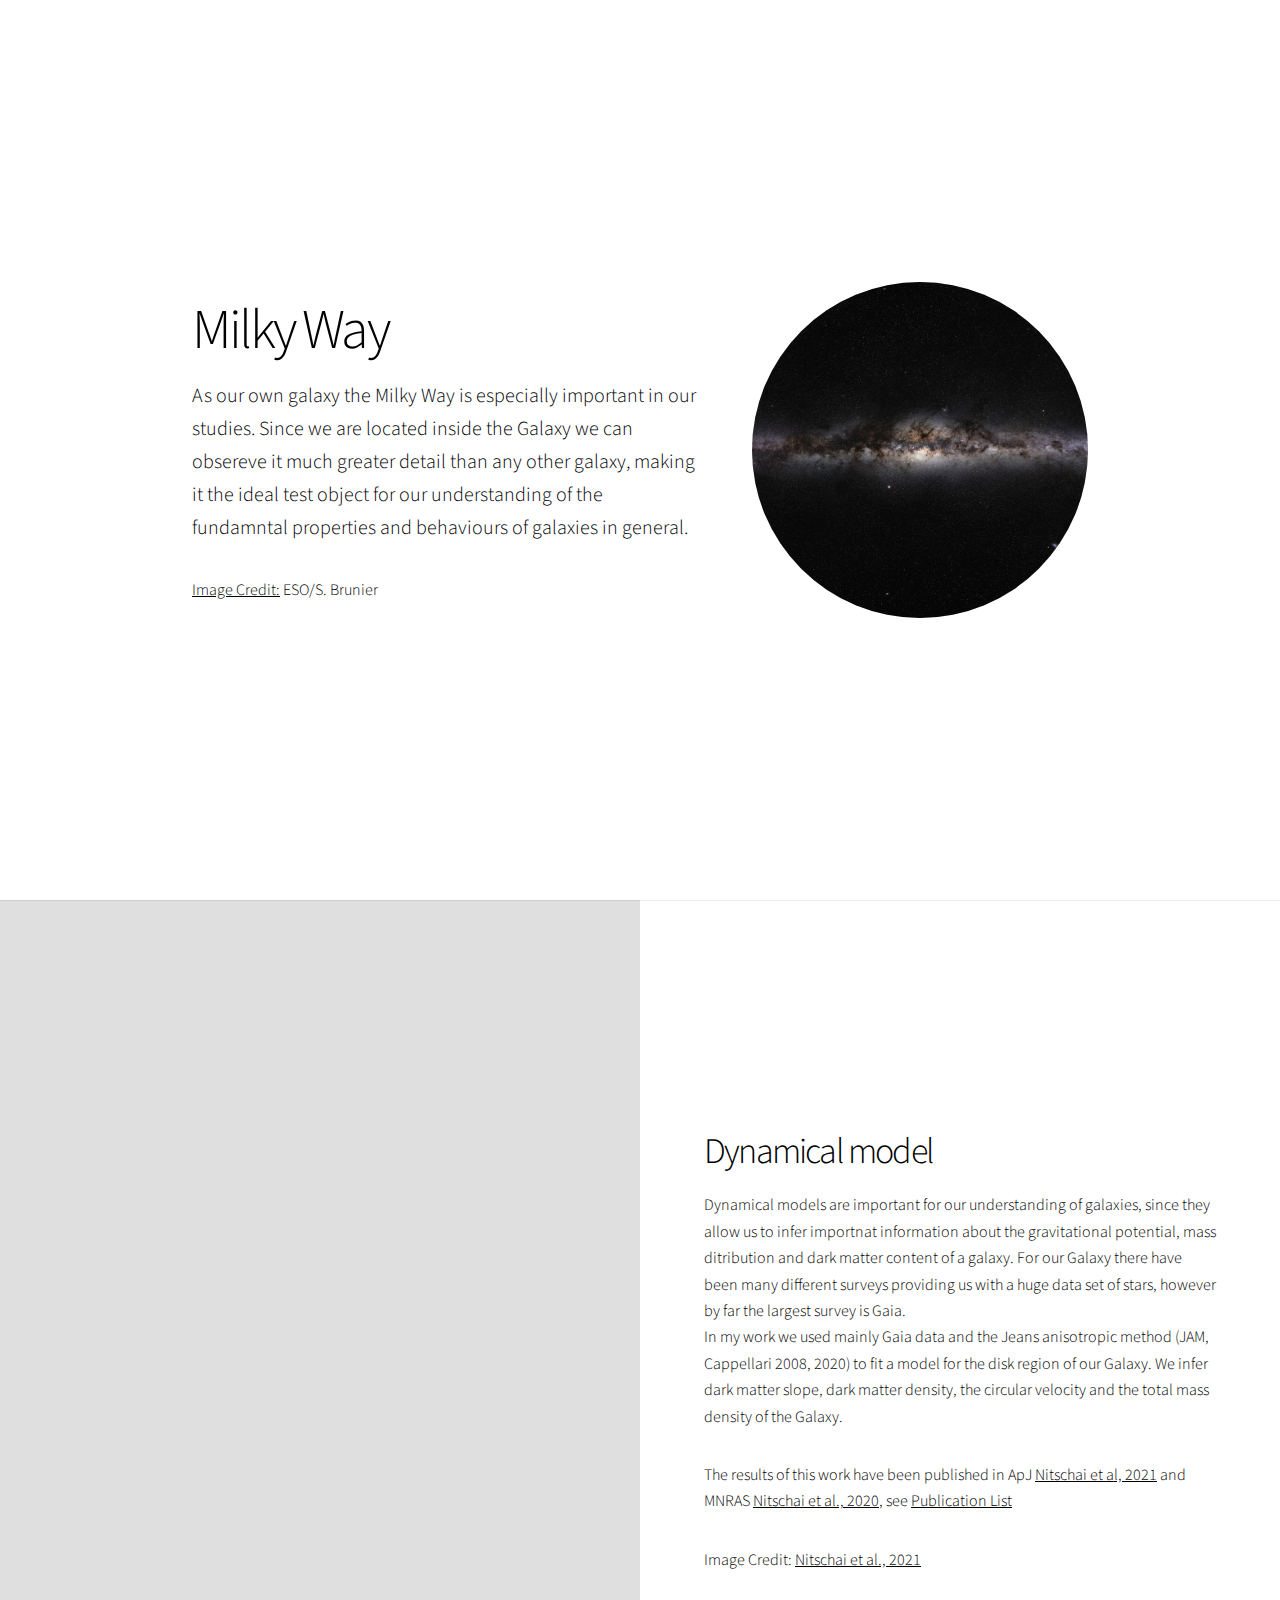
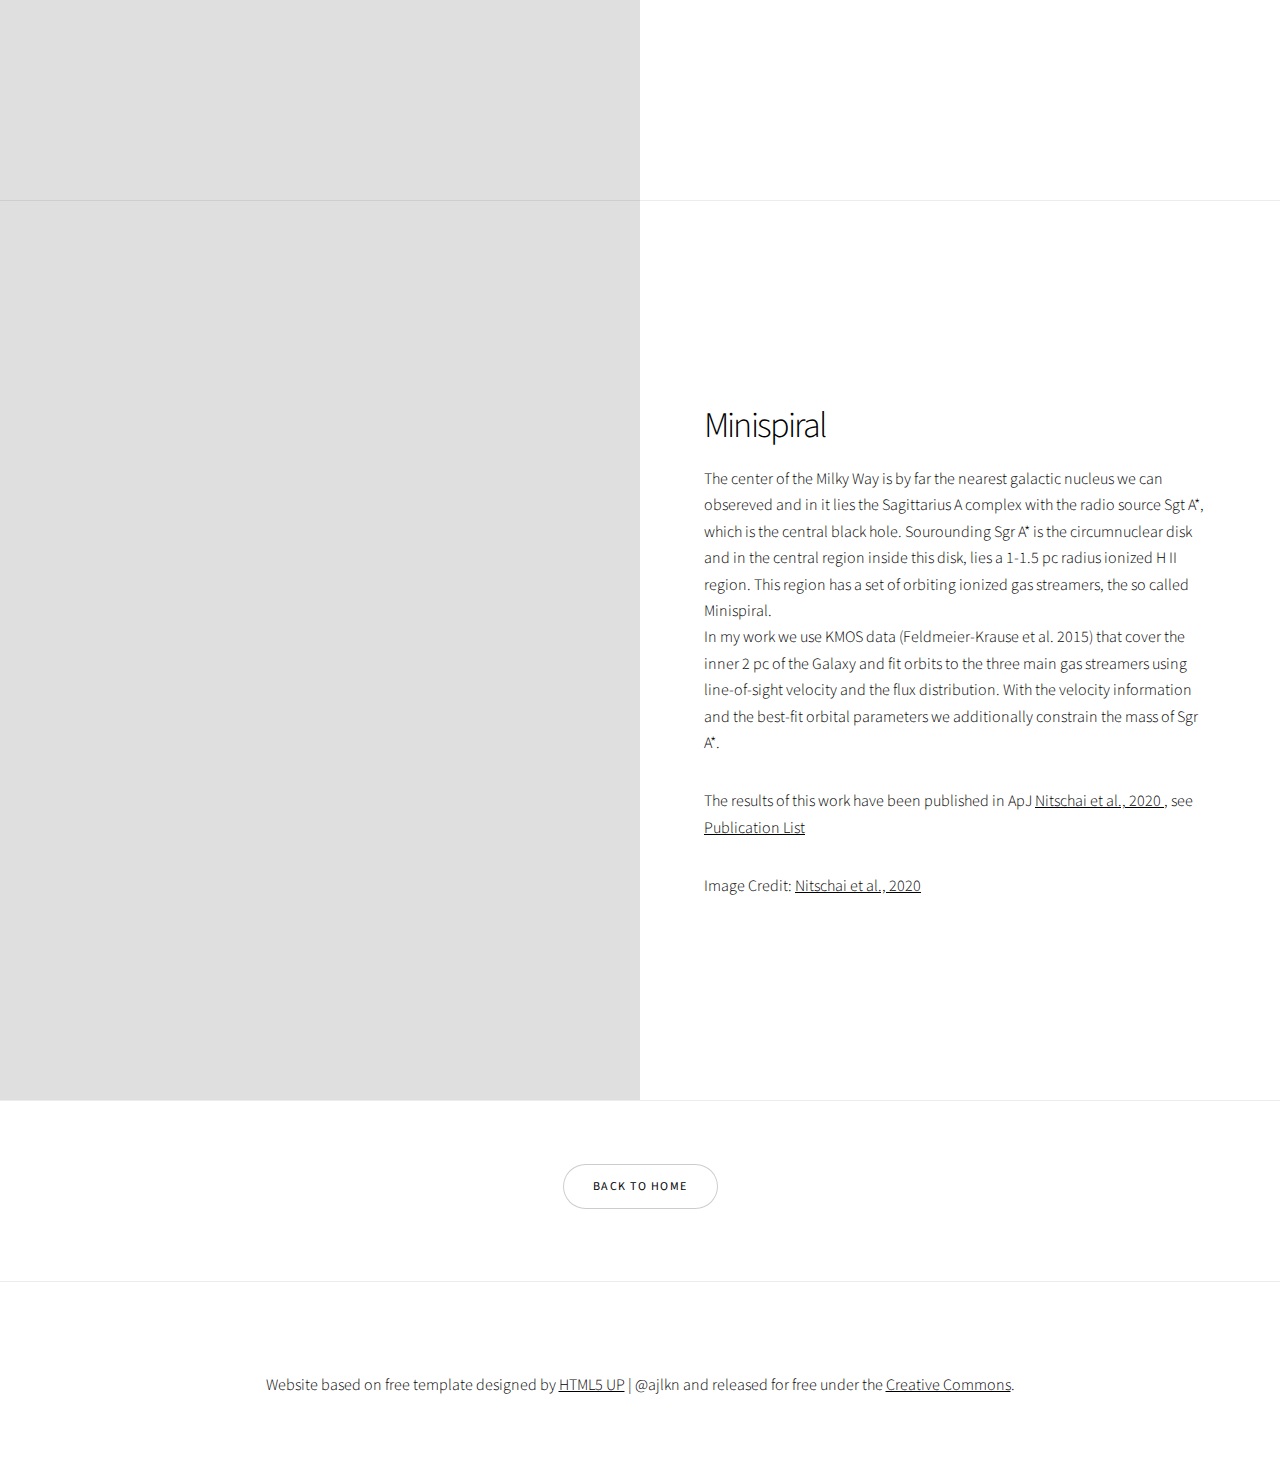
<file: milky_way.html>
<!DOCTYPE HTML>
<!--
	Story by HTML5 UP
	html5up.net | @ajlkn
	Free for personal and commercial use under the CCA 3.0 license (html5up.net/license)
-->
<html>
	<head>
		<title>Maria Selina Nitschai: Project Milky Way</title>
		<meta charset="utf-8" />
		<meta name="viewport" content="width=device-width, initial-scale=1, user-scalable=no" />
		<link rel="stylesheet" href="assets/css/main.css" />
		<noscript><link rel="stylesheet" href="assets/css/noscript.css" /></noscript>
	</head>
	<body class="is-preload">

		<!-- Wrapper -->
			<div id="wrapper" class="divided">

				<!-- One -->
					<section class="banner style3 orient-left content-align-left image-position-center fullscreen onload-image-fade-in onload-content-fade-right">
						<div class="content">
							<h1>Milky Way</h1>
							<p class="major"> 
                                                        As our own galaxy the Milky Way is especially important in our studies. Since we are located inside the Galaxy we can obsereve it much greater detail than any other galaxy, making it the ideal test object for our understanding of the fundamntal properties and behaviours of galaxies in general.
</p>
<p> <a href="https://www.hq.eso.org/public/images/eso0932a/" target="_blank">Image Credit:</a> ESO/S. Brunier </p>
							
						</div>
						<div class="image">
							<img src="images/MW_cut.jpg" alt=""/>
						</div>
					</section>
                                       

				<!-- Two -->
					<section class="banner style1 orient-right content-align-left image-position-left fullscreen onscroll-image-fade-in" id="jam">
						<div class="content">
							<h2>Dynamical model</h2>
							<p> Dynamical models are important for our understanding of galaxies, since they allow us to infer importnat information about the gravitational potential, mass ditribution and dark matter content of a galaxy. For our Galaxy there have been many different surveys providing us with a huge data set of stars, however by far the largest survey is Gaia.<br>
In my work we used mainly Gaia data and the Jeans anisotropic method (JAM, Cappellari 2008, 2020) to fit a model for the disk region of our Galaxy. We infer dark matter slope, dark matter density, the circular velocity and the total mass density of the Galaxy.
</p>
<p> The results of this work have been published in ApJ <a href="https://iopscience.iop.org/article/10.3847/1538-4357/ac04b5" target="_blank">Nitschai et al, 2021</a> and MNRAS <a href="https://academic.oup.com/mnras/article/494/4/6001/5825373" target="_blank">Nitschai et al., 2020</a>, see <a href="index.html#Publications" target="_blank">Publication List</a></p>
<p> Image Credit: <a href="https://iopscience.iop.org/article/10.3847/1538-4357/ac04b5" target="_blank">Nitschai et al., 2021 </a> </p>

				
						</div>
						<div class="image">
							<img src="images/JAM.jpg" alt=""/>
						</div>
					</section>


<!-- Two -->
					<section class="banner style1 orient-right content-align-left image-position-left fullscreen onscroll-image-fade-in" id="mini">
						<div class="content">
							<h2>Minispiral</h2>
							<p>The center of the Milky Way is by far the nearest galactic nucleus we can obsereved and in it lies the Sagittarius A complex with the radio source Sgt A*, which is the central black hole. Sourounding Sgr A* is the circumnuclear disk and in the central region inside this disk, lies a 1-1.5 pc radius ionized H II region. This region has a set of orbiting ionized gas streamers, the so called Minispiral. <br>
In my work we use KMOS data (Feldmeier-Krause et al. 2015) that cover the inner 2 pc of the Galaxy and fit orbits to the three main gas streamers using line-of-sight velocity and the flux distribution. With the velocity information and the best-fit orbital parameters we additionally constrain the mass of Sgr A*. </p>
<p> The results of this work have been published in ApJ <a href="https://iopscience.iop.org/article/10.3847/1538-4357/ab8ea8" target="_blank">Nitschai et al., 2020 </a>, see <a href="index.html#Publications" target="_blank">Publication List</a></p>

<p> Image Credit: <a href="https://iopscience.iop.org/article/10.3847/1538-4357/ab8ea8" target="_blank">Nitschai et al., 2020 </a> </p>
</div>
						<div class="image">
							<img src="images/minispiral.jpg" alt="" />
						</div>
					</section>
</section>

                                        <section class="wrapper style1 align-center">
						<div class="inner" id="back">

                                                <ul class="actions stacked">
					        <li><a href="index.html#MW" class="button">Back to Home</a></li>
					        </ul>
                                                </div>
                                      </section>
				<!-- Footer -->
					<footer class="wrapper style1 align-center">
						<div class="inner">
		
							<p><br>Website based on free template designed by <a href="https://html5up.net" target="_blank">HTML5 UP</a> | @ajlkn and released for free under the <a href="https://html5up.net/license" target="_blank">Creative Commons</a>.</p>
</p>
						</div>
					</footer>

			</div>
</section>

		<!-- Scripts -->
			<script src="assets/js/jquery.min.js"></script>
			<script src="assets/js/jquery.scrollex.min.js"></script>
			<script src="assets/js/jquery.scrolly.min.js"></script>
			<script src="assets/js/browser.min.js"></script>
			<script src="assets/js/breakpoints.min.js"></script>
			<script src="assets/js/util.js"></script>
			<script src="assets/js/main.js"></script>

	</body>
</html>
</file>
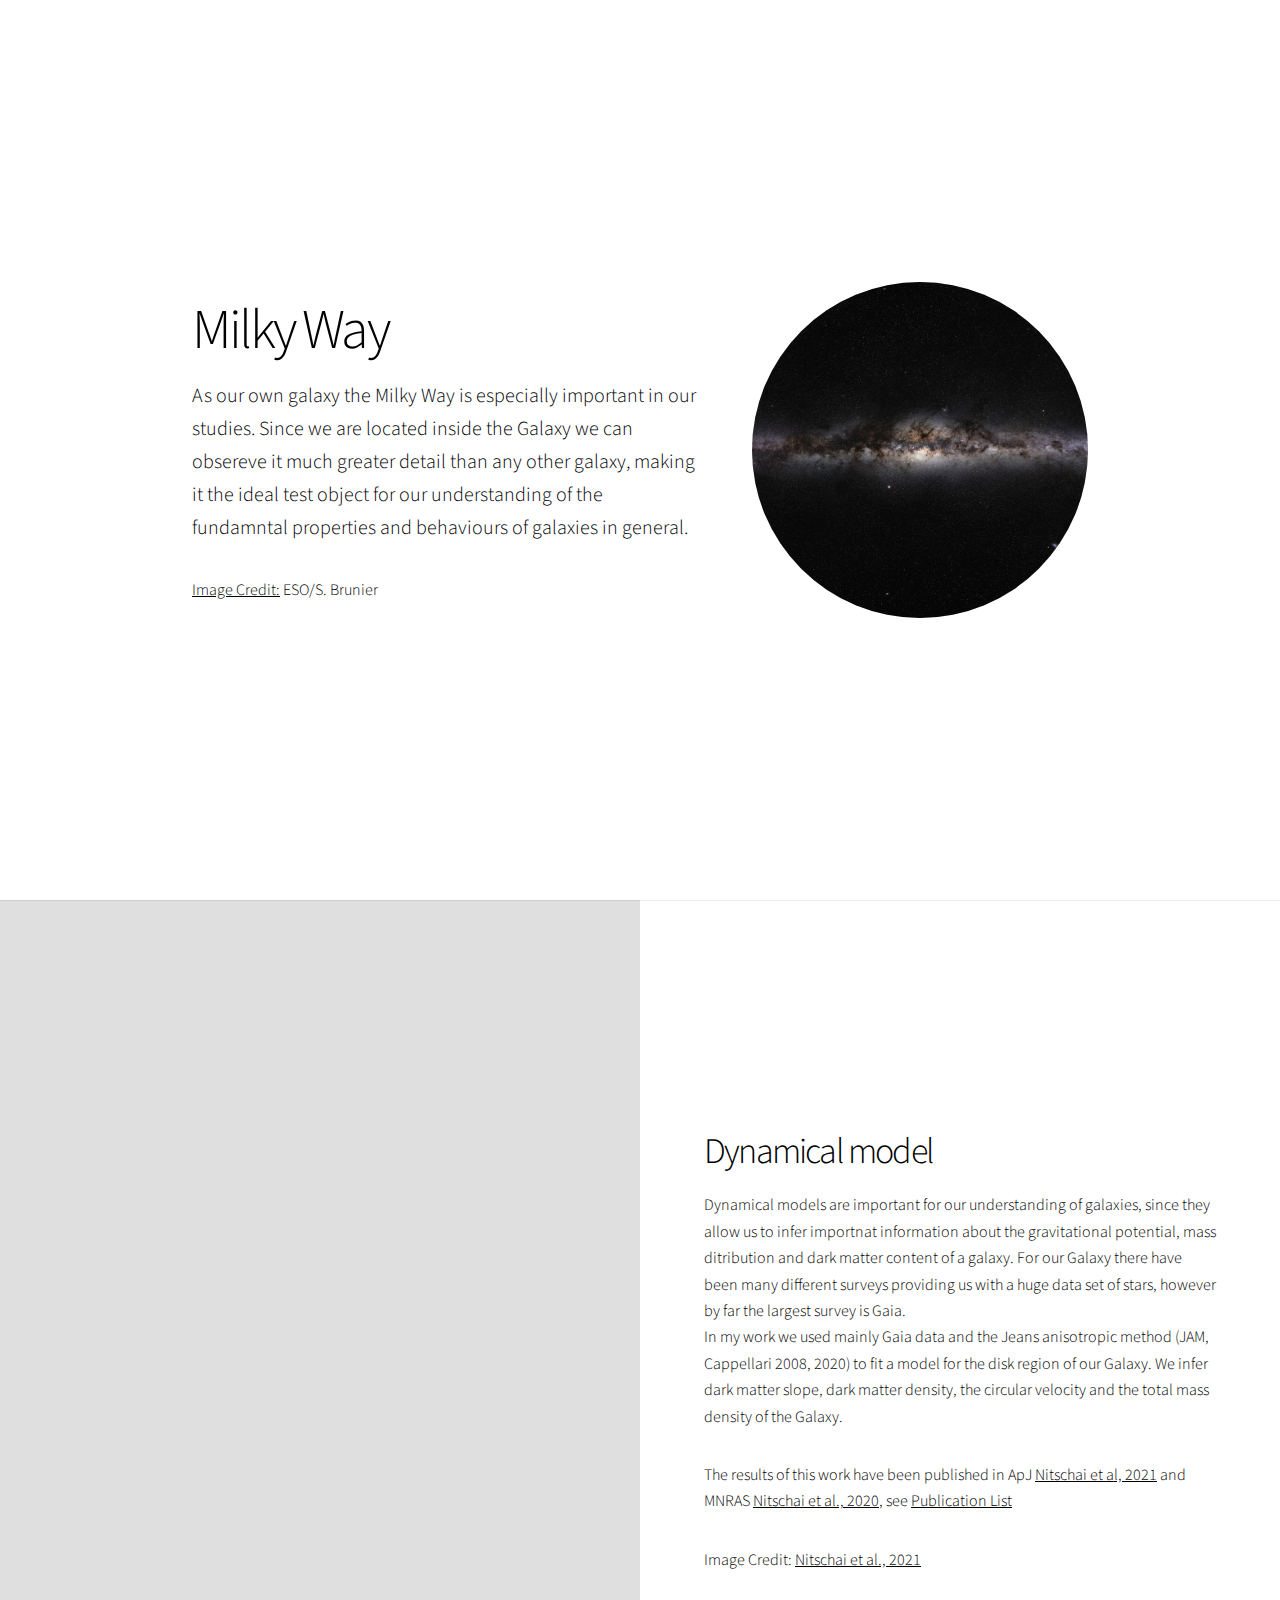
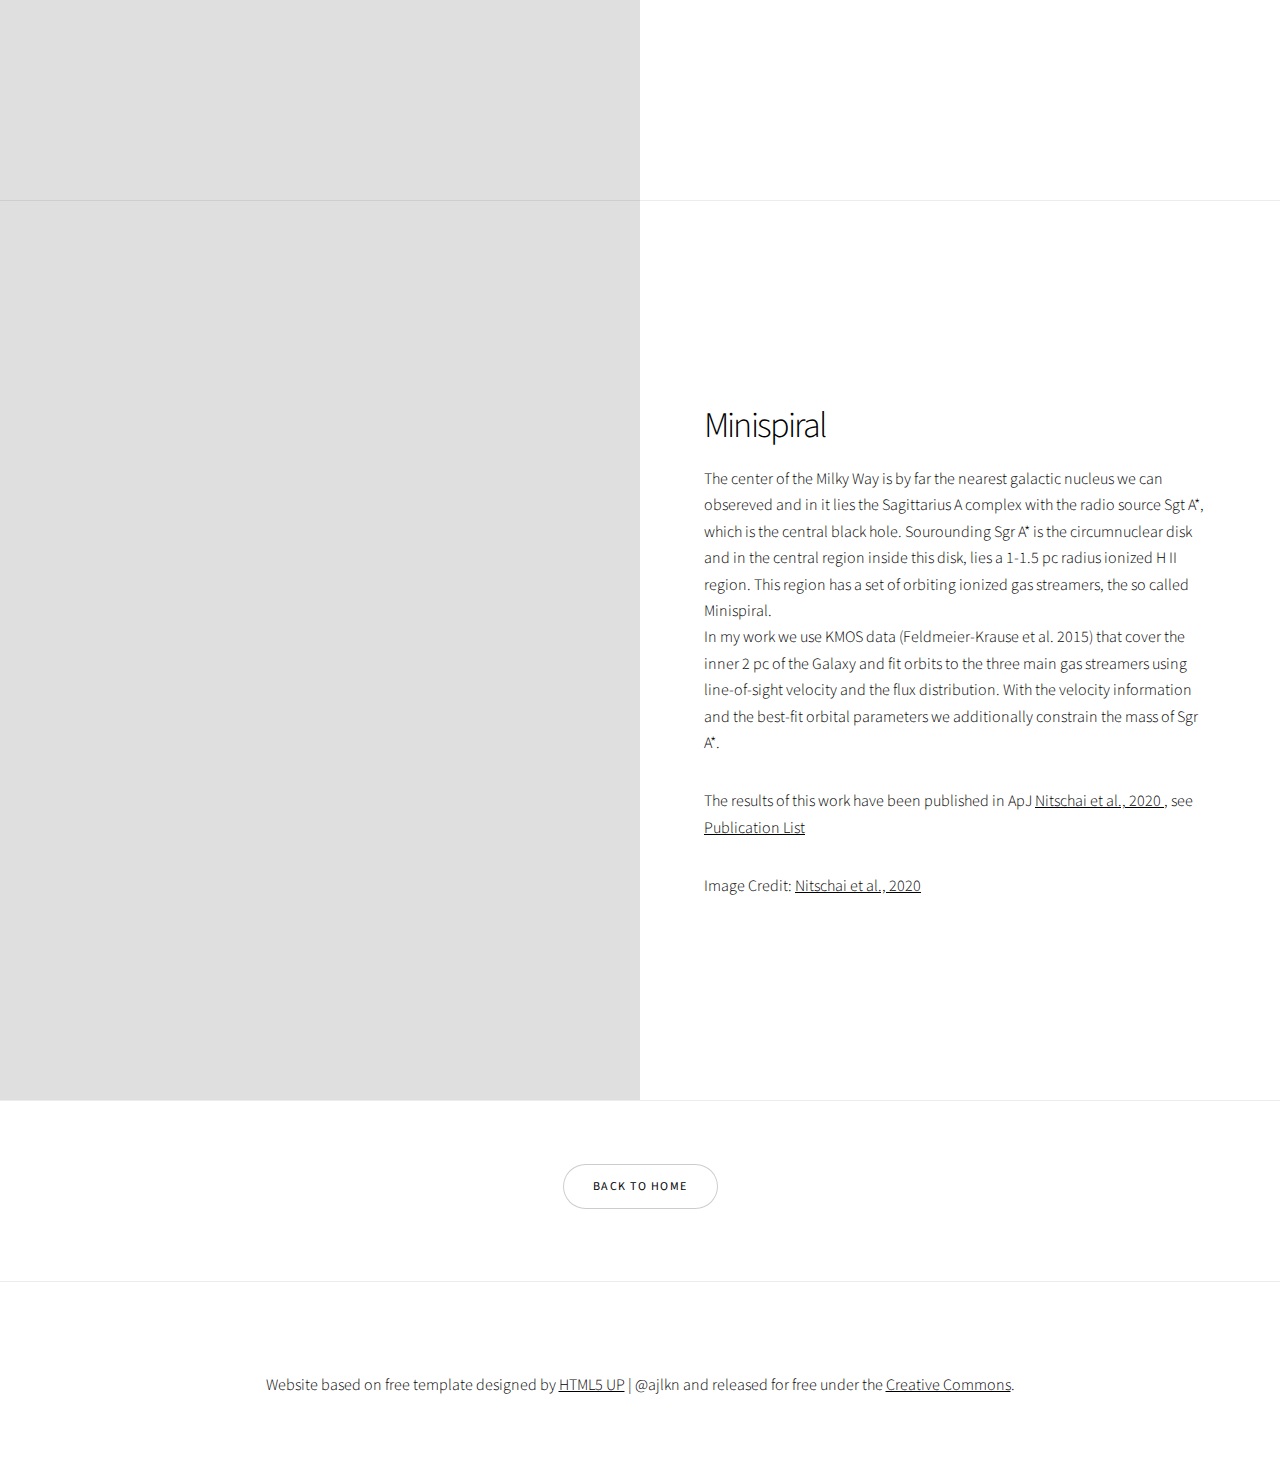
<file: page3.html>
<!DOCTYPE HTML>
<!--
	Story by HTML5 UP
	html5up.net | @ajlkn
	Free for personal and commercial use under the CCA 3.0 license (html5up.net/license)
-->
<html>
	<head>
		<title>Maria Selina Nitschai: Project Milky Way</title>
		<meta charset="utf-8" />
		<meta name="viewport" content="width=device-width, initial-scale=1, user-scalable=no" />
		<link rel="stylesheet" href="assets/css/main.css" />
		<noscript><link rel="stylesheet" href="assets/css/noscript.css" /></noscript>
	</head>
	<body class="is-preload">

		<!-- Wrapper -->
			<div id="wrapper" class="divided">

				<!-- One -->
					<section class="banner style3 orient-left content-align-left image-position-center fullscreen onload-image-fade-in onload-content-fade-right">
						<div class="content">
							<h1>Milky Way</h1>
							<p class="major"> 
                                                        As our own galaxy the Milky Way is especially important in our studies. Since we are located inside the Galaxy we can obsereve it much greater detail than any other galaxy, making it the ideal test object for our understanding of the fundamntal properties and behaviours of galaxies in general.
</p>
<p> <a href="https://www.hq.eso.org/public/images/eso0932a/" target="_blank">Image Credit:</a> ESO/S. Brunier </p>
							
						</div>
						<div class="image">
							<img src="images/MW_cut.jpg" alt=""/>
						</div>
					</section>
                                       

				<!-- Two -->
					<section class="banner style1 orient-right content-align-left image-position-left fullscreen onscroll-image-fade-in" id="jam">
						<div class="content">
							<h2>Dynamical model</h2>
							<p> Dynamical models are important for our understanding of galaxies, since they allow us to infer importnat information about the gravitational potential, mass ditribution and dark matter content of a galaxy. For our Galaxy there have been many different surveys providing us with a huge data set of stars, however by far the largest survey is Gaia.<br>
In my work we used mainly Gaia data and the Jeans anisotropic method (JAM, Cappellari 2008, 2020) to fit a model for the disk region of our Galaxy. We infer dark matter slope, dark matter density, the circular velocity and the total mass density of the Galaxy.
</p>
<p> The results of this work have been published in ApJ <a href="https://iopscience.iop.org/article/10.3847/1538-4357/ac04b5" target="_blank">Nitschai et al, 2021</a> and MNRAS <a href="https://academic.oup.com/mnras/article/494/4/6001/5825373" target="_blank">Nitschai et al., 2020</a>, see <a href="index.html#Publication" target="_blank">Publication List</a></p>
<p> Image Credit: <a href="https://iopscience.iop.org/article/10.3847/1538-4357/ac04b5" target="_blank">Nitschai et al., 2021 </a> </p>

				
						</div>
						<div class="image">
							<img src="images/JAM.jpg" alt=""/>
						</div>
					</section>


<!-- Two -->
					<section class="banner style1 orient-right content-align-left image-position-left fullscreen onscroll-image-fade-in" id="mini">
						<div class="content">
							<h2>Minispiral</h2>
							<p>The center of the Milky Way is by far the nearest galactic nucleus we can obsereved and in it lies the Sagittarius A complex with the radio source Sgt A*, which is the central black hole. Sourounding Sgr A* is the circumnuclear disk and in the central region inside this disk, lies a 1-1.5 pc radius ionized H II region. This region has a set of orbiting ionized gas streamers, the so called Minispiral. <br>
In my work we use KMOS data (Feldmeier-Krause et al. 2015) that cover the inner 2 pc of the Galaxy and fit orbits to the three main gas streamers using line-of-sight velocity and the flux distribution. With the velocity information and the best-fit orbital parameters we additionally constrain the mass of Sgr A*. </p>
<p> The results of this work have been published in ApJ <a href="https://iopscience.iop.org/article/10.3847/1538-4357/ab8ea8" target="_blank">Nitschai et al., 2020 </a>, see <a href="index.html#Publication" target="_blank">Publication List</a></p>

<p> Image Credit: <a href="https://iopscience.iop.org/article/10.3847/1538-4357/ab8ea8" target="_blank">Nitschai et al., 2020 </a> </p>
</div>
						<div class="image">
							<img src="images/minispiral.jpg" alt="" />
						</div>
					</section>
</section>

                                        <section class="wrapper style1 align-center">
						<div class="inner" id="back">

                                                <ul class="actions stacked">
					        <li><a href="index.html#MW" class="button">Back to Home</a></li>
					        </ul>
                                                </div>
                                      </section>
				<!-- Footer -->
					<footer class="wrapper style1 align-center">
						<div class="inner">
		
							<p><br>Website based on free template designed by <a href="https://html5up.net" target="_blank">HTML5 UP</a> | @ajlkn and released for free under the <a href="https://html5up.net/license" target="_blank">Creative Commons</a>.</p>
</p>
						</div>
					</footer>

			</div>
</section>

		<!-- Scripts -->
			<script src="assets/js/jquery.min.js"></script>
			<script src="assets/js/jquery.scrollex.min.js"></script>
			<script src="assets/js/jquery.scrolly.min.js"></script>
			<script src="assets/js/browser.min.js"></script>
			<script src="assets/js/breakpoints.min.js"></script>
			<script src="assets/js/util.js"></script>
			<script src="assets/js/main.js"></script>

	</body>
</html>
</file>
<file: assets/css/noscript.css>
/*
	Story by HTML5 UP
	html5up.net | @ajlkn
	Free for personal and commercial use under the CCA 3.0 license (html5up.net/license)
*/

/* Banner (transitions) */

	.banner.onload-content-fade-up .content {
		-moz-transition: none;
		-webkit-transition: none;
		-ms-transition: none;
		transition: none;
	}

	body.is-preload .banner.onload-content-fade-up .content {
		-moz-transform: none;
		-webkit-transform: none;
		-ms-transform: none;
		transform: none;
		opacity: 1;
	}

	.banner.onload-content-fade-down .content {
		-moz-transition: none;
		-webkit-transition: none;
		-ms-transition: none;
		transition: none;
	}

	body.is-preload .banner.onload-content-fade-down .content {
		-moz-transform: none;
		-webkit-transform: none;
		-ms-transform: none;
		transform: none;
		opacity: 1;
	}

	.banner.onload-content-fade-left .content {
		-moz-transition: none;
		-webkit-transition: none;
		-ms-transition: none;
		transition: none;
	}

	body.is-preload .banner.onload-content-fade-left .content {
		-moz-transform: none;
		-webkit-transform: none;
		-ms-transform: none;
		transform: none;
		opacity: 1;
	}

	.banner.onload-content-fade-right .content {
		-moz-transition: none;
		-webkit-transition: none;
		-ms-transition: none;
		transition: none;
	}

	body.is-preload .banner.onload-content-fade-right .content {
		-moz-transform: none;
		-webkit-transform: none;
		-ms-transform: none;
		transform: none;
		opacity: 1;
	}

	.banner.onload-content-fade-in .content {
		-moz-transition: none;
		-webkit-transition: none;
		-ms-transition: none;
		transition: none;
	}

	body.is-preload .banner.onload-content-fade-in .content {
		-moz-transform: none;
		-webkit-transform: none;
		-ms-transform: none;
		transform: none;
		opacity: 1;
	}

	.banner.onload-image-fade-up .image {
		-moz-transition: none;
		-webkit-transition: none;
		-ms-transition: none;
		transition: none;
	}

		.banner.onload-image-fade-up .image img {
			-moz-transition: none;
			-webkit-transition: none;
			-ms-transition: none;
			transition: none;
		}

	body.is-preload .banner.onload-image-fade-up .image {
		-moz-transform: none;
		-webkit-transform: none;
		-ms-transform: none;
		transform: none;
		opacity: 1;
	}

		body.is-preload .banner.onload-image-fade-up .image img {
			opacity: 1;
		}

	.banner.onload-image-fade-down .image {
		-moz-transition: none;
		-webkit-transition: none;
		-ms-transition: none;
		transition: none;
	}

		.banner.onload-image-fade-down .image img {
			-moz-transition: none;
			-webkit-transition: none;
			-ms-transition: none;
			transition: none;
		}

	body.is-preload .banner.onload-image-fade-down .image {
		-moz-transform: none;
		-webkit-transform: none;
		-ms-transform: none;
		transform: none;
		opacity: 1;
	}

		body.is-preload .banner.onload-image-fade-down .image img {
			opacity: 1;
		}

	.banner.onload-image-fade-left .image {
		-moz-transition: none;
		-webkit-transition: none;
		-ms-transition: none;
		transition: none;
	}

		.banner.onload-image-fade-left .image img {
			-moz-transition: none;
			-webkit-transition: none;
			-ms-transition: none;
			transition: none;
		}

	body.is-preload .banner.onload-image-fade-left .image {
		-moz-transform: none;
		-webkit-transform: none;
		-ms-transform: none;
		transform: none;
		opacity: 1;
	}

		body.is-preload .banner.onload-image-fade-left .image img {
			opacity: 1;
		}

	.banner.onload-image-fade-right .image {
		-moz-transition: none;
		-webkit-transition: none;
		-ms-transition: none;
		transition: none;
	}

		.banner.onload-image-fade-right .image img {
			-moz-transition: none;
			-webkit-transition: none;
			-ms-transition: none;
			transition: none;
		}

	body.is-preload .banner.onload-image-fade-right .image {
		-moz-transform: none;
		-webkit-transform: none;
		-ms-transform: none;
		transform: none;
		opacity: 1;
	}

		body.is-preload .banner.onload-image-fade-right .image img {
			opacity: 1;
		}

	.banner.onload-image-fade-in .image img {
		-moz-transition: none;
		-webkit-transition: none;
		-ms-transition: none;
		transition: none;
	}

	body.is-preload .banner.onload-image-fade-in .image img {
		opacity: 1;
	}

	.banner.onscroll-content-fade-up .content {
		-moz-transition: none;
		-webkit-transition: none;
		-ms-transition: none;
		transition: none;
	}

	.banner.onscroll-content-fade-up.is-inactive .content {
		-moz-transform: none;
		-webkit-transform: none;
		-ms-transform: none;
		transform: none;
		opacity: 1;
	}

	.banner.onscroll-content-fade-down .content {
		-moz-transition: none;
		-webkit-transition: none;
		-ms-transition: none;
		transition: none;
	}

	.banner.onscroll-content-fade-down.is-inactive .content {
		-moz-transform: none;
		-webkit-transform: none;
		-ms-transform: none;
		transform: none;
		opacity: 1;
	}

	.banner.onscroll-content-fade-left .content {
		-moz-transition: none;
		-webkit-transition: none;
		-ms-transition: none;
		transition: none;
	}

	.banner.onscroll-content-fade-left.is-inactive .content {
		-moz-transform: none;
		-webkit-transform: none;
		-ms-transform: none;
		transform: none;
		opacity: 1;
	}

	.banner.onscroll-content-fade-right .content {
		-moz-transition: none;
		-webkit-transition: none;
		-ms-transition: none;
		transition: none;
	}

	.banner.onscroll-content-fade-right.is-inactive .content {
		-moz-transform: none;
		-webkit-transform: none;
		-ms-transform: none;
		transform: none;
		opacity: 1;
	}

	.banner.onscroll-content-fade-in .content {
		-moz-transition: none;
		-webkit-transition: none;
		-ms-transition: none;
		transition: none;
	}

	.banner.onscroll-content-fade-in.is-inactive .content {
		-moz-transform: none;
		-webkit-transform: none;
		-ms-transform: none;
		transform: none;
		opacity: 1;
	}

	.banner.onscroll-image-fade-up .image {
		-moz-transition: none;
		-webkit-transition: none;
		-ms-transition: none;
		transition: none;
	}

		.banner.onscroll-image-fade-up .image img {
			-moz-transition: none;
			-webkit-transition: none;
			-ms-transition: none;
			transition: none;
		}

	.banner.onscroll-image-fade-up.is-inactive .image {
		-moz-transform: none;
		-webkit-transform: none;
		-ms-transform: none;
		transform: none;
		opacity: 1;
	}

		.banner.onscroll-image-fade-up.is-inactive .image img {
			opacity: 1;
		}

	.banner.onscroll-image-fade-down .image {
		-moz-transition: none;
		-webkit-transition: none;
		-ms-transition: none;
		transition: none;
	}

		.banner.onscroll-image-fade-down .image img {
			-moz-transition: none;
			-webkit-transition: none;
			-ms-transition: none;
			transition: none;
		}

	.banner.onscroll-image-fade-down.is-inactive .image {
		-moz-transform: none;
		-webkit-transform: none;
		-ms-transform: none;
		transform: none;
		opacity: 1;
	}

		.banner.onscroll-image-fade-down.is-inactive .image img {
			opacity: 1;
		}

	.banner.onscroll-image-fade-left .image {
		-moz-transition: none;
		-webkit-transition: none;
		-ms-transition: none;
		transition: none;
	}

		.banner.onscroll-image-fade-left .image img {
			-moz-transition: none;
			-webkit-transition: none;
			-ms-transition: none;
			transition: none;
		}

	.banner.onscroll-image-fade-left.is-inactive .image {
		-moz-transform: none;
		-webkit-transform: none;
		-ms-transform: none;
		transform: none;
		opacity: 1;
	}

		.banner.onscroll-image-fade-left.is-inactive .image img {
			opacity: 1;
		}

	.banner.onscroll-image-fade-right .image {
		-moz-transition: none;
		-webkit-transition: none;
		-ms-transition: none;
		transition: none;
	}

		.banner.onscroll-image-fade-right .image img {
			-moz-transition: none;
			-webkit-transition: none;
			-ms-transition: none;
			transition: none;
		}

	.banner.onscroll-image-fade-right.is-inactive .image {
		-moz-transform: none;
		-webkit-transform: none;
		-ms-transform: none;
		transform: none;
		opacity: 1;
	}

		.banner.onscroll-image-fade-right.is-inactive .image img {
			opacity: 1;
		}

	.banner.onscroll-image-fade-in .image img {
		-moz-transition: none;
		-webkit-transition: none;
		-ms-transition: none;
		transition: none;
	}

	.banner.onscroll-image-fade-in.is-inactive .image img {
		opacity: 1;
	}
</file>
<file: assets/css/main.css>
@import url(fontawesome-all.min.css);
@import url("https://fonts.googleapis.com/css?family=Source+Sans+Pro:300,300i,400,400i");

/*
	Story by HTML5 UP
	html5up.net | @ajlkn
	Free for personal and commercial use under the CCA 3.0 license (html5up.net/license)
*/

html, body, div, span, applet, object,
iframe, h1, h2, h3, h4, h5, h6, p, blockquote,
pre, a, abbr, acronym, address, big, cite,
code, del, dfn, em, img, ins, kbd, q, s, samp,
small, strike, strong, sub, sup, tt, var, b,
u, i, center, dl, dt, dd, ol, ul, li, fieldset,
form, label, legend, table, caption, tbody,
tfoot, thead, tr, th, td, article, aside,
canvas, details, embed, figure, figcaption,
footer, header, hgroup, menu, nav, output, ruby,
section, summary, time, mark, audio, video {
	margin: 0;
	padding: 0;
	border: 0;
	font-size: 100%;
	font: inherit;
	vertical-align: baseline;}

article, aside, details, figcaption, figure,
footer, header, hgroup, menu, nav, section {
	display: block;}

body {
	line-height: 1;
}

ol, ul {
	list-style: none;
}

blockquote, q {
	quotes: none;
}

	blockquote:before, blockquote:after, q:before, q:after {
		content: '';
		content: none;
	}

table {
	border-collapse: collapse;
	border-spacing: 0;
}

body {
	-webkit-text-size-adjust: none;
}

mark {
	background-color: transparent;
	color: inherit;
}

input::-moz-focus-inner {
	border: 0;
	padding: 0;
}

input, select, textarea {
	-moz-appearance: none;
	-webkit-appearance: none;
	-ms-appearance: none;
	appearance: none;
}

/* Basic */

	@-ms-viewport {
		width: device-width;
	}

	body {
		-ms-overflow-style: scrollbar;
	}

	@media screen and (max-width: 480px) {

		html, body {
			min-width: 320px;
		}

	}

	html {
		box-sizing: border-box;
	}

	*, *:before, *:after {
		box-sizing: inherit;
	}

	body {
		background: #ffffff;
	}

		body.is-preload *, body.is-preload *:before, body.is-preload *:after {
			-moz-animation: none !important;
			-webkit-animation: none !important;
			-ms-animation: none !important;
			animation: none !important;
			-moz-transition: none !important;
			-webkit-transition: none !important;
			-ms-transition: none !important;
			transition: none !important;
		}

/* Type */

	html {
		font-size: 18pt;
	}

		@media screen and (max-width: 1680px) {

			html {
				font-size: 14pt;
			}

		}

		@media screen and (max-width: 1280px) {

			html {
				font-size: 12pt;
			}

		}

		@media screen and (max-width: 736px) {

			html {
				font-size: 11pt;
			}

		}

		@media screen and (max-width: 360px) {

			html {
				font-size: 10pt;
			}

		}

	body {
		background-color: #ffffff;
		color: #000000;
	}

	body, input, select, textarea {
		font-family: "Source Sans Pro", Helvetica, sans-serif;
		font-size: 1rem;
		font-weight: 300;
		line-height: 1.65;
	}

	a {
		-moz-transition: color 0.2s ease-in-out;
		-webkit-transition: color 0.2s ease-in-out;
		-ms-transition: color 0.2s ease-in-out;
		transition: color 0.2s ease-in-out;
		text-decoration: underline;
	}

		a:hover {
			text-decoration: none;
		}

	strong, b {
		font-weight: 400;
	}

	em, i {
		font-style: italic;
	}

	p {
		margin: 0 0 2rem 0;
	}

		p.major {
			font-size: 1.25rem;
		}

	h1, h2, h3, h4, h5, h6 {
		font-weight: 300;
		line-height: 1.375;
		letter-spacing: -0.05em;
		margin: 0 0 1rem 0;
	}

		h1 a, h2 a, h3 a, h4 a, h5 a, h6 a {
			color: inherit;
			text-decoration: none;
		}

	h1 {
		font-size: 3.5rem;
		line-height: 1.2;
	}

	h2 {
		font-size: 2.25rem;
	}

	h3 {
		font-size: 1.5rem;
	}

	h4 {
		font-size: 1.1rem;
	}

	h5 {
		font-size: 0.9rem;
	}

	h6 {
		font-size: 0.7rem;
	}

	sub {
		font-size: 0.8rem;
		position: relative;
		top: 0.5rem;
	}

	sup {
		font-size: 0.8rem;
		position: relative;
		top: -0.5rem;
	}

	blockquote {
		border-left: solid 4px;
		font-style: italic;
		margin: 0 0 2rem 0;
		padding: 0.5rem 0 0.5rem 2rem;
	}

	code {
		border-radius: 4px;
		font-family: "Courier New", monospace;
		font-size: 0.9em;
		margin: 0 0.25rem;
		padding: 0.25rem 0.325rem;
	}

	pre {
		-webkit-overflow-scrolling: touch;
		font-family: "Courier New", monospace;
		font-size: 0.9em;
		margin: 0 0 2rem 0;
	}

		pre code {
			display: block;
			line-height: 1.5;
			padding: 0.75rem 1rem;
			overflow-x: auto;
		}

	hr {
		border: 0;
		border-bottom: solid 1px;
		margin: 2.5rem 0;
	}

		hr.major {
			margin: 3.5rem 0;
		}

	.align-left {
		text-align: left;
	}

	.align-center {
		text-align: center;
	}

	.align-right {
		text-align: right;
	}

	@media screen and (max-width: 736px) {

		p.major {
			font-size: 1.1rem;
		}

		h1 {
			font-size: 2.5rem;
		}

		h2 {
			font-size: 2rem;
		}

		h3 {
			font-size: 1.25rem;
		}

		h4 {
			font-size: 1rem;
		}

	}

	input, select, textarea {
		color: #000000;
	}

	a {
		color: #000000;
	}

		a:hover {
			color: #47D3E5;
		}

	strong, b {
		color: #000000;
	}

	h1, h2, h3, h4, h5, h6 {
		color: #000000;
	}

	blockquote {
		border-left-color: rgba(0, 0, 0, 0.2);
	}

	code {
		background: rgba(0, 0, 0, 0.05);
		border-color: rgba(0, 0, 0, 0.2);
	}

	hr {
		border-bottom-color: rgba(0, 0, 0, 0.2);
	}

/* Row */

	.row {
		display: flex;
		flex-wrap: wrap;
		box-sizing: border-box;
		align-items: stretch;
	}

		.row > * {
			box-sizing: border-box;
		}

		.row.gtr-uniform > * > :last-child {
			margin-bottom: 0;
		}

		.row.aln-left {
			justify-content: flex-start;
		}

		.row.aln-center {
			justify-content: center;
		}

		.row.aln-right {
			justify-content: flex-end;
		}

		.row.aln-top {
			align-items: flex-start;
		}

		.row.aln-middle {
			align-items: center;
		}

		.row.aln-bottom {
			align-items: flex-end;
		}

		.row > .imp {
			order: -1;
		}

		.row > .col-1 {
			width: 8.33333%;
		}

		.row > .off-1 {
			margin-left: 8.33333%;
		}

		.row > .col-2 {
			width: 16.66667%;
		}

		.row > .off-2 {
			margin-left: 16.66667%;
		}

		.row > .col-3 {
			width: 25%;
		}

		.row > .off-3 {
			margin-left: 25%;
		}

		.row > .col-4 {
			width: 33.33333%;
		}

		.row > .off-4 {
			margin-left: 33.33333%;
		}

		.row > .col-5 {
			width: 41.66667%;
		}

		.row > .off-5 {
			margin-left: 41.66667%;
		}

		.row > .col-6 {
			width: 50%;
		}

		.row > .off-6 {
			margin-left: 50%;
		}

		.row > .col-7 {
			width: 58.33333%;
		}

		.row > .off-7 {
			margin-left: 58.33333%;
		}

		.row > .col-8 {
			width: 66.66667%;
		}

		.row > .off-8 {
			margin-left: 66.66667%;
		}

		.row > .col-9 {
			width: 75%;
		}

		.row > .off-9 {
			margin-left: 75%;
		}

		.row > .col-10 {
			width: 83.33333%;
		}

		.row > .off-10 {
			margin-left: 83.33333%;
		}

		.row > .col-11 {
			width: 91.66667%;
		}

		.row > .off-11 {
			margin-left: 91.66667%;
		}

		.row > .col-12 {
			width: 100%;
		}

		.row > .off-12 {
			margin-left: 100%;
		}

		.row.gtr-0 {
			margin-top: 0;
			margin-left: 0rem;
		}

			.row.gtr-0 > * {
				padding: 0 0 0 0rem;
			}

			.row.gtr-0.gtr-uniform {
				margin-top: 0rem;
			}

				.row.gtr-0.gtr-uniform > * {
					padding-top: 0rem;
				}

		.row.gtr-25 {
			margin-top: 0;
			margin-left: -0.5rem;
		}

			.row.gtr-25 > * {
				padding: 0 0 0 0.5rem;
			}

			.row.gtr-25.gtr-uniform {
				margin-top: -0.5rem;
			}

				.row.gtr-25.gtr-uniform > * {
					padding-top: 0.5rem;
				}

		.row.gtr-50 {
			margin-top: 0;
			margin-left: -1rem;
		}

			.row.gtr-50 > * {
				padding: 0 0 0 1rem;
			}

			.row.gtr-50.gtr-uniform {
				margin-top: -1rem;
			}

				.row.gtr-50.gtr-uniform > * {
					padding-top: 1rem;
				}

		.row {
			margin-top: 0;
			margin-left: -2rem;
		}

			.row > * {
				padding: 0 0 0 2rem;
			}

			.row.gtr-uniform {
				margin-top: -2rem;
			}

				.row.gtr-uniform > * {
					padding-top: 2rem;
				}

		.row.gtr-150 {
			margin-top: 0;
			margin-left: -3rem;
		}

			.row.gtr-150 > * {
				padding: 0 0 0 3rem;
			}

			.row.gtr-150.gtr-uniform {
				margin-top: -3rem;
			}

				.row.gtr-150.gtr-uniform > * {
					padding-top: 3rem;
				}

		.row.gtr-200 {
			margin-top: 0;
			margin-left: -4rem;
		}

			.row.gtr-200 > * {
				padding: 0 0 0 4rem;
			}

			.row.gtr-200.gtr-uniform {
				margin-top: -4rem;
			}

				.row.gtr-200.gtr-uniform > * {
					padding-top: 4rem;
				}

		@media screen and (max-width: 1680px) {

			.row {
				display: flex;
				flex-wrap: wrap;
				box-sizing: border-box;
				align-items: stretch;
			}

				.row > * {
					box-sizing: border-box;
				}

				.row.gtr-uniform > * > :last-child {
					margin-bottom: 0;
				}

				.row.aln-left {
					justify-content: flex-start;
				}

				.row.aln-center {
					justify-content: center;
				}

				.row.aln-right {
					justify-content: flex-end;
				}

				.row.aln-top {
					align-items: flex-start;
				}

				.row.aln-middle {
					align-items: center;
				}

				.row.aln-bottom {
					align-items: flex-end;
				}

				.row > .imp-xlarge {
					order: -1;
				}

				.row > .col-1-xlarge {
					width: 8.33333%;
				}

				.row > .off-1-xlarge {
					margin-left: 8.33333%;
				}

				.row > .col-2-xlarge {
					width: 16.66667%;
				}

				.row > .off-2-xlarge {
					margin-left: 16.66667%;
				}

				.row > .col-3-xlarge {
					width: 25%;
				}

				.row > .off-3-xlarge {
					margin-left: 25%;
				}

				.row > .col-4-xlarge {
					width: 33.33333%;
				}

				.row > .off-4-xlarge {
					margin-left: 33.33333%;
				}

				.row > .col-5-xlarge {
					width: 41.66667%;
				}

				.row > .off-5-xlarge {
					margin-left: 41.66667%;
				}

				.row > .col-6-xlarge {
					width: 50%;
				}

				.row > .off-6-xlarge {
					margin-left: 50%;
				}

				.row > .col-7-xlarge {
					width: 58.33333%;
				}

				.row > .off-7-xlarge {
					margin-left: 58.33333%;
				}

				.row > .col-8-xlarge {
					width: 66.66667%;
				}

				.row > .off-8-xlarge {
					margin-left: 66.66667%;
				}

				.row > .col-9-xlarge {
					width: 75%;
				}

				.row > .off-9-xlarge {
					margin-left: 75%;
				}

				.row > .col-10-xlarge {
					width: 83.33333%;
				}

				.row > .off-10-xlarge {
					margin-left: 83.33333%;
				}

				.row > .col-11-xlarge {
					width: 91.66667%;
				}

				.row > .off-11-xlarge {
					margin-left: 91.66667%;
				}

				.row > .col-12-xlarge {
					width: 100%;
				}

				.row > .off-12-xlarge {
					margin-left: 100%;
				}

				.row.gtr-0 {
					margin-top: 0;
					margin-left: 0rem;
				}

					.row.gtr-0 > * {
						padding: 0 0 0 0rem;
					}

					.row.gtr-0.gtr-uniform {
						margin-top: 0rem;
					}

						.row.gtr-0.gtr-uniform > * {
							padding-top: 0rem;
						}

				.row.gtr-25 {
					margin-top: 0;
					margin-left: -0.5rem;
				}

					.row.gtr-25 > * {
						padding: 0 0 0 0.5rem;
					}

					.row.gtr-25.gtr-uniform {
						margin-top: -0.5rem;
					}

						.row.gtr-25.gtr-uniform > * {
							padding-top: 0.5rem;
						}

				.row.gtr-50 {
					margin-top: 0;
					margin-left: -1rem;
				}

					.row.gtr-50 > * {
						padding: 0 0 0 1rem;
					}

					.row.gtr-50.gtr-uniform {
						margin-top: -1rem;
					}

						.row.gtr-50.gtr-uniform > * {
							padding-top: 1rem;
						}

				.row {
					margin-top: 0;
					margin-left: -2rem;
				}

					.row > * {
						padding: 0 0 0 2rem;
					}

					.row.gtr-uniform {
						margin-top: -2rem;
					}

						.row.gtr-uniform > * {
							padding-top: 2rem;
						}

				.row.gtr-150 {
					margin-top: 0;
					margin-left: -3rem;
				}

					.row.gtr-150 > * {
						padding: 0 0 0 3rem;
					}

					.row.gtr-150.gtr-uniform {
						margin-top: -3rem;
					}

						.row.gtr-150.gtr-uniform > * {
							padding-top: 3rem;
						}

				.row.gtr-200 {
					margin-top: 0;
					margin-left: -4rem;
				}

					.row.gtr-200 > * {
						padding: 0 0 0 4rem;
					}

					.row.gtr-200.gtr-uniform {
						margin-top: -4rem;
					}

						.row.gtr-200.gtr-uniform > * {
							padding-top: 4rem;
						}

		}

		@media screen and (max-width: 1280px) {

			.row {
				display: flex;
				flex-wrap: wrap;
				box-sizing: border-box;
				align-items: stretch;
			}

				.row > * {
					box-sizing: border-box;
				}

				.row.gtr-uniform > * > :last-child {
					margin-bottom: 0;
				}

				.row.aln-left {
					justify-content: flex-start;
				}

				.row.aln-center {
					justify-content: center;
				}

				.row.aln-right {
					justify-content: flex-end;
				}

				.row.aln-top {
					align-items: flex-start;
				}

				.row.aln-middle {
					align-items: center;
				}

				.row.aln-bottom {
					align-items: flex-end;
				}

				.row > .imp-large {
					order: -1;
				}

				.row > .col-1-large {
					width: 8.33333%;
				}

				.row > .off-1-large {
					margin-left: 8.33333%;
				}

				.row > .col-2-large {
					width: 16.66667%;
				}

				.row > .off-2-large {
					margin-left: 16.66667%;
				}

				.row > .col-3-large {
					width: 25%;
				}

				.row > .off-3-large {
					margin-left: 25%;
				}

				.row > .col-4-large {
					width: 33.33333%;
				}

				.row > .off-4-large {
					margin-left: 33.33333%;
				}

				.row > .col-5-large {
					width: 41.66667%;
				}

				.row > .off-5-large {
					margin-left: 41.66667%;
				}

				.row > .col-6-large {
					width: 50%;
				}

				.row > .off-6-large {
					margin-left: 50%;
				}

				.row > .col-7-large {
					width: 58.33333%;
				}

				.row > .off-7-large {
					margin-left: 58.33333%;
				}

				.row > .col-8-large {
					width: 66.66667%;
				}

				.row > .off-8-large {
					margin-left: 66.66667%;
				}

				.row > .col-9-large {
					width: 75%;
				}

				.row > .off-9-large {
					margin-left: 75%;
				}

				.row > .col-10-large {
					width: 83.33333%;
				}

				.row > .off-10-large {
					margin-left: 83.33333%;
				}

				.row > .col-11-large {
					width: 91.66667%;
				}

				.row > .off-11-large {
					margin-left: 91.66667%;
				}

				.row > .col-12-large {
					width: 100%;
				}

				.row > .off-12-large {
					margin-left: 100%;
				}

				.row.gtr-0 {
					margin-top: 0;
					margin-left: 0rem;
				}

					.row.gtr-0 > * {
						padding: 0 0 0 0rem;
					}

					.row.gtr-0.gtr-uniform {
						margin-top: 0rem;
					}

						.row.gtr-0.gtr-uniform > * {
							padding-top: 0rem;
						}

				.row.gtr-25 {
					margin-top: 0;
					margin-left: -0.5rem;
				}

					.row.gtr-25 > * {
						padding: 0 0 0 0.5rem;
					}

					.row.gtr-25.gtr-uniform {
						margin-top: -0.5rem;
					}

						.row.gtr-25.gtr-uniform > * {
							padding-top: 0.5rem;
						}

				.row.gtr-50 {
					margin-top: 0;
					margin-left: -1rem;
				}

					.row.gtr-50 > * {
						padding: 0 0 0 1rem;
					}

					.row.gtr-50.gtr-uniform {
						margin-top: -1rem;
					}

						.row.gtr-50.gtr-uniform > * {
							padding-top: 1rem;
						}

				.row {
					margin-top: 0;
					margin-left: -2rem;
				}

					.row > * {
						padding: 0 0 0 2rem;
					}

					.row.gtr-uniform {
						margin-top: -2rem;
					}

						.row.gtr-uniform > * {
							padding-top: 2rem;
						}

				.row.gtr-150 {
					margin-top: 0;
					margin-left: -3rem;
				}

					.row.gtr-150 > * {
						padding: 0 0 0 3rem;
					}

					.row.gtr-150.gtr-uniform {
						margin-top: -3rem;
					}

						.row.gtr-150.gtr-uniform > * {
							padding-top: 3rem;
						}

				.row.gtr-200 {
					margin-top: 0;
					margin-left: -4rem;
				}

					.row.gtr-200 > * {
						padding: 0 0 0 4rem;
					}

					.row.gtr-200.gtr-uniform {
						margin-top: -4rem;
					}

						.row.gtr-200.gtr-uniform > * {
							padding-top: 4rem;
						}

		}

		@media screen and (max-width: 980px) {

			.row {
				display: flex;
				flex-wrap: wrap;
				box-sizing: border-box;
				align-items: stretch;
			}

				.row > * {
					box-sizing: border-box;
				}

				.row.gtr-uniform > * > :last-child {
					margin-bottom: 0;
				}

				.row.aln-left {
					justify-content: flex-start;
				}

				.row.aln-center {
					justify-content: center;
				}

				.row.aln-right {
					justify-content: flex-end;
				}

				.row.aln-top {
					align-items: flex-start;
				}

				.row.aln-middle {
					align-items: center;
				}

				.row.aln-bottom {
					align-items: flex-end;
				}

				.row > .imp-medium {
					order: -1;
				}

				.row > .col-1-medium {
					width: 8.33333%;
				}

				.row > .off-1-medium {
					margin-left: 8.33333%;
				}

				.row > .col-2-medium {
					width: 16.66667%;
				}

				.row > .off-2-medium {
					margin-left: 16.66667%;
				}

				.row > .col-3-medium {
					width: 25%;
				}

				.row > .off-3-medium {
					margin-left: 25%;
				}

				.row > .col-4-medium {
					width: 33.33333%;
				}

				.row > .off-4-medium {
					margin-left: 33.33333%;
				}

				.row > .col-5-medium {
					width: 41.66667%;
				}

				.row > .off-5-medium {
					margin-left: 41.66667%;
				}

				.row > .col-6-medium {
					width: 50%;
				}

				.row > .off-6-medium {
					margin-left: 50%;
				}

				.row > .col-7-medium {
					width: 58.33333%;
				}

				.row > .off-7-medium {
					margin-left: 58.33333%;
				}

				.row > .col-8-medium {
					width: 66.66667%;
				}

				.row > .off-8-medium {
					margin-left: 66.66667%;
				}

				.row > .col-9-medium {
					width: 75%;
				}

				.row > .off-9-medium {
					margin-left: 75%;
				}

				.row > .col-10-medium {
					width: 83.33333%;
				}

				.row > .off-10-medium {
					margin-left: 83.33333%;
				}

				.row > .col-11-medium {
					width: 91.66667%;
				}

				.row > .off-11-medium {
					margin-left: 91.66667%;
				}

				.row > .col-12-medium {
					width: 100%;
				}

				.row > .off-12-medium {
					margin-left: 100%;
				}

				.row.gtr-0 {
					margin-top: 0;
					margin-left: 0rem;
				}

					.row.gtr-0 > * {
						padding: 0 0 0 0rem;
					}

					.row.gtr-0.gtr-uniform {
						margin-top: 0rem;
					}

						.row.gtr-0.gtr-uniform > * {
							padding-top: 0rem;
						}

				.row.gtr-25 {
					margin-top: 0;
					margin-left: -0.5rem;
				}

					.row.gtr-25 > * {
						padding: 0 0 0 0.5rem;
					}

					.row.gtr-25.gtr-uniform {
						margin-top: -0.5rem;
					}

						.row.gtr-25.gtr-uniform > * {
							padding-top: 0.5rem;
						}

				.row.gtr-50 {
					margin-top: 0;
					margin-left: -1rem;
				}

					.row.gtr-50 > * {
						padding: 0 0 0 1rem;
					}

					.row.gtr-50.gtr-uniform {
						margin-top: -1rem;
					}

						.row.gtr-50.gtr-uniform > * {
							padding-top: 1rem;
						}

				.row {
					margin-top: 0;
					margin-left: -2rem;
				}

					.row > * {
						padding: 0 0 0 2rem;
					}

					.row.gtr-uniform {
						margin-top: -2rem;
					}

						.row.gtr-uniform > * {
							padding-top: 2rem;
						}

				.row.gtr-150 {
					margin-top: 0;
					margin-left: -3rem;
				}

					.row.gtr-150 > * {
						padding: 0 0 0 3rem;
					}

					.row.gtr-150.gtr-uniform {
						margin-top: -3rem;
					}

						.row.gtr-150.gtr-uniform > * {
							padding-top: 3rem;
						}

				.row.gtr-200 {
					margin-top: 0;
					margin-left: -4rem;
				}

					.row.gtr-200 > * {
						padding: 0 0 0 4rem;
					}

					.row.gtr-200.gtr-uniform {
						margin-top: -4rem;
					}

						.row.gtr-200.gtr-uniform > * {
							padding-top: 4rem;
						}

		}

		@media screen and (max-width: 736px) {

			.row {
				display: flex;
				flex-wrap: wrap;
				box-sizing: border-box;
				align-items: stretch;
			}

				.row > * {
					box-sizing: border-box;
				}

				.row.gtr-uniform > * > :last-child {
					margin-bottom: 0;
				}

				.row.aln-left {
					justify-content: flex-start;
				}

				.row.aln-center {
					justify-content: center;
				}

				.row.aln-right {
					justify-content: flex-end;
				}

				.row.aln-top {
					align-items: flex-start;
				}

				.row.aln-middle {
					align-items: center;
				}

				.row.aln-bottom {
					align-items: flex-end;
				}

				.row > .imp-small {
					order: -1;
				}

				.row > .col-1-small {
					width: 8.33333%;
				}

				.row > .off-1-small {
					margin-left: 8.33333%;
				}

				.row > .col-2-small {
					width: 16.66667%;
				}

				.row > .off-2-small {
					margin-left: 16.66667%;
				}

				.row > .col-3-small {
					width: 25%;
				}

				.row > .off-3-small {
					margin-left: 25%;
				}

				.row > .col-4-small {
					width: 33.33333%;
				}

				.row > .off-4-small {
					margin-left: 33.33333%;
				}

				.row > .col-5-small {
					width: 41.66667%;
				}

				.row > .off-5-small {
					margin-left: 41.66667%;
				}

				.row > .col-6-small {
					width: 50%;
				}

				.row > .off-6-small {
					margin-left: 50%;
				}

				.row > .col-7-small {
					width: 58.33333%;
				}

				.row > .off-7-small {
					margin-left: 58.33333%;
				}

				.row > .col-8-small {
					width: 66.66667%;
				}

				.row > .off-8-small {
					margin-left: 66.66667%;
				}

				.row > .col-9-small {
					width: 75%;
				}

				.row > .off-9-small {
					margin-left: 75%;
				}

				.row > .col-10-small {
					width: 83.33333%;
				}

				.row > .off-10-small {
					margin-left: 83.33333%;
				}

				.row > .col-11-small {
					width: 91.66667%;
				}

				.row > .off-11-small {
					margin-left: 91.66667%;
				}

				.row > .col-12-small {
					width: 100%;
				}

				.row > .off-12-small {
					margin-left: 100%;
				}

				.row.gtr-0 {
					margin-top: 0;
					margin-left: 0rem;
				}

					.row.gtr-0 > * {
						padding: 0 0 0 0rem;
					}

					.row.gtr-0.gtr-uniform {
						margin-top: 0rem;
					}

						.row.gtr-0.gtr-uniform > * {
							padding-top: 0rem;
						}

				.row.gtr-25 {
					margin-top: 0;
					margin-left: -0.5rem;
				}

					.row.gtr-25 > * {
						padding: 0 0 0 0.5rem;
					}

					.row.gtr-25.gtr-uniform {
						margin-top: -0.5rem;
					}

						.row.gtr-25.gtr-uniform > * {
							padding-top: 0.5rem;
						}

				.row.gtr-50 {
					margin-top: 0;
					margin-left: -1rem;
				}

					.row.gtr-50 > * {
						padding: 0 0 0 1rem;
					}

					.row.gtr-50.gtr-uniform {
						margin-top: -1rem;
					}

						.row.gtr-50.gtr-uniform > * {
							padding-top: 1rem;
						}

				.row {
					margin-top: 0;
					margin-left: -2rem;
				}

					.row > * {
						padding: 0 0 0 2rem;
					}

					.row.gtr-uniform {
						margin-top: -2rem;
					}

						.row.gtr-uniform > * {
							padding-top: 2rem;
						}

				.row.gtr-150 {
					margin-top: 0;
					margin-left: -3rem;
				}

					.row.gtr-150 > * {
						padding: 0 0 0 3rem;
					}

					.row.gtr-150.gtr-uniform {
						margin-top: -3rem;
					}

						.row.gtr-150.gtr-uniform > * {
							padding-top: 3rem;
						}

				.row.gtr-200 {
					margin-top: 0;
					margin-left: -4rem;
				}

					.row.gtr-200 > * {
						padding: 0 0 0 4rem;
					}

					.row.gtr-200.gtr-uniform {
						margin-top: -4rem;
					}

						.row.gtr-200.gtr-uniform > * {
							padding-top: 4rem;
						}

		}

		@media screen and (max-width: 480px) {

			.row {
				display: flex;
				flex-wrap: wrap;
				box-sizing: border-box;
				align-items: stretch;
			}

				.row > * {
					box-sizing: border-box;
				}

				.row.gtr-uniform > * > :last-child {
					margin-bottom: 0;
				}

				.row.aln-left {
					justify-content: flex-start;
				}

				.row.aln-center {
					justify-content: center;
				}

				.row.aln-right {
					justify-content: flex-end;
				}

				.row.aln-top {
					align-items: flex-start;
				}

				.row.aln-middle {
					align-items: center;
				}

				.row.aln-bottom {
					align-items: flex-end;
				}

				.row > .imp-xsmall {
					order: -1;
				}

				.row > .col-1-xsmall {
					width: 8.33333%;
				}

				.row > .off-1-xsmall {
					margin-left: 8.33333%;
				}

				.row > .col-2-xsmall {
					width: 16.66667%;
				}

				.row > .off-2-xsmall {
					margin-left: 16.66667%;
				}

				.row > .col-3-xsmall {
					width: 25%;
				}

				.row > .off-3-xsmall {
					margin-left: 25%;
				}

				.row > .col-4-xsmall {
					width: 33.33333%;
				}

				.row > .off-4-xsmall {
					margin-left: 33.33333%;
				}

				.row > .col-5-xsmall {
					width: 41.66667%;
				}

				.row > .off-5-xsmall {
					margin-left: 41.66667%;
				}

				.row > .col-6-xsmall {
					width: 50%;
				}

				.row > .off-6-xsmall {
					margin-left: 50%;
				}

				.row > .col-7-xsmall {
					width: 58.33333%;
				}

				.row > .off-7-xsmall {
					margin-left: 58.33333%;
				}

				.row > .col-8-xsmall {
					width: 66.66667%;
				}

				.row > .off-8-xsmall {
					margin-left: 66.66667%;
				}

				.row > .col-9-xsmall {
					width: 75%;
				}

				.row > .off-9-xsmall {
					margin-left: 75%;
				}

				.row > .col-10-xsmall {
					width: 83.33333%;
				}

				.row > .off-10-xsmall {
					margin-left: 83.33333%;
				}

				.row > .col-11-xsmall {
					width: 91.66667%;
				}

				.row > .off-11-xsmall {
					margin-left: 91.66667%;
				}

				.row > .col-12-xsmall {
					width: 100%;
				}

				.row > .off-12-xsmall {
					margin-left: 100%;
				}

				.row.gtr-0 {
					margin-top: 0;
					margin-left: 0rem;
				}

					.row.gtr-0 > * {
						padding: 0 0 0 0rem;
					}

					.row.gtr-0.gtr-uniform {
						margin-top: 0rem;
					}

						.row.gtr-0.gtr-uniform > * {
							padding-top: 0rem;
						}

				.row.gtr-25 {
					margin-top: 0;
					margin-left: -0.5rem;
				}

					.row.gtr-25 > * {
						padding: 0 0 0 0.5rem;
					}

					.row.gtr-25.gtr-uniform {
						margin-top: -0.5rem;
					}

						.row.gtr-25.gtr-uniform > * {
							padding-top: 0.5rem;
						}

				.row.gtr-50 {
					margin-top: 0;
					margin-left: -1rem;
				}

					.row.gtr-50 > * {
						padding: 0 0 0 1rem;
					}

					.row.gtr-50.gtr-uniform {
						margin-top: -1rem;
					}

						.row.gtr-50.gtr-uniform > * {
							padding-top: 1rem;
						}

				.row {
					margin-top: 0;
					margin-left: -2rem;
				}

					.row > * {
						padding: 0 0 0 2rem;
					}

					.row.gtr-uniform {
						margin-top: -2rem;
					}

						.row.gtr-uniform > * {
							padding-top: 2rem;
						}

				.row.gtr-150 {
					margin-top: 0;
					margin-left: -3rem;
				}

					.row.gtr-150 > * {
						padding: 0 0 0 3rem;
					}

					.row.gtr-150.gtr-uniform {
						margin-top: -3rem;
					}

						.row.gtr-150.gtr-uniform > * {
							padding-top: 3rem;
						}

				.row.gtr-200 {
					margin-top: 0;
					margin-left: -4rem;
				}

					.row.gtr-200 > * {
						padding: 0 0 0 4rem;
					}

					.row.gtr-200.gtr-uniform {
						margin-top: -4rem;
					}

						.row.gtr-200.gtr-uniform > * {
							padding-top: 4rem;
						}

		}

		@media screen and (max-width: 360px) {

			.row {
				display: flex;
				flex-wrap: wrap;
				box-sizing: border-box;
				align-items: stretch;
			}

				.row > * {
					box-sizing: border-box;
				}

				.row.gtr-uniform > * > :last-child {
					margin-bottom: 0;
				}

				.row.aln-left {
					justify-content: flex-start;
				}

				.row.aln-center {
					justify-content: center;
				}

				.row.aln-right {
					justify-content: flex-end;
				}

				.row.aln-top {
					align-items: flex-start;
				}

				.row.aln-middle {
					align-items: center;
				}

				.row.aln-bottom {
					align-items: flex-end;
				}

				.row > .imp-xxsmall {
					order: -1;
				}

				.row > .col-1-xxsmall {
					width: 8.33333%;
				}

				.row > .off-1-xxsmall {
					margin-left: 8.33333%;
				}

				.row > .col-2-xxsmall {
					width: 16.66667%;
				}

				.row > .off-2-xxsmall {
					margin-left: 16.66667%;
				}

				.row > .col-3-xxsmall {
					width: 25%;
				}

				.row > .off-3-xxsmall {
					margin-left: 25%;
				}

				.row > .col-4-xxsmall {
					width: 33.33333%;
				}

				.row > .off-4-xxsmall {
					margin-left: 33.33333%;
				}

				.row > .col-5-xxsmall {
					width: 41.66667%;
				}

				.row > .off-5-xxsmall {
					margin-left: 41.66667%;
				}

				.row > .col-6-xxsmall {
					width: 50%;
				}

				.row > .off-6-xxsmall {
					margin-left: 50%;
				}

				.row > .col-7-xxsmall {
					width: 58.33333%;
				}

				.row > .off-7-xxsmall {
					margin-left: 58.33333%;
				}

				.row > .col-8-xxsmall {
					width: 66.66667%;
				}

				.row > .off-8-xxsmall {
					margin-left: 66.66667%;
				}

				.row > .col-9-xxsmall {
					width: 75%;
				}

				.row > .off-9-xxsmall {
					margin-left: 75%;
				}

				.row > .col-10-xxsmall {
					width: 83.33333%;
				}

				.row > .off-10-xxsmall {
					margin-left: 83.33333%;
				}

				.row > .col-11-xxsmall {
					width: 91.66667%;
				}

				.row > .off-11-xxsmall {
					margin-left: 91.66667%;
				}

				.row > .col-12-xxsmall {
					width: 100%;
				}

				.row > .off-12-xxsmall {
					margin-left: 100%;
				}

				.row.gtr-0 {
					margin-top: 0;
					margin-left: 0rem;
				}

					.row.gtr-0 > * {
						padding: 0 0 0 0rem;
					}

					.row.gtr-0.gtr-uniform {
						margin-top: 0rem;
					}

						.row.gtr-0.gtr-uniform > * {
							padding-top: 0rem;
						}

				.row.gtr-25 {
					margin-top: 0;
					margin-left: -0.5rem;
				}

					.row.gtr-25 > * {
						padding: 0 0 0 0.5rem;
					}

					.row.gtr-25.gtr-uniform {
						margin-top: -0.5rem;
					}

						.row.gtr-25.gtr-uniform > * {
							padding-top: 0.5rem;
						}

				.row.gtr-50 {
					margin-top: 0;
					margin-left: -1rem;
				}

					.row.gtr-50 > * {
						padding: 0 0 0 1rem;
					}

					.row.gtr-50.gtr-uniform {
						margin-top: -1rem;
					}

						.row.gtr-50.gtr-uniform > * {
							padding-top: 1rem;
						}

				.row {
					margin-top: 0;
					margin-left: -2rem;
				}

					.row > * {
						padding: 0 0 0 2rem;
					}

					.row.gtr-uniform {
						margin-top: -2rem;
					}

						.row.gtr-uniform > * {
							padding-top: 2rem;
						}

				.row.gtr-150 {
					margin-top: 0;
					margin-left: -3rem;
				}

					.row.gtr-150 > * {
						padding: 0 0 0 3rem;
					}

					.row.gtr-150.gtr-uniform {
						margin-top: -3rem;
					}

						.row.gtr-150.gtr-uniform > * {
							padding-top: 3rem;
						}

				.row.gtr-200 {
					margin-top: 0;
					margin-left: -4rem;
				}

					.row.gtr-200 > * {
						padding: 0 0 0 4rem;
					}

					.row.gtr-200.gtr-uniform {
						margin-top: -4rem;
					}

						.row.gtr-200.gtr-uniform > * {
							padding-top: 4rem;
						}

		}

/* Box */

	.box {
		border-radius: 4px;
		border: solid 1px;
		margin-bottom: 2rem;
		padding: 1.5rem;
	}

		.box > :last-child,
		.box > :last-child > :last-child,
		.box > :last-child > :last-child > :last-child {
			margin-bottom: 0;
		}

		.box.alt {
			border: 0;
			border-radius: 0;
			padding: 0;
		}

	.box {
		border-color: rgba(0, 0, 0, 0.2);
	}

/* Button */

	input[type="submit"],
	input[type="reset"],
	input[type="button"],
	button,
	.button {
		-moz-appearance: none;
		-webkit-appearance: none;
		-ms-appearance: none;
		appearance: none;
		-moz-transition: background-color 0.2s ease-in-out, box-shadow 0.2s ease-in-out, color 0.2s ease-in-out;
		-webkit-transition: background-color 0.2s ease-in-out, box-shadow 0.2s ease-in-out, color 0.2s ease-in-out;
		-ms-transition: background-color 0.2s ease-in-out, box-shadow 0.2s ease-in-out, color 0.2s ease-in-out;
		transition: background-color 0.2s ease-in-out, box-shadow 0.2s ease-in-out, color 0.2s ease-in-out;
		border: 0;
		cursor: pointer;
		display: inline-block;
		font-weight: 400;
		letter-spacing: 0.125em;
		text-align: center;
		text-decoration: none;
		text-transform: uppercase;
		white-space: nowrap;
		font-size: 0.75rem;
		max-width: 20rem;
		height: 3.75em;
		line-height: 3.75em;
		border-radius: 3.75em;
		padding: 0 2.5em;
		text-overflow: ellipsis;
		overflow: hidden;
	}

		input[type="submit"].icon:before,
		input[type="reset"].icon:before,
		input[type="button"].icon:before,
		button.icon:before,
		.button.icon:before {
			margin-right: 0.5rem;
		}

		input[type="submit"].fit,
		input[type="reset"].fit,
		input[type="button"].fit,
		button.fit,
		.button.fit {
			width: 100%;
		}

		input[type="submit"].small,
		input[type="reset"].small,
		input[type="button"].small,
		button.small,
		.button.small {
			font-size: 0.6rem;
			height: 3.325em;
			line-height: 3.325em;
			border-radius: 3.325em;
			padding: 0 2em;
		}

		input[type="submit"].large,
		input[type="reset"].large,
		input[type="button"].large,
		button.large,
		.button.large {
			font-size: 0.8rem;
			height: 4em;
			line-height: 4em;
			border-radius: 4em;
			padding: 0 3em;
		}

		input[type="submit"].wide,
		input[type="reset"].wide,
		input[type="button"].wide,
		button.wide,
		.button.wide {
			min-width: 14em;
		}

		input[type="submit"].disabled, input[type="submit"]:disabled,
		input[type="reset"].disabled,
		input[type="reset"]:disabled,
		input[type="button"].disabled,
		input[type="button"]:disabled,
		button.disabled,
		button:disabled,
		.button.disabled,
		.button:disabled {
			pointer-events: none;
			opacity: 0.25;
		}

	input[type="submit"],
	input[type="reset"],
	input[type="button"],
	button,
	.button {
		background-color: transparent;
		box-shadow: inset 0 0 0 1px rgba(0, 0, 0, 0.2);
		color: #000000 !important;
	}

		input[type="submit"]:hover,
		input[type="reset"]:hover,
		input[type="button"]:hover,
		button:hover,
		.button:hover {
			box-shadow: inset 0 0 0 1px #47D3E5;
			color: #47D3E5 !important;
		}

		input[type="submit"]:active,
		input[type="reset"]:active,
		input[type="button"]:active,
		button:active,
		.button:active {
			background-color: rgba(71, 211, 229, 0.2);
			box-shadow: inset 0 0 0 1px #47D3E5;
			color: #47D3E5 !important;
		}

		input[type="submit"].primary,
		input[type="reset"].primary,
		input[type="button"].primary,
		button.primary,
		.button.primary {
			background-color: #000000;
			box-shadow: none;
			color: #ffffff !important;
		}

			input[type="submit"].primary:hover,
			input[type="reset"].primary:hover,
			input[type="button"].primary:hover,
			button.primary:hover,
			.button.primary:hover {
				background-color: #47D3E5;
			}

			input[type="submit"].primary:active,
			input[type="reset"].primary:active,
			input[type="button"].primary:active,
			button.primary:active,
			.button.primary:active {
				background-color: #1ebdd1;
			}

/* Form */

	form {
		margin: 0 0 2rem 0;
	}

		form > :last-child {
			margin-bottom: 0;
		}

		form > .fields {
			display: -moz-flex;
			display: -webkit-flex;
			display: -ms-flex;
			display: flex;
			-moz-flex-wrap: wrap;
			-webkit-flex-wrap: wrap;
			-ms-flex-wrap: wrap;
			flex-wrap: wrap;
			width: calc(100% + 3rem);
			margin: -1.5rem 0 2rem -1.5rem;
		}

			form > .fields > .field {
				-moz-flex-grow: 0;
				-webkit-flex-grow: 0;
				-ms-flex-grow: 0;
				flex-grow: 0;
				-moz-flex-shrink: 0;
				-webkit-flex-shrink: 0;
				-ms-flex-shrink: 0;
				flex-shrink: 0;
				padding: 1.5rem 0 0 1.5rem;
				width: calc(100% - 1.5rem);
			}

				form > .fields > .field.half {
					width: calc(50% - 0.75rem);
				}

				form > .fields > .field.third {
					width: calc(100%/3 - 0.5rem);
				}

				form > .fields > .field.quarter {
					width: calc(25% - 0.375rem);
				}

		@media screen and (max-width: 480px) {

			form > .fields {
				width: calc(100% + 3rem);
				margin: -1.5rem 0 2rem -1.5rem;
			}

				form > .fields > .field {
					padding: 1.5rem 0 0 1.5rem;
					width: calc(100% - 1.5rem);
				}

					form > .fields > .field.half {
						width: calc(100% - 1.5rem);
					}

					form > .fields > .field.third {
						width: calc(100% - 1.5rem);
					}

					form > .fields > .field.quarter {
						width: calc(100% - 1.5rem);
					}

		}

	label {
		display: block;
		font-size: 0.9rem;
		font-weight: 400;
		margin: 0 0 1rem 0;
	}

	input[type="text"],
	input[type="password"],
	input[type="email"],
	input[type="tel"],
	input[type="search"],
	input[type="url"],
	select,
	textarea {
		-moz-appearance: none;
		-webkit-appearance: none;
		-ms-appearance: none;
		appearance: none;
		background-color: transparent;
		border-radius: 4px;
		border: none;
		border: solid 1px;
		color: inherit;
		display: block;
		outline: 0;
		padding: 0 0.825rem;
		text-decoration: none;
		width: 100%;
	}

		input[type="text"]:invalid,
		input[type="password"]:invalid,
		input[type="email"]:invalid,
		input[type="tel"]:invalid,
		input[type="search"]:invalid,
		input[type="url"]:invalid,
		select:invalid,
		textarea:invalid {
			box-shadow: none;
		}

	select {
		background-size: 1.25rem;
		background-repeat: no-repeat;
		background-position: calc(100% - 1rem) center;
		height: 2.75rem;
		padding-right: 2.75rem;
		text-overflow: ellipsis;
	}

		select:focus::-ms-value {
			background-color: transparent;
		}

		select::-ms-expand {
			display: none;
		}

	input[type="text"],
	input[type="password"],
	input[type="email"],
	input[type="tel"],
	input[type="search"],
	input[type="url"],
	select {
		height: 2.75rem;
	}

	textarea {
		padding: 0.75rem 1rem;
	}

	input[type="checkbox"],
	input[type="radio"] {
		-moz-appearance: none;
		-webkit-appearance: none;
		-ms-appearance: none;
		appearance: none;
		display: block;
		float: left;
		margin-right: -2rem;
		opacity: 0;
		width: 1rem;
		z-index: -1;
	}

		input[type="checkbox"] + label,
		input[type="radio"] + label {
			text-decoration: none;
			-moz-user-select: none;
			-webkit-user-select: none;
			-ms-user-select: none;
			user-select: none;
			cursor: pointer;
			display: inline-block;
			font-size: 1rem;
			font-weight: 300;
			padding-left: 2.4rem;
			padding-right: 0.75rem;
			position: relative;
			margin-bottom: 0;
		}

			input[type="checkbox"] + label:before,
			input[type="radio"] + label:before {
				-moz-osx-font-smoothing: grayscale;
				-webkit-font-smoothing: antialiased;
				display: inline-block;
				font-style: normal;
				font-variant: normal;
				text-rendering: auto;
				line-height: 1;
				text-transform: none !important;
				font-family: 'Font Awesome 5 Free';
				font-weight: 900;
			}

			input[type="checkbox"] + label:before,
			input[type="radio"] + label:before {
				border-radius: 4px;
				border: solid 1px;
				content: '';
				display: inline-block;
				font-size: 0.8rem;
				height: 1.65rem;
				left: 0;
				line-height: 1.65rem;
				position: absolute;
				text-align: center;
				top: 0;
				width: 1.65rem;
			}

		input[type="checkbox"]:checked + label:before,
		input[type="radio"]:checked + label:before {
			content: '\f00c';
		}

	input[type="checkbox"] + label:before {
		border-radius: 4px;
	}

	input[type="radio"] + label:before {
		border-radius: 100%;
	}

	::-webkit-input-placeholder {
		opacity: 1.0;
	}

	:-moz-placeholder {
		opacity: 1.0;
	}

	::-moz-placeholder {
		opacity: 1.0;
	}

	:-ms-input-placeholder {
		opacity: 1.0;
	}

	label {
		color: #000000;
	}

	input[type="text"],
	input[type="password"],
	input[type="email"],
	input[type="tel"],
	input[type="search"],
	input[type="url"],
	select,
	textarea {
		border-color: rgba(0, 0, 0, 0.2);
	}

		input[type="text"]:focus,
		input[type="password"]:focus,
		input[type="email"]:focus,
		input[type="tel"]:focus,
		input[type="search"]:focus,
		input[type="url"]:focus,
		select:focus,
		textarea:focus {
			border-color: #47D3E5;
			box-shadow: 0 0 0 1px #47D3E5;
		}

	select {
		background-image: url("data:image/svg+xml;charset=utf8,%3Csvg xmlns='http://www.w3.org/2000/svg' width='40' height='40' preserveAspectRatio='none' viewBox='0 0 40 40'%3E%3Cpath d='M9.4,12.3l10.4,10.4l10.4-10.4c0.2-0.2,0.5-0.4,0.9-0.4c0.3,0,0.6,0.1,0.9,0.4l3.3,3.3c0.2,0.2,0.4,0.5,0.4,0.9 c0,0.4-0.1,0.6-0.4,0.9L20.7,31.9c-0.2,0.2-0.5,0.4-0.9,0.4c-0.3,0-0.6-0.1-0.9-0.4L4.3,17.3c-0.2-0.2-0.4-0.5-0.4-0.9 c0-0.4,0.1-0.6,0.4-0.9l3.3-3.3c0.2-0.2,0.5-0.4,0.9-0.4S9.1,12.1,9.4,12.3z' fill='rgba(0, 0, 0, 0.2)' /%3E%3C/svg%3E");
	}

		select option {
			color: #000000;
			background: #ffffff;
		}

	input[type="checkbox"] + label,
	input[type="radio"] + label {
		color: #000000;
	}

		input[type="checkbox"] + label:before,
		input[type="radio"] + label:before {
			border-color: rgba(0, 0, 0, 0.2);
		}

	input[type="checkbox"]:checked + label:before,
	input[type="radio"]:checked + label:before {
		background-color: #000000;
		border-color: #000000;
		color: #ffffff;
	}

	input[type="checkbox"]:focus + label:before,
	input[type="radio"]:focus + label:before {
		border-color: #47D3E5;
		box-shadow: 0 0 0 1px #47D3E5;
	}

	::-webkit-input-placeholder {
		color: rgba(0, 0, 0, 0.75) !important;
	}

	:-moz-placeholder {
		color: rgba(0, 0, 0, 0.75) !important;
	}

	::-moz-placeholder {
		color: rgba(0, 0, 0, 0.75) !important;
	}

	:-ms-input-placeholder {
		color: rgba(0, 0, 0, 0.75) !important;
	}

/* Icon */

	.icon {
		text-decoration: none;
		border-bottom: none;
		position: relative;
		text-align: center;
	}

		.icon:before {
			-moz-osx-font-smoothing: grayscale;
			-webkit-font-smoothing: antialiased;
			display: inline-block;
			font-style: normal;
			font-variant: normal;
			text-rendering: auto;
			line-height: 1;
			text-transform: none !important;
			font-family: 'Font Awesome 5 Free';
			font-weight: 400;
		}

		.icon > .label {
			display: none;
		}

		.icon:before {
			line-height: inherit;
		}

		.icon.solid:before {
			font-weight: 900;
		}

		.icon.brands:before {
			font-family: 'Font Awesome 5 Brands';
		}

		.icon.style2:before {
			border-radius: 2.75em;
			display: inline-block;
			height: 2.75em;
			line-height: 2.75em;
			width: 2.75em;
		}

		.icon.major {
			display: block;
			margin: 0 0 1rem 0;
		}

			.icon.major:before {
				font-size: 1.25rem;
			}

	a.icon.style2:before {
		-moz-transition: background-color 0.2s ease-in-out, box-shadow 0.2s ease-in-out, color 0.2s ease-in-out;
		-webkit-transition: background-color 0.2s ease-in-out, box-shadow 0.2s ease-in-out, color 0.2s ease-in-out;
		-ms-transition: background-color 0.2s ease-in-out, box-shadow 0.2s ease-in-out, color 0.2s ease-in-out;
		transition: background-color 0.2s ease-in-out, box-shadow 0.2s ease-in-out, color 0.2s ease-in-out;
	}

	.icon.style2:before {
		box-shadow: inset 0 0 0 1px rgba(0, 0, 0, 0.2);
	}

	a.icon.style2:hover:before {
		box-shadow: inset 0 0 0 1px #47D3E5;
		color: #47D3E5;
	}

	a.icon.style2:active:before {
		background-color: rgba(71, 211, 229, 0.1);
		box-shadow: inset 0 0 0 1px #47D3E5;
		color: #47D3E5;
	}

/* Image */

	.image {
		border: 0;
		border-radius: 4px;
		display: inline-block;
		position: relative;
	}

		.image img {
			display: block;
			border-radius: 4px;
		}

		.image.left, .image.right {
			width: 40%;
			max-width: 10rem;
		}

			.image.left img, .image.right img {
				width: 100%;
			}

		.image.left {
			float: left;
			margin: 0 1.5rem 1rem 0;
			top: 0.25rem;
		}

		.image.right {
			float: right;
			margin: 0 0 1rem 1.5rem;
			top: 0.25rem;
		}

		.image.fit {
			display: block;
			margin: 0 0 2rem 0;
			width: 100%;
		}

			.image.fit img {
				width: 100%;
			}

		.image.main {
			display: block;
			margin: 0 0 3rem 0;
			width: 100%;
		}

			.image.main img {
				width: 100%;
			}

/* List */

	ol {
		list-style: decimal;
		margin: 0 0 2rem 0;
		padding-left: 1.25rem;
	}

		ol li {
			padding-left: 0.25rem;
		}

	ul {
		list-style: disc;
		margin: 0 0 2rem 0;
		padding-left: 1rem;
	}

		ul li {
			padding-left: 0.5rem;
		}

		ul.alt {
			list-style: none;
			padding-left: 0;
		}

			ul.alt li {
				border-top: solid 1px;
				padding: 0.5rem 0;
			}

				ul.alt li:first-child {
					border-top: 0;
					padding-top: 0;
				}

	dl {
		margin: 0 0 2rem 0;
	}

		dl dt {
			display: block;
			font-weight: 400;
			margin: 0 0 1rem 0;
		}

		dl dd {
			margin-left: 2rem;
		}

		dl.style2 dt {
			width: 25%;
			float: left;
		}

		dl.style2 dd {
			width: 70%;
			float: left;
		}

		dl.style2:after {
			content: '';
			display: block;
			clear: both;
		}

	ul.alt li {
		border-top-color: rgba(0, 0, 0, 0.2);
	}

/* Actions */

	ul.actions {
		display: -moz-flex;
		display: -webkit-flex;
		display: -ms-flex;
		display: flex;
		cursor: default;
		list-style: none;
		margin-left: -1rem;
		padding-left: 0;
	}

		ul.actions li {
			padding: 0 0 0 1rem;
			vertical-align: middle;
		}

		ul.actions.special {
			-moz-justify-content: center;
			-webkit-justify-content: center;
			-ms-justify-content: center;
			justify-content: center;
			width: 100%;
			margin-left: 0;
		}

			ul.actions.special li:first-child {
				padding-left: 0;
			}

		ul.actions.stacked {
			-moz-flex-direction: column;
			-webkit-flex-direction: column;
			-ms-flex-direction: column;
			flex-direction: column;
			margin-left: 0;
		}

			ul.actions.stacked li {
				padding: 1.3rem 0 0 0;
			}

				ul.actions.stacked li:first-child {
					padding-top: 0;
				}

		ul.actions.fit {
			width: calc(100% + 1rem);
		}

			ul.actions.fit li {
				-moz-flex-grow: 1;
				-webkit-flex-grow: 1;
				-ms-flex-grow: 1;
				flex-grow: 1;
				-moz-flex-shrink: 1;
				-webkit-flex-shrink: 1;
				-ms-flex-shrink: 1;
				flex-shrink: 1;
				width: 100%;
			}

				ul.actions.fit li > * {
					width: 100%;
				}

			ul.actions.fit.stacked {
				width: 100%;
			}

		@media screen and (max-width: 480px) {

			ul.actions:not(.fixed) {
				-moz-flex-direction: column;
				-webkit-flex-direction: column;
				-ms-flex-direction: column;
				flex-direction: column;
				margin-left: 0;
				width: 100% !important;
			}

				ul.actions:not(.fixed) li {
					-moz-flex-grow: 1;
					-webkit-flex-grow: 1;
					-ms-flex-grow: 1;
					flex-grow: 1;
					-moz-flex-shrink: 1;
					-webkit-flex-shrink: 1;
					-ms-flex-shrink: 1;
					flex-shrink: 1;
					padding: 1rem 0 0 0;
					text-align: center;
					width: 100%;
				}

					ul.actions:not(.fixed) li > * {
						width: 100%;
					}

					ul.actions:not(.fixed) li:first-child {
						padding-top: 0;
					}

					ul.actions:not(.fixed) li input[type="submit"],
					ul.actions:not(.fixed) li input[type="reset"],
					ul.actions:not(.fixed) li input[type="button"],
					ul.actions:not(.fixed) li button,
					ul.actions:not(.fixed) li .button {
						width: 100%;
					}

						ul.actions:not(.fixed) li input[type="submit"].icon:before,
						ul.actions:not(.fixed) li input[type="reset"].icon:before,
						ul.actions:not(.fixed) li input[type="button"].icon:before,
						ul.actions:not(.fixed) li button.icon:before,
						ul.actions:not(.fixed) li .button.icon:before {
							margin-left: -0.5rem;
						}

		}

/* Icons */

	ul.icons {
		cursor: default;
		list-style: none;
		padding-left: 0;
	}

		ul.icons li {
			display: inline-block;
			padding: 0 0.75rem 0 0;
		}

			ul.icons li:last-child {
				padding-right: 0;
			}

/* Section/Article */

	section.special, article.special {
		text-align: center;
	}

	header p {
		position: relative;
		margin: -0.65rem 0 1.5rem 0;
		font-style: italic;
	}

	header h1 + p {
		font-size: 1.375rem;
	}

	header h2 + p {
		font-size: 1.25rem;
	}

	header h3 + p {
		font-size: 1.1rem;
	}

	header h4 + p,
	header h5 + p,
	header h6 + p {
		font-size: 0.9rem;
	}

	header p {
		color: rgba(0, 0, 0, 0.75);
	}

/* Table */

	.table-wrapper {
		-webkit-overflow-scrolling: touch;
		margin: 0 0 2rem 0;
		overflow-x: auto;
	}

		.table-wrapper > table {
			margin-bottom: 0;
		}

	table {
		margin: 0 0 2rem 0;
		width: 100%;
	}

		table tbody tr {
			border: solid 1px;
			border-left: 0;
			border-right: 0;
		}

		table td {
			padding: 0.75rem 0.75rem;
		}

		table th {
			font-size: 0.9rem;
			font-weight: 400;
			padding: 0 0.75rem 0.75rem 0.75rem;
			text-align: center;
		}

		table thead {
			border-bottom: solid 2px;
		}

		table tfoot {
			border-top: solid 2px;
		}

		table.alt {
			border-collapse: separate;
		}

			table.alt tbody tr td {
				border: solid 1px;
				border-left-width: 0;
				border-top-width: 0;
			}

				table.alt tbody tr td:first-child {
					border-left-width: 1px;
				}

			table.alt tbody tr:first-child td {
				border-top-width: 1px;
			}

			table.alt thead {
				border-bottom: 0;
			}

			table.alt tfoot {
				border-top: 0;
			}

		table.fixed {
			table-layout: fixed;
		}

	table tbody tr {
		border-color: rgba(0, 0, 0, 0.2);
	}

		table tbody tr:nth-child(2n + 1) {
			background-color: rgb(255,255,255);
		}

		table tbody tr.alt {
			background-color: rgb(255,255,255) !important;
		}

	table th {
                background-color:gray;
		color: #000000;
	}

	table thead {
		border-bottom-color: rgba(0, 0, 0, 0.2);
	}

	table tfoot {
		border-top-color: rgba(0, 0, 0, 0.2);
	}

	table.alt tbody tr td {
		border-color: rgba(0, 0, 0, 0.2);
	}

	table.uniform tbody tr:nth-child(2n + 1) {
		background-color: transparent;
	}

/* Banner (transitions) */

	.banner.onload-content-fade-up .content {
		-moz-transition: opacity 0.75s ease-in-out, -moz-transform 0.75s ease-in-out;
		-webkit-transition: opacity 0.75s ease-in-out, -webkit-transform 0.75s ease-in-out;
		-ms-transition: opacity 0.75s ease-in-out, -ms-transform 0.75s ease-in-out;
		transition: opacity 0.75s ease-in-out, transform 0.75s ease-in-out;
	}

	body.is-preload .banner.onload-content-fade-up .content {
		-moz-transform: translateY(1rem);
		-webkit-transform: translateY(1rem);
		-ms-transform: translateY(1rem);
		transform: translateY(1rem);
		opacity: 0;
	}

	.banner.onload-content-fade-down .content {
		-moz-transition: opacity 0.75s ease-in-out, -moz-transform 0.75s ease-in-out;
		-webkit-transition: opacity 0.75s ease-in-out, -webkit-transform 0.75s ease-in-out;
		-ms-transition: opacity 0.75s ease-in-out, -ms-transform 0.75s ease-in-out;
		transition: opacity 0.75s ease-in-out, transform 0.75s ease-in-out;
	}

	body.is-preload .banner.onload-content-fade-down .content {
		-moz-transform: translateY(-1rem);
		-webkit-transform: translateY(-1rem);
		-ms-transform: translateY(-1rem);
		transform: translateY(-1rem);
		opacity: 0;
	}

	.banner.onload-content-fade-left .content {
		-moz-transition: opacity 0.75s ease-in-out, -moz-transform 0.75s ease-in-out;
		-webkit-transition: opacity 0.75s ease-in-out, -webkit-transform 0.75s ease-in-out;
		-ms-transition: opacity 0.75s ease-in-out, -ms-transform 0.75s ease-in-out;
		transition: opacity 0.75s ease-in-out, transform 0.75s ease-in-out;
	}

	body.is-preload .banner.onload-content-fade-left .content {
		-moz-transform: translateX(1rem);
		-webkit-transform: translateX(1rem);
		-ms-transform: translateX(1rem);
		transform: translateX(1rem);
		opacity: 0;
	}

	.banner.onload-content-fade-right .content {
		-moz-transition: opacity 0.75s ease-in-out, -moz-transform 0.75s ease-in-out;
		-webkit-transition: opacity 0.75s ease-in-out, -webkit-transform 0.75s ease-in-out;
		-ms-transition: opacity 0.75s ease-in-out, -ms-transform 0.75s ease-in-out;
		transition: opacity 0.75s ease-in-out, transform 0.75s ease-in-out;
	}

	body.is-preload .banner.onload-content-fade-right .content {
		-moz-transform: translateX(-1rem);
		-webkit-transform: translateX(-1rem);
		-ms-transform: translateX(-1rem);
		transform: translateX(-1rem);
		opacity: 0;
	}

	.banner.onload-content-fade-in .content {
		-moz-transition: opacity 0.75s ease-in-out;
		-webkit-transition: opacity 0.75s ease-in-out;
		-ms-transition: opacity 0.75s ease-in-out;
		transition: opacity 0.75s ease-in-out;
	}

	body.is-preload .banner.onload-content-fade-in .content {
		opacity: 0;
	}

	.banner.onload-image-fade-up .image {
		-moz-transition: opacity 0.75s ease-in-out, -moz-transform 0.75s ease-in-out;
		-webkit-transition: opacity 0.75s ease-in-out, -webkit-transform 0.75s ease-in-out;
		-ms-transition: opacity 0.75s ease-in-out, -ms-transform 0.75s ease-in-out;
		transition: opacity 0.75s ease-in-out, transform 0.75s ease-in-out;
	}

		.banner.onload-image-fade-up .image img {
			-moz-transition: opacity 0.75s ease-in-out;
			-webkit-transition: opacity 0.75s ease-in-out;
			-ms-transition: opacity 0.75s ease-in-out;
			transition: opacity 0.75s ease-in-out;
			-moz-transition-delay: 0.5625s;
			-webkit-transition-delay: 0.5625s;
			-ms-transition-delay: 0.5625s;
			transition-delay: 0.5625s;
		}

	body.is-preload .banner.onload-image-fade-up .image {
		-moz-transform: translateY(1rem);
		-webkit-transform: translateY(1rem);
		-ms-transform: translateY(1rem);
		transform: translateY(1rem);
		opacity: 0;
	}

		body.is-preload .banner.onload-image-fade-up .image img {
			opacity: 0;
		}

	.banner.onload-image-fade-down .image {
		-moz-transition: opacity 0.75s ease-in-out, -moz-transform 0.75s ease-in-out;
		-webkit-transition: opacity 0.75s ease-in-out, -webkit-transform 0.75s ease-in-out;
		-ms-transition: opacity 0.75s ease-in-out, -ms-transform 0.75s ease-in-out;
		transition: opacity 0.75s ease-in-out, transform 0.75s ease-in-out;
	}

		.banner.onload-image-fade-down .image img {
			-moz-transition: opacity 0.75s ease-in-out;
			-webkit-transition: opacity 0.75s ease-in-out;
			-ms-transition: opacity 0.75s ease-in-out;
			transition: opacity 0.75s ease-in-out;
			-moz-transition-delay: 0.5625s;
			-webkit-transition-delay: 0.5625s;
			-ms-transition-delay: 0.5625s;
			transition-delay: 0.5625s;
		}

	body.is-preload .banner.onload-image-fade-down .image {
		-moz-transform: translateY(-1rem);
		-webkit-transform: translateY(-1rem);
		-ms-transform: translateY(-1rem);
		transform: translateY(-1rem);
		opacity: 0;
	}

		body.is-preload .banner.onload-image-fade-down .image img {
			opacity: 0;
		}

	.banner.onload-image-fade-left .image {
		-moz-transition: opacity 0.75s ease-in-out, -moz-transform 0.75s ease-in-out;
		-webkit-transition: opacity 0.75s ease-in-out, -webkit-transform 0.75s ease-in-out;
		-ms-transition: opacity 0.75s ease-in-out, -ms-transform 0.75s ease-in-out;
		transition: opacity 0.75s ease-in-out, transform 0.75s ease-in-out;
	}

		.banner.onload-image-fade-left .image img {
			-moz-transition: opacity 0.75s ease-in-out;
			-webkit-transition: opacity 0.75s ease-in-out;
			-ms-transition: opacity 0.75s ease-in-out;
			transition: opacity 0.75s ease-in-out;
			-moz-transition-delay: 0.5625s;
			-webkit-transition-delay: 0.5625s;
			-ms-transition-delay: 0.5625s;
			transition-delay: 0.5625s;
		}

	body.is-preload .banner.onload-image-fade-left .image {
		-moz-transform: translateX(1rem);
		-webkit-transform: translateX(1rem);
		-ms-transform: translateX(1rem);
		transform: translateX(1rem);
		opacity: 0;
	}

		body.is-preload .banner.onload-image-fade-left .image img {
			opacity: 0;
		}

	.banner.onload-image-fade-right .image {
		-moz-transition: opacity 0.75s ease-in-out, -moz-transform 0.75s ease-in-out;
		-webkit-transition: opacity 0.75s ease-in-out, -webkit-transform 0.75s ease-in-out;
		-ms-transition: opacity 0.75s ease-in-out, -ms-transform 0.75s ease-in-out;
		transition: opacity 0.75s ease-in-out, transform 0.75s ease-in-out;
	}

		.banner.onload-image-fade-right .image img {
			-moz-transition: opacity 0.75s ease-in-out;
			-webkit-transition: opacity 0.75s ease-in-out;
			-ms-transition: opacity 0.75s ease-in-out;
			transition: opacity 0.75s ease-in-out;
			-moz-transition-delay: 0.5625s;
			-webkit-transition-delay: 0.5625s;
			-ms-transition-delay: 0.5625s;
			transition-delay: 0.5625s;
		}

	body.is-preload .banner.onload-image-fade-right .image {
		-moz-transform: translateX(-1rem);
		-webkit-transform: translateX(-1rem);
		-ms-transform: translateX(-1rem);
		transform: translateX(-1rem);
		opacity: 0;
	}

		body.is-preload .banner.onload-image-fade-right .image img {
			opacity: 0;
		}

	.banner.onload-image-fade-in .image img {
		-moz-transition: opacity 0.75s ease-in-out;
		-webkit-transition: opacity 0.75s ease-in-out;
		-ms-transition: opacity 0.75s ease-in-out;
		transition: opacity 0.75s ease-in-out;
	}

	body.is-preload .banner.onload-image-fade-in .image img {
		opacity: 0;
	}

	.banner.onscroll-content-fade-up .content {
		-moz-transition: opacity 0.75s ease-in-out, -moz-transform 0.75s ease-in-out;
		-webkit-transition: opacity 0.75s ease-in-out, -webkit-transform 0.75s ease-in-out;
		-ms-transition: opacity 0.75s ease-in-out, -ms-transform 0.75s ease-in-out;
		transition: opacity 0.75s ease-in-out, transform 0.75s ease-in-out;
	}

	.banner.onscroll-content-fade-up.is-inactive .content {
		-moz-transform: translateY(1rem);
		-webkit-transform: translateY(1rem);
		-ms-transform: translateY(1rem);
		transform: translateY(1rem);
		opacity: 0;
	}

	.banner.onscroll-content-fade-down .content {
		-moz-transition: opacity 0.75s ease-in-out, -moz-transform 0.75s ease-in-out;
		-webkit-transition: opacity 0.75s ease-in-out, -webkit-transform 0.75s ease-in-out;
		-ms-transition: opacity 0.75s ease-in-out, -ms-transform 0.75s ease-in-out;
		transition: opacity 0.75s ease-in-out, transform 0.75s ease-in-out;
	}

	.banner.onscroll-content-fade-down.is-inactive .content {
		-moz-transform: translateY(-1rem);
		-webkit-transform: translateY(-1rem);
		-ms-transform: translateY(-1rem);
		transform: translateY(-1rem);
		opacity: 0;
	}

	.banner.onscroll-content-fade-left .content {
		-moz-transition: opacity 0.75s ease-in-out, -moz-transform 0.75s ease-in-out;
		-webkit-transition: opacity 0.75s ease-in-out, -webkit-transform 0.75s ease-in-out;
		-ms-transition: opacity 0.75s ease-in-out, -ms-transform 0.75s ease-in-out;
		transition: opacity 0.75s ease-in-out, transform 0.75s ease-in-out;
	}

	.banner.onscroll-content-fade-left.is-inactive .content {
		-moz-transform: translateX(1rem);
		-webkit-transform: translateX(1rem);
		-ms-transform: translateX(1rem);
		transform: translateX(1rem);
		opacity: 0;
	}

	.banner.onscroll-content-fade-right .content {
		-moz-transition: opacity 0.75s ease-in-out, -moz-transform 0.75s ease-in-out;
		-webkit-transition: opacity 0.75s ease-in-out, -webkit-transform 0.75s ease-in-out;
		-ms-transition: opacity 0.75s ease-in-out, -ms-transform 0.75s ease-in-out;
		transition: opacity 0.75s ease-in-out, transform 0.75s ease-in-out;
	}

	.banner.onscroll-content-fade-right.is-inactive .content {
		-moz-transform: translateX(-1rem);
		-webkit-transform: translateX(-1rem);
		-ms-transform: translateX(-1rem);
		transform: translateX(-1rem);
		opacity: 0;
	}

	.banner.onscroll-content-fade-in .content {
		-moz-transition: opacity 0.75s ease-in-out;
		-webkit-transition: opacity 0.75s ease-in-out;
		-ms-transition: opacity 0.75s ease-in-out;
		transition: opacity 0.75s ease-in-out;
	}

	.banner.onscroll-content-fade-in.is-inactive .content {
		opacity: 0;
	}

	.banner.onscroll-image-fade-up .image {
		-moz-transition: opacity 0.75s ease-in-out, -moz-transform 0.75s ease-in-out;
		-webkit-transition: opacity 0.75s ease-in-out, -webkit-transform 0.75s ease-in-out;
		-ms-transition: opacity 0.75s ease-in-out, -ms-transform 0.75s ease-in-out;
		transition: opacity 0.75s ease-in-out, transform 0.75s ease-in-out;
	}

		.banner.onscroll-image-fade-up .image img {
			-moz-transition: opacity 0.75s ease-in-out;
			-webkit-transition: opacity 0.75s ease-in-out;
			-ms-transition: opacity 0.75s ease-in-out;
			transition: opacity 0.75s ease-in-out;
			-moz-transition-delay: 0.5625s;
			-webkit-transition-delay: 0.5625s;
			-ms-transition-delay: 0.5625s;
			transition-delay: 0.5625s;
		}

	.banner.onscroll-image-fade-up.is-inactive .image {
		-moz-transform: translateY(1rem);
		-webkit-transform: translateY(1rem);
		-ms-transform: translateY(1rem);
		transform: translateY(1rem);
		opacity: 0;
	}

		.banner.onscroll-image-fade-up.is-inactive .image img {
			opacity: 0;
		}

	.banner.onscroll-image-fade-down .image {
		-moz-transition: opacity 0.75s ease-in-out, -moz-transform 0.75s ease-in-out;
		-webkit-transition: opacity 0.75s ease-in-out, -webkit-transform 0.75s ease-in-out;
		-ms-transition: opacity 0.75s ease-in-out, -ms-transform 0.75s ease-in-out;
		transition: opacity 0.75s ease-in-out, transform 0.75s ease-in-out;
	}

		.banner.onscroll-image-fade-down .image img {
			-moz-transition: opacity 0.75s ease-in-out;
			-webkit-transition: opacity 0.75s ease-in-out;
			-ms-transition: opacity 0.75s ease-in-out;
			transition: opacity 0.75s ease-in-out;
			-moz-transition-delay: 0.5625s;
			-webkit-transition-delay: 0.5625s;
			-ms-transition-delay: 0.5625s;
			transition-delay: 0.5625s;
		}

	.banner.onscroll-image-fade-down.is-inactive .image {
		-moz-transform: translateY(-1rem);
		-webkit-transform: translateY(-1rem);
		-ms-transform: translateY(-1rem);
		transform: translateY(-1rem);
		opacity: 0;
	}

		.banner.onscroll-image-fade-down.is-inactive .image img {
			opacity: 0;
		}

	.banner.onscroll-image-fade-left .image {
		-moz-transition: opacity 0.75s ease-in-out, -moz-transform 0.75s ease-in-out;
		-webkit-transition: opacity 0.75s ease-in-out, -webkit-transform 0.75s ease-in-out;
		-ms-transition: opacity 0.75s ease-in-out, -ms-transform 0.75s ease-in-out;
		transition: opacity 0.75s ease-in-out, transform 0.75s ease-in-out;
	}

		.banner.onscroll-image-fade-left .image img {
			-moz-transition: opacity 0.75s ease-in-out;
			-webkit-transition: opacity 0.75s ease-in-out;
			-ms-transition: opacity 0.75s ease-in-out;
			transition: opacity 0.75s ease-in-out;
			-moz-transition-delay: 0.5625s;
			-webkit-transition-delay: 0.5625s;
			-ms-transition-delay: 0.5625s;
			transition-delay: 0.5625s;
		}

	.banner.onscroll-image-fade-left.is-inactive .image {
		-moz-transform: translateX(1rem);
		-webkit-transform: translateX(1rem);
		-ms-transform: translateX(1rem);
		transform: translateX(1rem);
		opacity: 0;
	}

		.banner.onscroll-image-fade-left.is-inactive .image img {
			opacity: 0;
		}

	.banner.onscroll-image-fade-right .image {
		-moz-transition: opacity 0.75s ease-in-out, -moz-transform 0.75s ease-in-out;
		-webkit-transition: opacity 0.75s ease-in-out, -webkit-transform 0.75s ease-in-out;
		-ms-transition: opacity 0.75s ease-in-out, -ms-transform 0.75s ease-in-out;
		transition: opacity 0.75s ease-in-out, transform 0.75s ease-in-out;
	}

		.banner.onscroll-image-fade-right .image img {
			-moz-transition: opacity 0.75s ease-in-out;
			-webkit-transition: opacity 0.75s ease-in-out;
			-ms-transition: opacity 0.75s ease-in-out;
			transition: opacity 0.75s ease-in-out;
			-moz-transition-delay: 0.5625s;
			-webkit-transition-delay: 0.5625s;
			-ms-transition-delay: 0.5625s;
			transition-delay: 0.5625s;
		}

	.banner.onscroll-image-fade-right.is-inactive .image {
		-moz-transform: translateX(-1rem);
		-webkit-transform: translateX(-1rem);
		-ms-transform: translateX(-1rem);
		transform: translateX(-1rem);
		opacity: 0;
	}

		.banner.onscroll-image-fade-right.is-inactive .image img {
			opacity: 0;
		}

	.banner.onscroll-image-fade-in .image img {
		-moz-transition: opacity 0.75s ease-in-out;
		-webkit-transition: opacity 0.75s ease-in-out;
		-ms-transition: opacity 0.75s ease-in-out;
		transition: opacity 0.75s ease-in-out;
	}

	.banner.onscroll-image-fade-in.is-inactive .image img {
		opacity: 0;
	}

/* Banner (style1) */

	.banner.style1 {
		-moz-align-items: -moz-stretch;
		-webkit-align-items: -webkit-stretch;
		-ms-align-items: -ms-stretch;
		align-items: stretch;
		display: -moz-flex;
		display: -webkit-flex;
		display: -ms-flex;
		display: flex;
		-moz-flex-direction: row;
		-webkit-flex-direction: row;
		-ms-flex-direction: row;
		flex-direction: row;
		-moz-justify-content: -moz-flex-end;
		-webkit-justify-content: -webkit-flex-end;
		-ms-justify-content: -ms-flex-end;
		justify-content: flex-end;
		position: relative;
		text-align: left;
		overflow-x: hidden;
	}

		.banner.style1 .content {
			padding: 7rem 7rem 5rem 7rem ;
			-moz-align-self: center;
			-webkit-align-self: center;
			-ms-align-self: center;
			align-self: center;
			-moz-flex-grow: 1;
			-webkit-flex-grow: 1;
			-ms-flex-grow: 1;
			flex-grow: 1;
			-moz-flex-shrink: 1;
			-webkit-flex-shrink: 1;
			-ms-flex-shrink: 1;
			flex-shrink: 1;
			width: 50%;
			max-width: 48rem;
			margin: 0 auto;
		}

		.banner.style1 .image {
			-moz-flex-grow: 0;
			-webkit-flex-grow: 0;
			-ms-flex-grow: 0;
			flex-grow: 0;
			-moz-flex-shrink: 0;
			-webkit-flex-shrink: 0;
			-ms-flex-shrink: 0;
			flex-shrink: 0;
			border-radius: 0;
			width: 50%;
		}

			.banner.style1 .image img {
				-moz-object-fit: cover;
				-webkit-object-fit: cover;
				-ms-object-fit: cover;
				object-fit: cover;
				-moz-object-position: left;
				-webkit-object-position: left;
				-ms-object-position: left;
				object-position: left;
				display: block;
				position: absolute;
				top: 0;
				left: 0;
				width: 100%;
				height: 100%;
				border-radius: 0;
			}

		@media screen and (max-width: 1680px) {

			.banner.style1 .content {
				padding: 5rem 5rem 3rem 5rem ;
			}

		}

		@media screen and (max-width: 1280px) {

			.banner.style1 .content {
				padding: 4rem 4rem 2rem 4rem ;
			}

		}

		@media screen and (max-width: 980px) {

			.banner.style1 .content {
				padding: 3.75rem 3rem 1.75rem 3rem ;
			}

		}

		@media screen and (max-width: 736px) {

			.banner.style1 .content {
				padding: 2.5rem 2rem 0.5rem 2rem ;
			}

		}

		@media screen and (orientation: portrait) {

			.banner.style1 {
				-moz-flex-direction: column-reverse;
				-webkit-flex-direction: column-reverse;
				-ms-flex-direction: column-reverse;
				flex-direction: column-reverse;
				text-align: center;
			}

				.banner.style1 .content {
					display: -moz-flex;
					display: -webkit-flex;
					display: -ms-flex;
					display: flex;
					-moz-flex-direction: column;
					-webkit-flex-direction: column;
					-ms-flex-direction: column;
					flex-direction: column;
					-moz-justify-content: center;
					-webkit-justify-content: center;
					-ms-justify-content: center;
					justify-content: center;
					width: 100%;
					max-width: 100%;
				}

				.banner.style1 .image {
					width: 100%;
					max-width: 100%;
					height: 45vh;
				}

		}

		.banner.style1.fullscreen {
			min-height: 100vh;
		}

			@media screen and (orientation: portrait) {

				.banner.style1.fullscreen .content {
					min-height: 50vh;
				}

				.banner.style1.fullscreen .image {
					height: 50vh;
				}

			}

		.banner.style1.orient-right {
			-moz-flex-direction: row-reverse;
			-webkit-flex-direction: row-reverse;
			-ms-flex-direction: row-reverse;
			flex-direction: row-reverse;
		}

			@media screen and (orientation: portrait) {

				.banner.style1.orient-right {
					-moz-flex-direction: column-reverse;
					-webkit-flex-direction: column-reverse;
					-ms-flex-direction: column-reverse;
					flex-direction: column-reverse;
				}

			}

		.banner.style1.content-align-center {
			text-align: center;
		}

		.banner.style1.content-align-right {
			text-align: right;
		}

			@media screen and (orientation: portrait) {

				.banner.style1.content-align-right {
					text-align: center;
				}

			}

		.banner.style1.image-position-left .image img {
			-moz-object-position: left;
			-webkit-object-position: left;
			-ms-object-position: left;
			object-position: left;
		}

		.banner.style1.image-position-right .image img {
			-moz-object-position: right;
			-webkit-object-position: right;
			-ms-object-position: right;
			object-position: right;
		}

/* Banner (style2) */

	.banner.style2 {
		padding: 5.25rem 5.25rem 3.25rem 5.25rem ;
		-moz-align-items: center;
		-webkit-align-items: center;
		-ms-align-items: center;
		align-items: center;
		display: -moz-flex;
		display: -webkit-flex;
		display: -ms-flex;
		display: flex;
		-moz-justify-content: center;
		-webkit-justify-content: center;
		-ms-justify-content: center;
		justify-content: center;
		background-color: inherit;
		position: relative;
		text-align: center;
		overflow-x: hidden;
	}

		.banner.style2 .content {
			padding: 5.25rem 5.25rem 3.25rem 5.25rem ;
			position: relative;
			width: 40rem;
			max-width: 100%;
			background-color: inherit;
			border-radius: 0.5rem;
			margin-bottom: 2rem;
			z-index: 1;
		}

		.banner.style2 .image {
			-moz-flex-grow: 0;
			-webkit-flex-grow: 0;
			-ms-flex-grow: 0;
			flex-grow: 0;
			-moz-flex-shrink: 0;
			-webkit-flex-shrink: 0;
			-ms-flex-shrink: 0;
			flex-shrink: 0;
			position: absolute;
			width: 100%;
			height: 100%;
			top: 0;
			left: 0;
			border-radius: 0;
		}

			.banner.style2 .image img {
				-moz-object-fit: cover;
				-webkit-object-fit: cover;
				-ms-object-fit: cover;
				object-fit: cover;
				-moz-object-position: center;
				-webkit-object-position: center;
				-ms-object-position: center;
				object-position: center;
				display: block;
				position: absolute;
				top: 0;
				left: 0;
				width: 100%;
				height: 100%;
				border-radius: 0;
			}

		@media screen and (max-width: 1680px) {

			.banner.style2 {
				padding: 3.75rem 3.75rem 1.75rem 3.75rem ;
			}

				.banner.style2 .content {
					padding: 3.75rem 3.75rem 1.75rem 3.75rem ;
				}

		}

		@media screen and (max-width: 1280px) {

			.banner.style2 {
				padding: 4rem 3rem 2rem 3rem ;
			}

				.banner.style2 .content {
					padding: 4rem 3rem 2rem 3rem ;
				}

		}

		@media screen and (max-width: 980px) {

			.banner.style2 {
				padding: 3rem 3rem 1rem 3rem ;
			}

				.banner.style2 .content {
					padding: 3.75rem 2.25rem 1.75rem 2.25rem ;
				}

		}

		@media screen and (max-width: 736px) {

			.banner.style2 {
				padding: 2rem 2rem 0.1rem 2rem ;
			}

				.banner.style2 .content {
					padding: 2.5rem 1.5rem 0.5rem 1.5rem ;
				}

		}

		.banner.style2.fullscreen {
			min-height: 100vh;
		}

		.banner.style2.orient-left {
			-moz-justify-content: -moz-flex-start;
			-webkit-justify-content: -webkit-flex-start;
			-ms-justify-content: -ms-flex-start;
			justify-content: flex-start;
			padding-left: 0;
		}

			.banner.style2.orient-left .content {
				border-top-left-radius: 0;
				border-bottom-left-radius: 0;
			}

		.banner.style2.orient-right {
			-moz-justify-content: -moz-flex-end;
			-webkit-justify-content: -webkit-flex-end;
			-ms-justify-content: -ms-flex-end;
			justify-content: flex-end;
			padding-right: 0;
		}

			.banner.style2.orient-right .content {
				border-top-right-radius: 0;
				border-bottom-right-radius: 0;
			}

		.banner.style2.content-align-left {
			text-align: left;
		}

		.banner.style2.content-align-right {
			text-align: right;
		}

		.banner.style2.image-position-left .image img {
			-moz-object-position: left;
			-webkit-object-position: left;
			-ms-object-position: left;
			object-position: left;
		}

		.banner.style2.image-position-right .image img {
			-moz-object-position: right;
			-webkit-object-position: right;
			-ms-object-position: right;
			object-position: right;
		}

/* Banner (style3) */

	.banner.style3 {
		padding: 7rem 7rem 5rem 7rem ;
		-moz-align-items: center;
		-webkit-align-items: center;
		-ms-align-items: center;
		align-items: center;
		display: -moz-flex;
		display: -webkit-flex;
		display: -ms-flex;
		display: flex;
		-moz-flex-direction: row-reverse;
		-webkit-flex-direction: row-reverse;
		-ms-flex-direction: row-reverse;
		flex-direction: row-reverse;
		-moz-justify-content: center;
		-webkit-justify-content: center;
		-ms-justify-content: center;
		justify-content: center;
		position: relative;
		text-align: left;
		overflow-x: hidden;
	}

		.banner.style3 .content {
			width: 31.5rem;
			max-width: 100%;
		}

		.banner.style3 .image {
			-moz-flex-grow: 0;
			-webkit-flex-grow: 0;
			-ms-flex-grow: 0;
			flex-grow: 0;
			-moz-flex-shrink: 0;
			-webkit-flex-shrink: 0;
			-ms-flex-shrink: 0;
			flex-shrink: 0;
			width: 21rem;
			height: 21rem;
			border-radius: 100%;
			margin: 0 3.5rem 2rem 0;
		}

			.banner.style3 .image img {
				-moz-object-fit: cover;
				-webkit-object-fit: cover;
				-ms-object-fit: cover;
				object-fit: cover;
				-moz-object-position: center;
				-webkit-object-position: center;
				-ms-object-position: center;
				object-position: center;
				display: block;
				width: 100%;
				height: 100%;
				border-radius: 100%;
			}

		@media screen and (max-width: 1680px) {

			.banner.style3 {
				padding: 5rem 5rem 3rem 5rem ;
			}

		}

		@media screen and (max-width: 1280px) {

			.banner.style3 {
				padding: 4rem 4rem 2rem 4rem ;
			}

		}

		@media screen and (max-width: 980px) {

			.banner.style3 {
				padding: 3.75rem 3rem 1.75rem 3rem ;
			}

				.banner.style3 .image {
					width: 18.375rem;
					height: 18.375rem;
				}

		}

		@media screen and (max-width: 736px) {

			.banner.style3 {
				padding: 2.5rem 2rem 0.5rem 2rem ;
				-moz-align-items: -moz-flex-start;
				-webkit-align-items: -webkit-flex-start;
				-ms-align-items: -ms-flex-start;
				align-items: flex-start;
			}

				.banner.style3 .image {
					width: 15.75rem;
					height: 15.75rem;
					margin: 0 2rem 2rem 0;
				}

		}

		@media screen and (orientation: portrait) {

			.banner.style3 {
				-moz-align-items: center;
				-webkit-align-items: center;
				-ms-align-items: center;
				align-items: center;
				-moz-flex-direction: column-reverse;
				-webkit-flex-direction: column-reverse;
				-ms-flex-direction: column-reverse;
				flex-direction: column-reverse;
				text-align: center;
			}

				.banner.style3 .content {
					width: 34rem;
					max-width: 100%;
				}

				.banner.style3 .image {
					margin-right: 0;
				}

		}

		.banner.style3.fullscreen {
			min-height: 100vh;
		}

		.banner.style3.orient-left {
			-moz-flex-direction: row;
			-webkit-flex-direction: row;
			-ms-flex-direction: row;
			flex-direction: row;
		}

			.banner.style3.orient-left .image {
				margin: 0 0 2rem 3.5rem;
			}

			@media screen and (max-width: 736px) {

				.banner.style3.orient-left .image {
					margin: 0 0 2rem 2rem;
				}

			}

			@media screen and (orientation: portrait) {

				.banner.style3.orient-left {
					-moz-flex-direction: column-reverse;
					-webkit-flex-direction: column-reverse;
					-ms-flex-direction: column-reverse;
					flex-direction: column-reverse;
				}

					.banner.style3.orient-left .image {
						margin-left: 0;
					}

			}

		.banner.style3.content-align-center {
			text-align: center;
		}

		.banner.style3.content-align-right {
			text-align: right;
		}

		.banner.style3.image-position-left .image img {
			-moz-object-position: left;
			-webkit-object-position: left;
			-ms-object-position: left;
			object-position: left;
		}

		.banner.style3.image-position-right .image img {
			-moz-object-position: right;
			-webkit-object-position: right;
			-ms-object-position: right;
			object-position: right;
		}

/* Banner (style4) */

	.banner.style4 {
		padding: 7rem 7rem 5rem 7rem ;
		-moz-align-items: center;
		-webkit-align-items: center;
		-ms-align-items: center;
		align-items: center;
		display: -moz-flex;
		display: -webkit-flex;
		display: -ms-flex;
		display: flex;
		-moz-flex-direction: row-reverse;
		-webkit-flex-direction: row-reverse;
		-ms-flex-direction: row-reverse;
		flex-direction: row-reverse;
		-moz-justify-content: center;
		-webkit-justify-content: center;
		-ms-justify-content: center;
		justify-content: center;
		position: relative;
		text-align: left;
		overflow-x: hidden;
	}

		.banner.style4 .content {
			width: 31.5rem;
			max-width: 100%;
		}

		.banner.style4 .image {
			-moz-flex-grow: 0;
			-webkit-flex-grow: 0;
			-ms-flex-grow: 0;
			flex-grow: 0;
			-moz-flex-shrink: 0;
			-webkit-flex-shrink: 0;
			-ms-flex-shrink: 0;
			flex-shrink: 0;
			border-radius: 0;
			border: solid 1px;
			width: 13rem;
			height: 23.11111rem;
			margin-top: 2.5rem;
			margin-bottom: 5rem;
			margin-right: 3.5rem;
		}

			.banner.style4 .image img {
				-moz-object-fit: cover;
				-webkit-object-fit: cover;
				-ms-object-fit: cover;
				object-fit: cover;
				-moz-object-position: center;
				-webkit-object-position: center;
				-ms-object-position: center;
				object-position: center;
				display: block;
				width: 100%;
				height: 100%;
				border-radius: 0;
			}

			.banner.style4 .image:before {
				content: '';
				display: block;
				background-position: center;
				background-repeat: no-repeat;
				border: solid 1px;
				border-bottom: 0;
			}

			.banner.style4 .image:after {
				content: '';
				display: block;
				background-position: center;
				background-repeat: no-repeat;
				border: solid 1px;
				border-top: 0;
			}

			.banner.style4 .image:before {
				height: 2.5rem;
				background-size: 64px 32px;
				margin-top: -2.5rem;
				border-radius: 1rem 1rem 0 0;
			}

			.banner.style4 .image:after {
				height: 3rem;
				background-size: 64px 32px;
				margin-bottom: -3rem;
				border-radius: 0 0 1rem 1rem;
			}

		@media screen and (max-width: 1680px) {

			.banner.style4 {
				padding: 5rem 5rem 3rem 5rem ;
			}

		}

		@media screen and (max-width: 1280px) {

			.banner.style4 {
				padding: 4rem 4rem 2rem 4rem ;
			}

		}

		@media screen and (max-width: 980px) {

			.banner.style4 {
				padding: 3.75rem 3rem 1.75rem 3rem ;
			}

				.banner.style4 .image {
					width: 11.375rem;
					height: 20.22222rem;
					margin-top: 2.1875rem;
					margin-bottom: 4.625rem;
				}

					.banner.style4 .image:before {
						height: 2.1875rem;
						background-size: 56px 28px;
						margin-top: -2.1875rem;
						border-radius: 0.875rem 0.875rem 0 0;
					}

					.banner.style4 .image:after {
						height: 2.625rem;
						background-size: 56px 28px;
						margin-bottom: -2.625rem;
						border-radius: 0 0 0.875rem 0.875rem;
					}

		}

		@media screen and (max-width: 736px) {

			.banner.style4 {
				padding: 2.5rem 2rem 0.5rem 2rem ;
				-moz-align-items: -moz-flex-start;
				-webkit-align-items: -webkit-flex-start;
				-ms-align-items: -ms-flex-start;
				align-items: flex-start;
			}

				.banner.style4 .image {
					width: 8.125rem;
					height: 14.44444rem;
					margin-top: 1.5625rem;
					margin-bottom: 3.875rem;
				}

					.banner.style4 .image:before {
						height: 1.5625rem;
						background-size: 40px 20px;
						margin-top: -1.5625rem;
						border-radius: 0.625rem 0.625rem 0 0;
					}

					.banner.style4 .image:after {
						height: 1.875rem;
						background-size: 40px 20px;
						margin-bottom: -1.875rem;
						border-radius: 0 0 0.625rem 0.625rem;
					}

		}

		@media screen and (orientation: portrait) {

			.banner.style4 {
				-moz-align-items: center;
				-webkit-align-items: center;
				-ms-align-items: center;
				align-items: center;
				-moz-flex-direction: column-reverse;
				-webkit-flex-direction: column-reverse;
				-ms-flex-direction: column-reverse;
				flex-direction: column-reverse;
				text-align: center;
			}

				.banner.style4 .content {
					width: 34rem;
					max-width: 100%;
				}

				.banner.style4 .image {
					margin-right: 0;
					margin-left: 0;
				}

		}

		.banner.style4.fullscreen {
			min-height: 100vh;
		}

		.banner.style4.orient-left {
			-moz-flex-direction: row;
			-webkit-flex-direction: row;
			-ms-flex-direction: row;
			flex-direction: row;
		}

			.banner.style4.orient-left .image {
				margin-right: 0;
				margin-left: 3.5rem;
			}

			@media screen and (orientation: portrait) {

				.banner.style4.orient-left {
					-moz-flex-direction: column-reverse;
					-webkit-flex-direction: column-reverse;
					-ms-flex-direction: column-reverse;
					flex-direction: column-reverse;
				}

					.banner.style4.orient-left .image {
						margin-right: 0;
						margin-left: 0;
					}

			}

		.banner.style4.content-align-center {
			text-align: center;
		}

		.banner.style4.content-align-right {
			text-align: right;
		}

		.banner.style4.image-position-left .image img {
			-moz-object-position: left;
			-webkit-object-position: left;
			-ms-object-position: left;
			object-position: left;
		}

		.banner.style4.image-position-right .image img {
			-moz-object-position: right;
			-webkit-object-position: right;
			-ms-object-position: right;
			object-position: right;
		}

/* Banner (style5) */

	.banner.style5 {
		padding: 7rem 7rem 5rem 7rem ;
		-moz-align-items: center;
		-webkit-align-items: center;
		-ms-align-items: center;
		align-items: center;
		display: -moz-flex;
		display: -webkit-flex;
		display: -ms-flex;
		display: flex;
		-moz-justify-content: center;
		-webkit-justify-content: center;
		-ms-justify-content: center;
		justify-content: center;
		background-color: inherit;
		position: relative;
		text-align: center;
		overflow-x: hidden;
	}

		.banner.style5 .content {
			position: relative;
			width: 40rem;
			max-width: 100%;
			margin-bottom: 2rem;
			z-index: 1;
		}

		.banner.style5 .image {
			-moz-flex-grow: 0;
			-webkit-flex-grow: 0;
			-ms-flex-grow: 0;
			flex-grow: 0;
			-moz-flex-shrink: 0;
			-webkit-flex-shrink: 0;
			-ms-flex-shrink: 0;
			flex-shrink: 0;
			position: absolute;
			width: 100%;
			height: 100%;
			top: 0;
			left: 0;
			border-radius: 0;
			opacity: 0.5;
		}

			.banner.style5 .image img {
				-moz-object-fit: cover;
				-webkit-object-fit: cover;
				-ms-object-fit: cover;
				object-fit: cover;
				-moz-object-position: center;
				-webkit-object-position: center;
				-ms-object-position: center;
				object-position: center;
				display: block;
				position: absolute;
				top: 0;
				left: 0;
				width: 100%;
				height: 100%;
				border-radius: 0;
			}

		@media screen and (max-width: 1680px) {

			.banner.style5 {
				padding: 5rem 5rem 3rem 5rem ;
			}

		}

		@media screen and (max-width: 1280px) {

			.banner.style5 {
				padding: 4rem 4rem 2rem 4rem ;
			}

		}

		@media screen and (max-width: 980px) {

			.banner.style5 {
				padding: 3.75rem 3rem 1.75rem 3rem ;
			}

		}

		@media screen and (max-width: 736px) {

			.banner.style5 {
				padding: 2.5rem 2rem 0.5rem 2rem ;
			}

		}

		.banner.style5.fullscreen {
			min-height: 100vh;
		}

		.banner.style5.content-align-left {
			text-align: left;
		}

		.banner.style5.content-align-right {
			text-align: right;
		}

		.banner.style5.image-position-left .image img {
			-moz-object-position: left;
			-webkit-object-position: left;
			-ms-object-position: left;
			object-position: left;
		}

		.banner.style5.image-position-right .image img {
			-moz-object-position: right;
			-webkit-object-position: right;
			-ms-object-position: right;
			object-position: right;
		}

	.banner .image {
		background-color: rgba(0, 0, 0, 0.125);
	}

	.banner.invert .image {
		background-color: rgba(255, 255, 255, 0.125);
	}

	.banner.style4 .image {
		border-color: rgba(0, 0, 0, 0.2);
		background-color: rgba(0, 0, 0, 0.2);
		border-width: 0;
	}

		.banner.style4 .image:before {
			background-image: url("data:image/svg+xml;charset=utf8,%3Csvg xmlns='http://www.w3.org/2000/svg' xmlns:xlink='http://www.w3.org/1999/xlink' width='64px' height='32px' viewBox='0 0 64 32' zoomAndPan='disable'%3E%3Cstyle%3Erect %7Bfill: transparent%3B stroke: rgba(0, 0, 0, 0.2)%3B stroke-width: 1px%3B %7D%3C/style%3E%3Crect rx='4' ry='4' x='11' y='12' width='42' height='8' vector-effect='non-scaling-stroke' /%3E%3C/svg%3E");
			border-color: rgba(0, 0, 0, 0.2);
			width: 100%;
		}

		.banner.style4 .image:after {
			background-image: url("data:image/svg+xml;charset=utf8,%3Csvg xmlns='http://www.w3.org/2000/svg' xmlns:xlink='http://www.w3.org/1999/xlink' width='64px' height='32px' viewBox='0 0 64 32' zoomAndPan='disable'%3E%3Cstyle%3Ecircle %7Bfill: transparent%3B stroke: rgba(0, 0, 0, 0.2)%3B stroke-width: 1px%3B %7D%3C/style%3E%3Ccircle cx='32' cy='16' r='14' vector-effect='non-scaling-stroke' /%3E%3C/svg%3E");
			border-color: rgba(0, 0, 0, 0.2);
			width: 100%;
		}

	.banner.style4.android .image:after {
		background-image: url("data:image/svg+xml;charset=utf8,%3Csvg xmlns='http://www.w3.org/2000/svg' xmlns:xlink='http://www.w3.org/1999/xlink' width='64px' height='32px' viewBox='0 0 64 32' zoomAndPan='disable'%3E%3Cstyle%3Erect %7Bfill: transparent%3B stroke: rgba(0, 0, 0, 0.2)%3B stroke-width: 1px%3B %7D%3C/style%3E%3Crect rx='4' ry='4' x='6' y='4' width='52' height='24' vector-effect='non-scaling-stroke' /%3E%3C/svg%3E");
	}

	.banner.style4.invert .image {
		border-color: white;
		background-color: white;
		border-width: 1px;
	}

		.banner.style4.invert .image:before {
			background-image: url("data:image/svg+xml;charset=utf8,%3Csvg xmlns='http://www.w3.org/2000/svg' xmlns:xlink='http://www.w3.org/1999/xlink' width='64px' height='32px' viewBox='0 0 64 32' zoomAndPan='disable'%3E%3Cstyle%3Erect %7Bfill: transparent%3B stroke: white%3B stroke-width: 1px%3B %7D%3C/style%3E%3Crect rx='4' ry='4' x='11' y='12' width='42' height='8' vector-effect='non-scaling-stroke' /%3E%3C/svg%3E");
			border-color: white;
			width: calc(100% + 2px);
			margin-left: -1px;
		}

		.banner.style4.invert .image:after {
			background-image: url("data:image/svg+xml;charset=utf8,%3Csvg xmlns='http://www.w3.org/2000/svg' xmlns:xlink='http://www.w3.org/1999/xlink' width='64px' height='32px' viewBox='0 0 64 32' zoomAndPan='disable'%3E%3Cstyle%3Ecircle %7Bfill: transparent%3B stroke: white%3B stroke-width: 1px%3B %7D%3C/style%3E%3Ccircle cx='32' cy='16' r='14' vector-effect='non-scaling-stroke' /%3E%3C/svg%3E");
			border-color: white;
			width: calc(100% + 2px);
			margin-left: -1px;
		}

	.banner.style4.invert.android .image:after {
		background-image: url("data:image/svg+xml;charset=utf8,%3Csvg xmlns='http://www.w3.org/2000/svg' xmlns:xlink='http://www.w3.org/1999/xlink' width='64px' height='32px' viewBox='0 0 64 32' zoomAndPan='disable'%3E%3Cstyle%3Erect %7Bfill: transparent%3B stroke: white%3B stroke-width: 1px%3B %7D%3C/style%3E%3Crect rx='4' ry='4' x='6' y='4' width='52' height='24' vector-effect='non-scaling-stroke' /%3E%3C/svg%3E");
	}

/* Spotlight (transitions) */

	.spotlight.onload-content-fade-up .content {
		-moz-transition: opacity 0.75s ease-in-out, -moz-transform 0.75s ease-in-out;
		-webkit-transition: opacity 0.75s ease-in-out, -webkit-transform 0.75s ease-in-out;
		-ms-transition: opacity 0.75s ease-in-out, -ms-transform 0.75s ease-in-out;
		transition: opacity 0.75s ease-in-out, transform 0.75s ease-in-out;
	}

	body.is-preload .spotlight.onload-content-fade-up .content {
		-moz-transform: translateY(1rem);
		-webkit-transform: translateY(1rem);
		-ms-transform: translateY(1rem);
		transform: translateY(1rem);
		opacity: 0;
	}

	.spotlight.onload-content-fade-down .content {
		-moz-transition: opacity 0.75s ease-in-out, -moz-transform 0.75s ease-in-out;
		-webkit-transition: opacity 0.75s ease-in-out, -webkit-transform 0.75s ease-in-out;
		-ms-transition: opacity 0.75s ease-in-out, -ms-transform 0.75s ease-in-out;
		transition: opacity 0.75s ease-in-out, transform 0.75s ease-in-out;
	}

	body.is-preload .spotlight.onload-content-fade-down .content {
		-moz-transform: translateY(-1rem);
		-webkit-transform: translateY(-1rem);
		-ms-transform: translateY(-1rem);
		transform: translateY(-1rem);
		opacity: 0;
	}

	.spotlight.onload-content-fade-left .content {
		-moz-transition: opacity 0.75s ease-in-out, -moz-transform 0.75s ease-in-out;
		-webkit-transition: opacity 0.75s ease-in-out, -webkit-transform 0.75s ease-in-out;
		-ms-transition: opacity 0.75s ease-in-out, -ms-transform 0.75s ease-in-out;
		transition: opacity 0.75s ease-in-out, transform 0.75s ease-in-out;
	}

	body.is-preload .spotlight.onload-content-fade-left .content {
		-moz-transform: translateX(1rem);
		-webkit-transform: translateX(1rem);
		-ms-transform: translateX(1rem);
		transform: translateX(1rem);
		opacity: 0;
	}

	.spotlight.onload-content-fade-right .content {
		-moz-transition: opacity 0.75s ease-in-out, -moz-transform 0.75s ease-in-out;
		-webkit-transition: opacity 0.75s ease-in-out, -webkit-transform 0.75s ease-in-out;
		-ms-transition: opacity 0.75s ease-in-out, -ms-transform 0.75s ease-in-out;
		transition: opacity 0.75s ease-in-out, transform 0.75s ease-in-out;
	}

	body.is-preload .spotlight.onload-content-fade-right .content {
		-moz-transform: translateX(-1rem);
		-webkit-transform: translateX(-1rem);
		-ms-transform: translateX(-1rem);
		transform: translateX(-1rem);
		opacity: 0;
	}

	.spotlight.onload-content-fade-in .content {
		-moz-transition: opacity 0.75s ease-in-out;
		-webkit-transition: opacity 0.75s ease-in-out;
		-ms-transition: opacity 0.75s ease-in-out;
		transition: opacity 0.75s ease-in-out;
	}

	body.is-preload .spotlight.onload-content-fade-in .content {
		opacity: 0;
	}

	.spotlight.onload-image-fade-up .image {
		-moz-transition: opacity 0.75s ease-in-out, -moz-transform 0.75s ease-in-out;
		-webkit-transition: opacity 0.75s ease-in-out, -webkit-transform 0.75s ease-in-out;
		-ms-transition: opacity 0.75s ease-in-out, -ms-transform 0.75s ease-in-out;
		transition: opacity 0.75s ease-in-out, transform 0.75s ease-in-out;
	}

		.spotlight.onload-image-fade-up .image img {
			-moz-transition: opacity 0.75s ease-in-out;
			-webkit-transition: opacity 0.75s ease-in-out;
			-ms-transition: opacity 0.75s ease-in-out;
			transition: opacity 0.75s ease-in-out;
			-moz-transition-delay: 0.5625s;
			-webkit-transition-delay: 0.5625s;
			-ms-transition-delay: 0.5625s;
			transition-delay: 0.5625s;
		}

	body.is-preload .spotlight.onload-image-fade-up .image {
		-moz-transform: translateY(1rem);
		-webkit-transform: translateY(1rem);
		-ms-transform: translateY(1rem);
		transform: translateY(1rem);
		opacity: 0;
	}

		body.is-preload .spotlight.onload-image-fade-up .image img {
			opacity: 0;
		}

	.spotlight.onload-image-fade-down .image {
		-moz-transition: opacity 0.75s ease-in-out, -moz-transform 0.75s ease-in-out;
		-webkit-transition: opacity 0.75s ease-in-out, -webkit-transform 0.75s ease-in-out;
		-ms-transition: opacity 0.75s ease-in-out, -ms-transform 0.75s ease-in-out;
		transition: opacity 0.75s ease-in-out, transform 0.75s ease-in-out;
	}

		.spotlight.onload-image-fade-down .image img {
			-moz-transition: opacity 0.75s ease-in-out;
			-webkit-transition: opacity 0.75s ease-in-out;
			-ms-transition: opacity 0.75s ease-in-out;
			transition: opacity 0.75s ease-in-out;
			-moz-transition-delay: 0.5625s;
			-webkit-transition-delay: 0.5625s;
			-ms-transition-delay: 0.5625s;
			transition-delay: 0.5625s;
		}

	body.is-preload .spotlight.onload-image-fade-down .image {
		-moz-transform: translateY(-1rem);
		-webkit-transform: translateY(-1rem);
		-ms-transform: translateY(-1rem);
		transform: translateY(-1rem);
		opacity: 0;
	}

		body.is-preload .spotlight.onload-image-fade-down .image img {
			opacity: 0;
		}

	.spotlight.onload-image-fade-left .image {
		-moz-transition: opacity 0.75s ease-in-out, -moz-transform 0.75s ease-in-out;
		-webkit-transition: opacity 0.75s ease-in-out, -webkit-transform 0.75s ease-in-out;
		-ms-transition: opacity 0.75s ease-in-out, -ms-transform 0.75s ease-in-out;
		transition: opacity 0.75s ease-in-out, transform 0.75s ease-in-out;
	}

		.spotlight.onload-image-fade-left .image img {
			-moz-transition: opacity 0.75s ease-in-out;
			-webkit-transition: opacity 0.75s ease-in-out;
			-ms-transition: opacity 0.75s ease-in-out;
			transition: opacity 0.75s ease-in-out;
			-moz-transition-delay: 0.5625s;
			-webkit-transition-delay: 0.5625s;
			-ms-transition-delay: 0.5625s;
			transition-delay: 0.5625s;
		}

	body.is-preload .spotlight.onload-image-fade-left .image {
		-moz-transform: translateX(1rem);
		-webkit-transform: translateX(1rem);
		-ms-transform: translateX(1rem);
		transform: translateX(1rem);
		opacity: 0;
	}

		body.is-preload .spotlight.onload-image-fade-left .image img {
			opacity: 0;
		}

	.spotlight.onload-image-fade-right .image {
		-moz-transition: opacity 0.75s ease-in-out, -moz-transform 0.75s ease-in-out;
		-webkit-transition: opacity 0.75s ease-in-out, -webkit-transform 0.75s ease-in-out;
		-ms-transition: opacity 0.75s ease-in-out, -ms-transform 0.75s ease-in-out;
		transition: opacity 0.75s ease-in-out, transform 0.75s ease-in-out;
	}

		.spotlight.onload-image-fade-right .image img {
			-moz-transition: opacity 0.75s ease-in-out;
			-webkit-transition: opacity 0.75s ease-in-out;
			-ms-transition: opacity 0.75s ease-in-out;
			transition: opacity 0.75s ease-in-out;
			-moz-transition-delay: 0.5625s;
			-webkit-transition-delay: 0.5625s;
			-ms-transition-delay: 0.5625s;
			transition-delay: 0.5625s;
		}

	body.is-preload .spotlight.onload-image-fade-right .image {
		-moz-transform: translateX(-1rem);
		-webkit-transform: translateX(-1rem);
		-ms-transform: translateX(-1rem);
		transform: translateX(-1rem);
		opacity: 0;
	}

		body.is-preload .spotlight.onload-image-fade-right .image img {
			opacity: 0;
		}

	.spotlight.onload-image-fade-in .image img {
		-moz-transition: opacity 0.75s ease-in-out;
		-webkit-transition: opacity 0.75s ease-in-out;
		-ms-transition: opacity 0.75s ease-in-out;
		transition: opacity 0.75s ease-in-out;
	}

	body.is-preload .spotlight.onload-image-fade-in .image img {
		opacity: 0;
	}

	.spotlight.onscroll-content-fade-up .content {
		-moz-transition: opacity 0.75s ease-in-out, -moz-transform 0.75s ease-in-out;
		-webkit-transition: opacity 0.75s ease-in-out, -webkit-transform 0.75s ease-in-out;
		-ms-transition: opacity 0.75s ease-in-out, -ms-transform 0.75s ease-in-out;
		transition: opacity 0.75s ease-in-out, transform 0.75s ease-in-out;
	}

	.spotlight.onscroll-content-fade-up.is-inactive .content {
		-moz-transform: translateY(1rem);
		-webkit-transform: translateY(1rem);
		-ms-transform: translateY(1rem);
		transform: translateY(1rem);
		opacity: 0;
	}

	.spotlight.onscroll-content-fade-down .content {
		-moz-transition: opacity 0.75s ease-in-out, -moz-transform 0.75s ease-in-out;
		-webkit-transition: opacity 0.75s ease-in-out, -webkit-transform 0.75s ease-in-out;
		-ms-transition: opacity 0.75s ease-in-out, -ms-transform 0.75s ease-in-out;
		transition: opacity 0.75s ease-in-out, transform 0.75s ease-in-out;
	}

	.spotlight.onscroll-content-fade-down.is-inactive .content {
		-moz-transform: translateY(-1rem);
		-webkit-transform: translateY(-1rem);
		-ms-transform: translateY(-1rem);
		transform: translateY(-1rem);
		opacity: 0;
	}

	.spotlight.onscroll-content-fade-left .content {
		-moz-transition: opacity 0.75s ease-in-out, -moz-transform 0.75s ease-in-out;
		-webkit-transition: opacity 0.75s ease-in-out, -webkit-transform 0.75s ease-in-out;
		-ms-transition: opacity 0.75s ease-in-out, -ms-transform 0.75s ease-in-out;
		transition: opacity 0.75s ease-in-out, transform 0.75s ease-in-out;
	}

	.spotlight.onscroll-content-fade-left.is-inactive .content {
		-moz-transform: translateX(1rem);
		-webkit-transform: translateX(1rem);
		-ms-transform: translateX(1rem);
		transform: translateX(1rem);
		opacity: 0;
	}

	.spotlight.onscroll-content-fade-right .content {
		-moz-transition: opacity 0.75s ease-in-out, -moz-transform 0.75s ease-in-out;
		-webkit-transition: opacity 0.75s ease-in-out, -webkit-transform 0.75s ease-in-out;
		-ms-transition: opacity 0.75s ease-in-out, -ms-transform 0.75s ease-in-out;
		transition: opacity 0.75s ease-in-out, transform 0.75s ease-in-out;
	}

	.spotlight.onscroll-content-fade-right.is-inactive .content {
		-moz-transform: translateX(-1rem);
		-webkit-transform: translateX(-1rem);
		-ms-transform: translateX(-1rem);
		transform: translateX(-1rem);
		opacity: 0;
	}

	.spotlight.onscroll-content-fade-in .content {
		-moz-transition: opacity 0.75s ease-in-out;
		-webkit-transition: opacity 0.75s ease-in-out;
		-ms-transition: opacity 0.75s ease-in-out;
		transition: opacity 0.75s ease-in-out;
	}

	.spotlight.onscroll-content-fade-in.is-inactive .content {
		opacity: 0;
	}

	.spotlight.onscroll-image-fade-up .image {
		-moz-transition: opacity 0.75s ease-in-out, -moz-transform 0.75s ease-in-out;
		-webkit-transition: opacity 0.75s ease-in-out, -webkit-transform 0.75s ease-in-out;
		-ms-transition: opacity 0.75s ease-in-out, -ms-transform 0.75s ease-in-out;
		transition: opacity 0.75s ease-in-out, transform 0.75s ease-in-out;
	}

		.spotlight.onscroll-image-fade-up .image img {
			-moz-transition: opacity 0.75s ease-in-out;
			-webkit-transition: opacity 0.75s ease-in-out;
			-ms-transition: opacity 0.75s ease-in-out;
			transition: opacity 0.75s ease-in-out;
			-moz-transition-delay: 0.5625s;
			-webkit-transition-delay: 0.5625s;
			-ms-transition-delay: 0.5625s;
			transition-delay: 0.5625s;
		}

	.spotlight.onscroll-image-fade-up.is-inactive .image {
		-moz-transform: translateY(1rem);
		-webkit-transform: translateY(1rem);
		-ms-transform: translateY(1rem);
		transform: translateY(1rem);
		opacity: 0;
	}

		.spotlight.onscroll-image-fade-up.is-inactive .image img {
			opacity: 0;
		}

	.spotlight.onscroll-image-fade-down .image {
		-moz-transition: opacity 0.75s ease-in-out, -moz-transform 0.75s ease-in-out;
		-webkit-transition: opacity 0.75s ease-in-out, -webkit-transform 0.75s ease-in-out;
		-ms-transition: opacity 0.75s ease-in-out, -ms-transform 0.75s ease-in-out;
		transition: opacity 0.75s ease-in-out, transform 0.75s ease-in-out;
	}

		.spotlight.onscroll-image-fade-down .image img {
			-moz-transition: opacity 0.75s ease-in-out;
			-webkit-transition: opacity 0.75s ease-in-out;
			-ms-transition: opacity 0.75s ease-in-out;
			transition: opacity 0.75s ease-in-out;
			-moz-transition-delay: 0.5625s;
			-webkit-transition-delay: 0.5625s;
			-ms-transition-delay: 0.5625s;
			transition-delay: 0.5625s;
		}

	.spotlight.onscroll-image-fade-down.is-inactive .image {
		-moz-transform: translateY(-1rem);
		-webkit-transform: translateY(-1rem);
		-ms-transform: translateY(-1rem);
		transform: translateY(-1rem);
		opacity: 0;
	}

		.spotlight.onscroll-image-fade-down.is-inactive .image img {
			opacity: 0;
		}

	.spotlight.onscroll-image-fade-left .image {
		-moz-transition: opacity 0.75s ease-in-out, -moz-transform 0.75s ease-in-out;
		-webkit-transition: opacity 0.75s ease-in-out, -webkit-transform 0.75s ease-in-out;
		-ms-transition: opacity 0.75s ease-in-out, -ms-transform 0.75s ease-in-out;
		transition: opacity 0.75s ease-in-out, transform 0.75s ease-in-out;
	}

		.spotlight.onscroll-image-fade-left .image img {
			-moz-transition: opacity 0.75s ease-in-out;
			-webkit-transition: opacity 0.75s ease-in-out;
			-ms-transition: opacity 0.75s ease-in-out;
			transition: opacity 0.75s ease-in-out;
			-moz-transition-delay: 0.5625s;
			-webkit-transition-delay: 0.5625s;
			-ms-transition-delay: 0.5625s;
			transition-delay: 0.5625s;
		}

	.spotlight.onscroll-image-fade-left.is-inactive .image {
		-moz-transform: translateX(1rem);
		-webkit-transform: translateX(1rem);
		-ms-transform: translateX(1rem);
		transform: translateX(1rem);
		opacity: 0;
	}

		.spotlight.onscroll-image-fade-left.is-inactive .image img {
			opacity: 0;
		}

	.spotlight.onscroll-image-fade-right .image {
		-moz-transition: opacity 0.75s ease-in-out, -moz-transform 0.75s ease-in-out;
		-webkit-transition: opacity 0.75s ease-in-out, -webkit-transform 0.75s ease-in-out;
		-ms-transition: opacity 0.75s ease-in-out, -ms-transform 0.75s ease-in-out;
		transition: opacity 0.75s ease-in-out, transform 0.75s ease-in-out;
	}

		.spotlight.onscroll-image-fade-right .image img {
			-moz-transition: opacity 0.75s ease-in-out;
			-webkit-transition: opacity 0.75s ease-in-out;
			-ms-transition: opacity 0.75s ease-in-out;
			transition: opacity 0.75s ease-in-out;
			-moz-transition-delay: 0.5625s;
			-webkit-transition-delay: 0.5625s;
			-ms-transition-delay: 0.5625s;
			transition-delay: 0.5625s;
		}

	.spotlight.onscroll-image-fade-right.is-inactive .image {
		-moz-transform: translateX(-1rem);
		-webkit-transform: translateX(-1rem);
		-ms-transform: translateX(-1rem);
		transform: translateX(-1rem);
		opacity: 0;
	}

		.spotlight.onscroll-image-fade-right.is-inactive .image img {
			opacity: 0;
		}

	.spotlight.onscroll-image-fade-in .image img {
		-moz-transition: opacity 0.75s ease-in-out;
		-webkit-transition: opacity 0.75s ease-in-out;
		-ms-transition: opacity 0.75s ease-in-out;
		transition: opacity 0.75s ease-in-out;
	}

	.spotlight.onscroll-image-fade-in.is-inactive .image img {
		opacity: 0;
	}

/* Spotlight (style1) */

	.spotlight.style1 {
		-moz-align-items: -moz-stretch;
		-webkit-align-items: -webkit-stretch;
		-ms-align-items: -ms-stretch;
		align-items: stretch;
		display: -moz-flex;
		display: -webkit-flex;
		display: -ms-flex;
		display: flex;
		-moz-flex-direction: row;
		-webkit-flex-direction: row;
		-ms-flex-direction: row;
		flex-direction: row;
		-moz-justify-content: -moz-flex-end;
		-webkit-justify-content: -webkit-flex-end;
		-ms-justify-content: -ms-flex-end;
		justify-content: flex-end;
		position: relative;
		overflow-x: hidden;
		text-align: left;
	}

		.spotlight.style1 .content {
			padding: 7rem 7rem 5rem 7rem ;
			-moz-align-self: center;
			-webkit-align-self: center;
			-ms-align-self: center;
			align-self: center;
			-moz-flex-grow: 1;
			-webkit-flex-grow: 1;
			-ms-flex-grow: 1;
			flex-grow: 1;
			-moz-flex-shrink: 1;
			-webkit-flex-shrink: 1;
			-ms-flex-shrink: 1;
			flex-shrink: 1;
			width: 65%;
			max-width: 64rem;
			margin: 0 auto;
		}

		.spotlight.style1 .image {
			-moz-flex-grow: 0;
			-webkit-flex-grow: 0;
			-ms-flex-grow: 0;
			flex-grow: 0;
			-moz-flex-shrink: 0;
			-webkit-flex-shrink: 0;
			-ms-flex-shrink: 0;
			flex-shrink: 0;
			width: 35%;
			min-width: 25rem;
			border-radius: 0;
		}

			.spotlight.style1 .image img {
				-moz-object-fit: cover;
				-webkit-object-fit: cover;
				-ms-object-fit: cover;
				object-fit: cover;
				-moz-object-position: center;
				-webkit-object-position: center;
				-ms-object-position: center;
				object-position: center;
				display: block;
				position: absolute;
				top: 0;
				left: 0;
				width:100%;
				height: 100%;
				border-radius: 0;

			}

		@media screen and (max-width: 1680px) {

			.spotlight.style1 .content {
				padding: 5rem 5rem 3rem 5rem ;
			}

		}

		@media screen and (max-width: 1280px) {

			.spotlight.style1 .content {
				padding: 4rem 4rem 2rem 4rem ;
			}

		}

		@media screen and (max-width: 980px) {

			.spotlight.style1 .content {
				padding: 3.75rem 3rem 1.75rem 3rem ;
				width: 50%;
				min-width: 0;
			}

			.spotlight.style1 .image {
				width: 50%;
				min-width: 0;
			}

		}

		@media screen and (max-width: 736px) {

			.spotlight.style1 .content {
				padding: 2.5rem 2rem 0.5rem 2rem ;
			}

		}

	@media screen and (max-width: 736px) and (orientation: portrait) {

		.spotlight.style1 {
			-moz-flex-direction: column-reverse;
			-webkit-flex-direction: column-reverse;
			-ms-flex-direction: column-reverse;
			flex-direction: column-reverse;
			text-align: center !important;
		}

			.spotlight.style1 .content {
				width: 100%;
			}

			.spotlight.style1 .image {
				width: 100%;
			}

				.spotlight.style1 .image img {
					position: relative;
				}

	}

		.spotlight.style1.orient-right {
			-moz-flex-direction: row-reverse;
			-webkit-flex-direction: row-reverse;
			-ms-flex-direction: row-reverse;
			flex-direction: row-reverse;
		}

	@media screen and (max-width: 736px) and (orientation: portrait) {

		.spotlight.style1.orient-right {
			-moz-flex-direction: column-reverse;
			-webkit-flex-direction: column-reverse;
			-ms-flex-direction: column-reverse;
			flex-direction: column-reverse;
		}

	}

		.spotlight.style1.content-align-center {
			text-align: center;
		}

		.spotlight.style1.content-align-right {
			text-align: right;
		}

		.spotlight.style1.image-position-left .image img {
			-moz-object-position: left;
			-webkit-object-position: left;
			-ms-object-position: left;
			object-position: left;
		}

		.spotlight.style1.image-position-right .image img {
			-moz-object-position: right;
			-webkit-object-position: right;
			-ms-object-position: right;
			object-position: right;
		}

/* Spotlight (style2) */

	.spotlight.style2 {
		padding: 7rem 7rem 5rem 7rem ;
		-moz-align-items: center;
		-webkit-align-items: center;
		-ms-align-items: center;
		align-items: center;
		display: -moz-flex;
		display: -webkit-flex;
		display: -ms-flex;
		display: flex;
		-moz-flex-direction: row-reverse;
		-webkit-flex-direction: row-reverse;
		-ms-flex-direction: row-reverse;
		flex-direction: row-reverse;
		-moz-justify-content: center;
		-webkit-justify-content: center;
		-ms-justify-content: center;
		justify-content: center;
		position: relative;
		overflow-x: hidden;
		text-align: left;
	}

		.spotlight.style2 .content {
			width: 44.5rem;
			max-width: 100%;
		}

		.spotlight.style2 .image {
			-moz-flex-grow: 0;
			-webkit-flex-grow: 0;
			-ms-flex-grow: 0;
			flex-grow: 0;
			-moz-flex-shrink: 0;
			-webkit-flex-shrink: 0;
			-ms-flex-shrink: 0;
			flex-shrink: 0;
			width: 21rem;
			height: 21rem;
			border-radius: 100%;
			margin: 0 3.5rem 2rem 0;
		}

			.spotlight.style2 .image img {
				-moz-object-fit: cover;
				-webkit-object-fit: cover;
				-ms-object-fit: cover;
				object-fit: cover;
				-moz-object-position: center;
				-webkit-object-position: center;
				-ms-object-position: center;
				object-position: center;
				display: block;
				width: 100%;
				height: 100%;
				border-radius: 100%;
			}

		@media screen and (max-width: 1680px) {

			.spotlight.style2 {
				padding: 5rem 5rem 3rem 5rem ;
			}

		}

		@media screen and (max-width: 1280px) {

			.spotlight.style2 {
				padding: 4rem 4rem 2rem 4rem ;
			}

		}

		@media screen and (max-width: 980px) {

			.spotlight.style2 {
				padding: 3.75rem 3rem 1.75rem 3rem ;
			}

				.spotlight.style2 .image {
					width: 18.375rem;
					height: 18.375rem;
				}

		}

		@media screen and (max-width: 736px) {

			.spotlight.style2 {
				padding: 2.5rem 2rem 0.5rem 2rem ;
				-moz-align-items: -moz-flex-start;
				-webkit-align-items: -webkit-flex-start;
				-ms-align-items: -ms-flex-start;
				align-items: flex-start;
			}

				.spotlight.style2 .image {
					width: 15.75rem;
					height: 15.75rem;
					margin: 0 2rem 2rem 0;
				}

		}

		@media screen and (orientation: portrait) {

			.spotlight.style2 {
				-moz-align-items: center;
				-webkit-align-items: center;
				-ms-align-items: center;
				align-items: center;
				-moz-flex-direction: column-reverse;
				-webkit-flex-direction: column-reverse;
				-ms-flex-direction: column-reverse;
				flex-direction: column-reverse;
				text-align: center !important;
			}

				.spotlight.style2 .content {
					width: 34rem;
					max-width: 100%;
				}

				.spotlight.style2 .image {
					margin-right: 0;
				}

		}

		.spotlight.style2.orient-left {
			-moz-flex-direction: row;
			-webkit-flex-direction: row;
			-ms-flex-direction: row;
			flex-direction: row;
		}

			.spotlight.style2.orient-left .image {
				margin: 0 0 2rem 3.5rem;
			}

			@media screen and (max-width: 736px) {

				.spotlight.style2.orient-left .image {
					margin: 0 0 2rem 2rem;
				}

			}

			@media screen and (orientation: portrait) {

				.spotlight.style2.orient-left {
					-moz-flex-direction: column-reverse;
					-webkit-flex-direction: column-reverse;
					-ms-flex-direction: column-reverse;
					flex-direction: column-reverse;
				}

					.spotlight.style2.orient-left .image {
						margin-left: 0;
					}

			}

		.spotlight.style2.content-align-center {
			text-align: center;
		}

		.spotlight.style2.content-align-right {
			text-align: right;
		}

		.spotlight.style2.image-position-left .image img {
			-moz-object-position: left;
			-webkit-object-position: left;
			-ms-object-position: left;
			object-position: left;
		}

		.spotlight.style2.image-position-right .image img {
			-moz-object-position: right;
			-webkit-object-position: right;
			-ms-object-position: right;
			object-position: right;
		}

/* Spotlight (style3) */

	.spotlight.style3 {
		padding: 7rem 7rem 5rem 7rem ;
		-moz-align-items: center;
		-webkit-align-items: center;
		-ms-align-items: center;
		align-items: center;
		display: -moz-flex;
		display: -webkit-flex;
		display: -ms-flex;
		display: flex;
		-moz-flex-direction: row-reverse;
		-webkit-flex-direction: row-reverse;
		-ms-flex-direction: row-reverse;
		flex-direction: row-reverse;
		-moz-justify-content: center;
		-webkit-justify-content: center;
		-ms-justify-content: center;
		justify-content: center;
		position: relative;
		overflow-x: hidden;
		text-align: left;
	}

		.spotlight.style3 .content {
			width: 44.5rem;
			max-width: 100%;
		}

		.spotlight.style3 .image {
			-moz-flex-grow: 0;
			-webkit-flex-grow: 0;
			-ms-flex-grow: 0;
			flex-grow: 0;
			-moz-flex-shrink: 0;
			-webkit-flex-shrink: 0;
			-ms-flex-shrink: 0;
			flex-shrink: 0;
			border-radius: 0;
			border: solid 1px;
			width: 13rem;
			height: 23.11111rem;
			margin-top: 2.5rem;
			margin-bottom: 5rem;
			margin-right: 3.5rem;
		}

			.spotlight.style3 .image img {
				-moz-object-fit: cover;
				-webkit-object-fit: cover;
				-ms-object-fit: cover;
				object-fit: cover;
				-moz-object-position: center;
				-webkit-object-position: center;
				-ms-object-position: center;
				object-position: center;
				display: block;
				width: 100%;
				height: 100%;
				border-radius: 0;
			}

			.spotlight.style3 .image:before {
				content: '';
				display: block;
				background-position: center;
				background-repeat: no-repeat;
				border: solid 1px;
				border-bottom: 0;
			}

			.spotlight.style3 .image:after {
				content: '';
				display: block;
				background-position: center;
				background-repeat: no-repeat;
				border: solid 1px;
				border-top: 0;
			}

			.spotlight.style3 .image:before {
				height: 2.5rem;
				background-size: 64px 32px;
				margin-top: -2.5rem;
				border-radius: 1rem 1rem 0 0;
			}

			.spotlight.style3 .image:after {
				height: 3rem;
				background-size: 64px 32px;
				margin-bottom: -3rem;
				border-radius: 0 0 1rem 1rem;
			}

		@media screen and (max-width: 1680px) {

			.spotlight.style3 {
				padding: 5rem 5rem 3rem 5rem ;
			}

		}

		@media screen and (max-width: 1280px) {

			.spotlight.style3 {
				padding: 4rem 4rem 2rem 4rem ;
			}

		}

		@media screen and (max-width: 980px) {

			.spotlight.style3 {
				padding: 3.75rem 3rem 1.75rem 3rem ;
			}

				.spotlight.style3 .image {
					width: 11.375rem;
					height: 20.22222rem;
					margin-top: 2.1875rem;
					margin-bottom: 4.625rem;
				}

					.spotlight.style3 .image:before {
						height: 2.1875rem;
						background-size: 56px 28px;
						margin-top: -2.1875rem;
						border-radius: 0.875rem 0.875rem 0 0;
					}

					.spotlight.style3 .image:after {
						height: 2.625rem;
						background-size: 56px 28px;
						margin-bottom: -2.625rem;
						border-radius: 0 0 0.875rem 0.875rem;
					}

		}

		@media screen and (max-width: 736px) {

			.spotlight.style3 {
				padding: 2.5rem 2rem 0.5rem 2rem ;
				-moz-align-items: -moz-flex-start;
				-webkit-align-items: -webkit-flex-start;
				-ms-align-items: -ms-flex-start;
				align-items: flex-start;
			}

				.spotlight.style3 .image {
					width: 8.125rem;
					height: 14.44444rem;
					margin-top: 1.5625rem;
					margin-bottom: 3.875rem;
				}

					.spotlight.style3 .image:before {
						height: 1.5625rem;
						background-size: 40px 20px;
						margin-top: -1.5625rem;
						border-radius: 0.625rem 0.625rem 0 0;
					}

					.spotlight.style3 .image:after {
						height: 1.875rem;
						background-size: 40px 20px;
						margin-bottom: -1.875rem;
						border-radius: 0 0 0.625rem 0.625rem;
					}

		}

		@media screen and (orientation: portrait) {

			.spotlight.style3 {
				-moz-align-items: center;
				-webkit-align-items: center;
				-ms-align-items: center;
				align-items: center;
				-moz-flex-direction: column-reverse;
				-webkit-flex-direction: column-reverse;
				-ms-flex-direction: column-reverse;
				flex-direction: column-reverse;
				text-align: center !important;
			}

				.spotlight.style3 .content {
					width: 34rem;
					max-width: 100%;
				}

				.spotlight.style3 .image {
					margin-right: 0;
					margin-left: 0;
				}

		}

		.spotlight.style3.orient-left {
			-moz-flex-direction: row;
			-webkit-flex-direction: row;
			-ms-flex-direction: row;
			flex-direction: row;
		}

			.spotlight.style3.orient-left .image {
				margin-right: 0;
				margin-left: 3.5rem;
			}

			@media screen and (orientation: portrait) {

				.spotlight.style3.orient-left {
					-moz-flex-direction: column-reverse;
					-webkit-flex-direction: column-reverse;
					-ms-flex-direction: column-reverse;
					flex-direction: column-reverse;
				}

					.spotlight.style3.orient-left .image {
						margin-right: 0;
						margin-left: 0;
					}

			}

		.spotlight.style3.content-align-center {
			text-align: center;
		}

		.spotlight.style3.content-align-right {
			text-align: right;
		}

		.spotlight.style3.image-position-left .image img {
			-moz-object-position: left;
			-webkit-object-position: left;
			-ms-object-position: left;
			object-position: left;
		}

		.spotlight.style3.image-position-right .image img {
			-moz-object-position: right;
			-webkit-object-position: right;
			-ms-object-position: right;
			object-position: right;
		}

/* Spotlight (style4) */

	.spotlight.style4 {
		padding: 7rem 5.25rem 5rem 5.25rem ;
		-moz-align-items: center;
		-webkit-align-items: center;
		-ms-align-items: center;
		align-items: center;
		display: -moz-flex;
		display: -webkit-flex;
		display: -ms-flex;
		display: flex;
		-moz-justify-content: center;
		-webkit-justify-content: center;
		-ms-justify-content: center;
		justify-content: center;
		background-color: inherit;
		position: relative;
		overflow-x: hidden;
		text-align: center;
	}

		.spotlight.style4 .content {
			padding: 3.5rem 3.5rem 1.5rem 3.5rem ;
			position: relative;
			width: 40rem;
			max-width: 50%;
			background-color: inherit;
			border-radius: 0.5rem;
			margin-bottom: 2rem;
			z-index: 1;
		}

		.spotlight.style4 .image {
			-moz-flex-grow: 0;
			-webkit-flex-grow: 0;
			-ms-flex-grow: 0;
			flex-grow: 0;
			-moz-flex-shrink: 0;
			-webkit-flex-shrink: 0;
			-ms-flex-shrink: 0;
			flex-shrink: 0;
			position: absolute;
			width: 100%;
			height: 100%;
			top: 0;
			left: 0;
			border-radius: 0;
		}

			.spotlight.style4 .image img {
				-moz-object-fit: cover;
				-webkit-object-fit: cover;
				-ms-object-fit: cover;
				object-fit: cover;
				-moz-object-position: center;
				-webkit-object-position: center;
				-ms-object-position: center;
				object-position: center;
				display: block;
				position: absolute;
				top: 0;
				left: 0;
				width: 100%;
				height: 100%;
				border-radius: 0;
			}

		@media screen and (max-width: 1680px) {

			.spotlight.style4 {
				padding: 5rem 3.75rem 3rem 3.75rem ;
			}

				.spotlight.style4 .content {
					padding: 2.5rem 2.5rem 0.5rem 2.5rem ;
				}

		}

		@media screen and (max-width: 1280px) {

			.spotlight.style4 {
				padding: 4rem 3rem 2rem 3rem ;
			}

				.spotlight.style4 .content {
					padding: 3rem 3rem 1rem 3rem ;
				}

		}

		@media screen and (max-width: 980px) {

			.spotlight.style4 {
				padding: 3rem 2.25rem 1rem 2.25rem ;
			}

				.spotlight.style4 .content {
					padding: 2.25rem 2.25rem 0.25rem 2.25rem ;
				}

		}

		@media screen and (max-width: 736px) {

			.spotlight.style4 {
				padding: 2rem 1.5rem 0.1rem 1.5rem ;
			}

				.spotlight.style4 .content {
					padding: 1.5rem 1.5rem 0.1rem 1.5rem ;
				}

		}

		@media screen and (max-width: 480px) {

			.spotlight.style4 .content {
				max-width: 80%;
			}

		}

		.spotlight.style4.fullscreen {
			min-height: 100vh;
		}

		.spotlight.style4.halfscreen {
			min-height: 50vh;
		}

		.spotlight.style4.orient-left {
			-moz-justify-content: -moz-flex-start;
			-webkit-justify-content: -webkit-flex-start;
			-ms-justify-content: -ms-flex-start;
			justify-content: flex-start;
			padding-left: 0;
		}

			.spotlight.style4.orient-left .content {
				border-top-left-radius: 0;
				border-bottom-left-radius: 0;
			}

		.spotlight.style4.orient-right {
			-moz-justify-content: -moz-flex-end;
			-webkit-justify-content: -webkit-flex-end;
			-ms-justify-content: -ms-flex-end;
			justify-content: flex-end;
			padding-right: 0;
		}

			.spotlight.style4.orient-right .content {
				border-top-right-radius: 0;
				border-bottom-right-radius: 0;
			}

		.spotlight.style4.content-align-left {
			text-align: left;
		}

		.spotlight.style4.content-align-right {
			text-align: right;
		}

		.spotlight.style4.image-position-left .image img {
			-moz-object-position: left;
			-webkit-object-position: left;
			-ms-object-position: left;
			object-position: left;
		}

		.spotlight.style4.image-position-right .image img {
			-moz-object-position: right;
			-webkit-object-position: right;
			-ms-object-position: right;
			object-position: right;
		}

/* Spotlight (style5) */

	.spotlight.style5 {
		padding: 7rem 5.25rem 5rem 5.25rem ;
		-moz-align-items: center;
		-webkit-align-items: center;
		-ms-align-items: center;
		align-items: center;
		display: -moz-flex;
		display: -webkit-flex;
		display: -ms-flex;
		display: flex;
		-moz-justify-content: center;
		-webkit-justify-content: center;
		-ms-justify-content: center;
		justify-content: center;
		background-color: inherit;
		position: relative;
		overflow-x: hidden;
		text-align: center;
	}

		.spotlight.style5 .content {
			padding: 3.5rem 3.5rem 1.5rem 3.5rem ;
			position: relative;
			width: 40rem;
			max-width: 52.5%;
			background-color: inherit;
			border-radius: 0.5rem;
			margin-bottom: 2rem;
			z-index: 1;
		}

		.spotlight.style5 .image {
			-moz-flex-grow: 0;
			-webkit-flex-grow: 0;
			-ms-flex-grow: 0;
			flex-grow: 0;
			-moz-flex-shrink: 0;
			-webkit-flex-shrink: 0;
			-ms-flex-shrink: 0;
			flex-shrink: 0;
			position: absolute;
			width: 100%;
			height: 100%;
			top: 0;
			left: 0;
			border-radius: 0;
		}

			.spotlight.style5 .image img {
				-moz-object-fit: cover;
				-webkit-object-fit: cover;
				-ms-object-fit: cover;
				object-fit: cover;
				-moz-object-position: center;
				-webkit-object-position: center;
				-ms-object-position: center;
				object-position: center;
				display: block;
				position: absolute;
				top: 0;
				left: 0;
				width: 100%;
				height: 100%;
				border-radius: 0;
			}

		@media screen and (max-width: 1680px) {

			.spotlight.style5 {
				padding: 5rem 3.75rem 3rem 3.75rem ;
			}

				.spotlight.style5 .content {
					padding: 2.5rem 2.5rem 0.5rem 2.5rem ;
				}

		}

		@media screen and (max-width: 1280px) {

			.spotlight.style5 {
				padding: 4rem 3rem 2rem 3rem ;
			}

				.spotlight.style5 .content {
					padding: 3rem 3rem 1rem 3rem ;
				}

		}

		@media screen and (max-width: 980px) {

			.spotlight.style5 {
				padding: 3rem 2.25rem 1rem 2.25rem ;
			}

				.spotlight.style5 .content {
					padding: 2.25rem 2.25rem 0.25rem 2.25rem ;
				}

		}

		@media screen and (max-width: 736px) {

			.spotlight.style5 {
				padding: 2rem 1.5rem 0.1rem 1.5rem ;
			}

				.spotlight.style5 .content {
					padding: 1.5rem 1.5rem 0.1rem 1.5rem ;
				}

		}

		@media screen and (max-width: 480px) {

			.spotlight.style5 .content {
				max-width: 80%;
			}

		}

		.spotlight.style5.fullscreen {
			min-height: 100vh;
		}

		.spotlight.style5.halfscreen {
			min-height: 50vh;
		}

		.spotlight.style5.orient-left {
			-moz-justify-content: -moz-flex-start;
			-webkit-justify-content: -webkit-flex-start;
			-ms-justify-content: -ms-flex-start;
			justify-content: flex-start;
		}

		.spotlight.style5.orient-right {
			-moz-justify-content: -moz-flex-end;
			-webkit-justify-content: -webkit-flex-end;
			-ms-justify-content: -ms-flex-end;
			justify-content: flex-end;
		}

		.spotlight.style5.content-align-left {
			text-align: left;
		}

		.spotlight.style5.content-align-right {
			text-align: right;
		}

		.spotlight.style5.image-position-left .image img {
			-moz-object-position: left;
			-webkit-object-position: left;
			-ms-object-position: left;
			object-position: left;
		}

		.spotlight.style5.image-position-right .image img {
			-moz-object-position: right;
			-webkit-object-position: right;
			-ms-object-position: right;
			object-position: right;
		}

	.spotlight .image {
		background-color: rgba(0, 0, 0, 0.125);
	}

	.spotlight.invert .image {
		background-color: rgba(255, 255, 255, 0.125);
	}

	.spotlight.style3 .image {
		border-color: rgba(0, 0, 0, 0.2);
		background-color: rgba(0, 0, 0, 0.2);
		border-width: 0;
	}

		.spotlight.style3 .image:before {
			background-image: url("data:image/svg+xml;charset=utf8,%3Csvg xmlns='http://www.w3.org/2000/svg' xmlns:xlink='http://www.w3.org/1999/xlink' width='64px' height='32px' viewBox='0 0 64 32' zoomAndPan='disable'%3E%3Cstyle%3Erect %7Bfill: transparent%3B stroke: rgba(0, 0, 0, 0.2)%3B stroke-width: 1px%3B %7D%3C/style%3E%3Crect rx='4' ry='4' x='11' y='12' width='42' height='8' vector-effect='non-scaling-stroke' /%3E%3C/svg%3E");
			border-color: rgba(0, 0, 0, 0.2);
			width: 100%;
		}

		.spotlight.style3 .image:after {
			background-image: url("data:image/svg+xml;charset=utf8,%3Csvg xmlns='http://www.w3.org/2000/svg' xmlns:xlink='http://www.w3.org/1999/xlink' width='64px' height='32px' viewBox='0 0 64 32' zoomAndPan='disable'%3E%3Cstyle%3Ecircle %7Bfill: transparent%3B stroke: rgba(0, 0, 0, 0.2)%3B stroke-width: 1px%3B %7D%3C/style%3E%3Ccircle cx='32' cy='16' r='14' vector-effect='non-scaling-stroke' /%3E%3C/svg%3E");
			border-color: rgba(0, 0, 0, 0.2);
			width: 100%;
		}

	.spotlight.style3.android .image:after {
		background-image: url("data:image/svg+xml;charset=utf8,%3Csvg xmlns='http://www.w3.org/2000/svg' xmlns:xlink='http://www.w3.org/1999/xlink' width='64px' height='32px' viewBox='0 0 64 32' zoomAndPan='disable'%3E%3Cstyle%3Erect %7Bfill: transparent%3B stroke: rgba(0, 0, 0, 0.2)%3B stroke-width: 1px%3B %7D%3C/style%3E%3Crect rx='4' ry='4' x='6' y='4' width='52' height='24' vector-effect='non-scaling-stroke' /%3E%3C/svg%3E");
	}

	.spotlight.style3.invert .image {
		border-color: white;
		background-color: white;
		border-width: 1px;
	}

		.spotlight.style3.invert .image:before {
			background-image: url("data:image/svg+xml;charset=utf8,%3Csvg xmlns='http://www.w3.org/2000/svg' xmlns:xlink='http://www.w3.org/1999/xlink' width='64px' height='32px' viewBox='0 0 64 32' zoomAndPan='disable'%3E%3Cstyle%3Erect %7Bfill: transparent%3B stroke: white%3B stroke-width: 1px%3B %7D%3C/style%3E%3Crect rx='4' ry='4' x='11' y='12' width='42' height='8' vector-effect='non-scaling-stroke' /%3E%3C/svg%3E");
			border-color: white;
			width: calc(100% + 2px);
			margin-left: -1px;
		}

		.spotlight.style3.invert .image:after {
			background-image: url("data:image/svg+xml;charset=utf8,%3Csvg xmlns='http://www.w3.org/2000/svg' xmlns:xlink='http://www.w3.org/1999/xlink' width='64px' height='32px' viewBox='0 0 64 32' zoomAndPan='disable'%3E%3Cstyle%3Ecircle %7Bfill: transparent%3B stroke: white%3B stroke-width: 1px%3B %7D%3C/style%3E%3Ccircle cx='32' cy='16' r='14' vector-effect='non-scaling-stroke' /%3E%3C/svg%3E");
			border-color: white;
			width: calc(100% + 2px);
			margin-left: -1px;
		}

	.spotlight.style3.invert.android .image:after {
		background-image: url("data:image/svg+xml;charset=utf8,%3Csvg xmlns='http://www.w3.org/2000/svg' xmlns:xlink='http://www.w3.org/1999/xlink' width='64px' height='32px' viewBox='0 0 64 32' zoomAndPan='disable'%3E%3Cstyle%3Erect %7Bfill: transparent%3B stroke: white%3B stroke-width: 1px%3B %7D%3C/style%3E%3Crect rx='4' ry='4' x='6' y='4' width='52' height='24' vector-effect='non-scaling-stroke' /%3E%3C/svg%3E");
	}

/* Gallery (transitions) */

	.gallery.onload-fade-in article .image img {
		-moz-transition: opacity 0.75s ease-in-out;
		-webkit-transition: opacity 0.75s ease-in-out;
		-ms-transition: opacity 0.75s ease-in-out;
		transition: opacity 0.75s ease-in-out;
		-moz-transition-delay: 4.8s;
		-webkit-transition-delay: 4.8s;
		-ms-transition-delay: 4.8s;
		transition-delay: 4.8s;
	}

	.gallery.onload-fade-in article:nth-child(1) .image img {
		-moz-transition-delay: 0s;
		-webkit-transition-delay: 0s;
		-ms-transition-delay: 0s;
		transition-delay: 0s;
	}

	.gallery.onload-fade-in article:nth-child(2) .image img {
		-moz-transition-delay: 0.15s;
		-webkit-transition-delay: 0.15s;
		-ms-transition-delay: 0.15s;
		transition-delay: 0.15s;
	}

	.gallery.onload-fade-in article:nth-child(3) .image img {
		-moz-transition-delay: 0.3s;
		-webkit-transition-delay: 0.3s;
		-ms-transition-delay: 0.3s;
		transition-delay: 0.3s;
	}

	.gallery.onload-fade-in article:nth-child(4) .image img {
		-moz-transition-delay: 0.45s;
		-webkit-transition-delay: 0.45s;
		-ms-transition-delay: 0.45s;
		transition-delay: 0.45s;
	}

	.gallery.onload-fade-in article:nth-child(5) .image img {
		-moz-transition-delay: 0.6s;
		-webkit-transition-delay: 0.6s;
		-ms-transition-delay: 0.6s;
		transition-delay: 0.6s;
	}

	.gallery.onload-fade-in article:nth-child(6) .image img {
		-moz-transition-delay: 0.75s;
		-webkit-transition-delay: 0.75s;
		-ms-transition-delay: 0.75s;
		transition-delay: 0.75s;
	}

	.gallery.onload-fade-in article:nth-child(7) .image img {
		-moz-transition-delay: 0.9s;
		-webkit-transition-delay: 0.9s;
		-ms-transition-delay: 0.9s;
		transition-delay: 0.9s;
	}

	.gallery.onload-fade-in article:nth-child(8) .image img {
		-moz-transition-delay: 1.05s;
		-webkit-transition-delay: 1.05s;
		-ms-transition-delay: 1.05s;
		transition-delay: 1.05s;
	}

	.gallery.onload-fade-in article:nth-child(9) .image img {
		-moz-transition-delay: 1.2s;
		-webkit-transition-delay: 1.2s;
		-ms-transition-delay: 1.2s;
		transition-delay: 1.2s;
	}

	.gallery.onload-fade-in article:nth-child(10) .image img {
		-moz-transition-delay: 1.35s;
		-webkit-transition-delay: 1.35s;
		-ms-transition-delay: 1.35s;
		transition-delay: 1.35s;
	}

	.gallery.onload-fade-in article:nth-child(11) .image img {
		-moz-transition-delay: 1.5s;
		-webkit-transition-delay: 1.5s;
		-ms-transition-delay: 1.5s;
		transition-delay: 1.5s;
	}

	.gallery.onload-fade-in article:nth-child(12) .image img {
		-moz-transition-delay: 1.65s;
		-webkit-transition-delay: 1.65s;
		-ms-transition-delay: 1.65s;
		transition-delay: 1.65s;
	}

	.gallery.onload-fade-in article:nth-child(13) .image img {
		-moz-transition-delay: 1.8s;
		-webkit-transition-delay: 1.8s;
		-ms-transition-delay: 1.8s;
		transition-delay: 1.8s;
	}

	.gallery.onload-fade-in article:nth-child(14) .image img {
		-moz-transition-delay: 1.95s;
		-webkit-transition-delay: 1.95s;
		-ms-transition-delay: 1.95s;
		transition-delay: 1.95s;
	}

	.gallery.onload-fade-in article:nth-child(15) .image img {
		-moz-transition-delay: 2.1s;
		-webkit-transition-delay: 2.1s;
		-ms-transition-delay: 2.1s;
		transition-delay: 2.1s;
	}

	.gallery.onload-fade-in article:nth-child(16) .image img {
		-moz-transition-delay: 2.25s;
		-webkit-transition-delay: 2.25s;
		-ms-transition-delay: 2.25s;
		transition-delay: 2.25s;
	}

	.gallery.onload-fade-in article:nth-child(17) .image img {
		-moz-transition-delay: 2.4s;
		-webkit-transition-delay: 2.4s;
		-ms-transition-delay: 2.4s;
		transition-delay: 2.4s;
	}

	.gallery.onload-fade-in article:nth-child(18) .image img {
		-moz-transition-delay: 2.55s;
		-webkit-transition-delay: 2.55s;
		-ms-transition-delay: 2.55s;
		transition-delay: 2.55s;
	}

	.gallery.onload-fade-in article:nth-child(19) .image img {
		-moz-transition-delay: 2.7s;
		-webkit-transition-delay: 2.7s;
		-ms-transition-delay: 2.7s;
		transition-delay: 2.7s;
	}

	.gallery.onload-fade-in article:nth-child(20) .image img {
		-moz-transition-delay: 2.85s;
		-webkit-transition-delay: 2.85s;
		-ms-transition-delay: 2.85s;
		transition-delay: 2.85s;
	}

	.gallery.onload-fade-in article:nth-child(21) .image img {
		-moz-transition-delay: 3s;
		-webkit-transition-delay: 3s;
		-ms-transition-delay: 3s;
		transition-delay: 3s;
	}

	.gallery.onload-fade-in article:nth-child(22) .image img {
		-moz-transition-delay: 3.15s;
		-webkit-transition-delay: 3.15s;
		-ms-transition-delay: 3.15s;
		transition-delay: 3.15s;
	}

	.gallery.onload-fade-in article:nth-child(23) .image img {
		-moz-transition-delay: 3.3s;
		-webkit-transition-delay: 3.3s;
		-ms-transition-delay: 3.3s;
		transition-delay: 3.3s;
	}

	.gallery.onload-fade-in article:nth-child(24) .image img {
		-moz-transition-delay: 3.45s;
		-webkit-transition-delay: 3.45s;
		-ms-transition-delay: 3.45s;
		transition-delay: 3.45s;
	}

	.gallery.onload-fade-in article:nth-child(25) .image img {
		-moz-transition-delay: 3.6s;
		-webkit-transition-delay: 3.6s;
		-ms-transition-delay: 3.6s;
		transition-delay: 3.6s;
	}

	.gallery.onload-fade-in article:nth-child(26) .image img {
		-moz-transition-delay: 3.75s;
		-webkit-transition-delay: 3.75s;
		-ms-transition-delay: 3.75s;
		transition-delay: 3.75s;
	}

	.gallery.onload-fade-in article:nth-child(27) .image img {
		-moz-transition-delay: 3.9s;
		-webkit-transition-delay: 3.9s;
		-ms-transition-delay: 3.9s;
		transition-delay: 3.9s;
	}

	.gallery.onload-fade-in article:nth-child(28) .image img {
		-moz-transition-delay: 4.05s;
		-webkit-transition-delay: 4.05s;
		-ms-transition-delay: 4.05s;
		transition-delay: 4.05s;
	}

	.gallery.onload-fade-in article:nth-child(29) .image img {
		-moz-transition-delay: 4.2s;
		-webkit-transition-delay: 4.2s;
		-ms-transition-delay: 4.2s;
		transition-delay: 4.2s;
	}

	.gallery.onload-fade-in article:nth-child(30) .image img {
		-moz-transition-delay: 4.35s;
		-webkit-transition-delay: 4.35s;
		-ms-transition-delay: 4.35s;
		transition-delay: 4.35s;
	}

	.gallery.onload-fade-in article:nth-child(31) .image img {
		-moz-transition-delay: 4.5s;
		-webkit-transition-delay: 4.5s;
		-ms-transition-delay: 4.5s;
		transition-delay: 4.5s;
	}

	.gallery.onload-fade-in article:nth-child(32) .image img {
		-moz-transition-delay: 4.65s;
		-webkit-transition-delay: 4.65s;
		-ms-transition-delay: 4.65s;
		transition-delay: 4.65s;
	}

	.gallery.onload-fade-in article:nth-child(33) .image img {
		-moz-transition-delay: 4.8s;
		-webkit-transition-delay: 4.8s;
		-ms-transition-delay: 4.8s;
		transition-delay: 4.8s;
	}

	body.is-preload .gallery.onload-fade-in article .image img {
		opacity: 0;
	}

	.gallery.onscroll-fade-in article .image img {
		-moz-transition: opacity 0.75s ease-in-out;
		-webkit-transition: opacity 0.75s ease-in-out;
		-ms-transition: opacity 0.75s ease-in-out;
		transition: opacity 0.75s ease-in-out;
		-moz-transition-delay: 4.8s;
		-webkit-transition-delay: 4.8s;
		-ms-transition-delay: 4.8s;
		transition-delay: 4.8s;
	}

	.gallery.onscroll-fade-in article:nth-child(1) .image img {
		-moz-transition-delay: 0s;
		-webkit-transition-delay: 0s;
		-ms-transition-delay: 0s;
		transition-delay: 0s;
	}

	.gallery.onscroll-fade-in article:nth-child(2) .image img {
		-moz-transition-delay: 0.15s;
		-webkit-transition-delay: 0.15s;
		-ms-transition-delay: 0.15s;
		transition-delay: 0.15s;
	}

	.gallery.onscroll-fade-in article:nth-child(3) .image img {
		-moz-transition-delay: 0.3s;
		-webkit-transition-delay: 0.3s;
		-ms-transition-delay: 0.3s;
		transition-delay: 0.3s;
	}

	.gallery.onscroll-fade-in article:nth-child(4) .image img {
		-moz-transition-delay: 0.45s;
		-webkit-transition-delay: 0.45s;
		-ms-transition-delay: 0.45s;
		transition-delay: 0.45s;
	}

	.gallery.onscroll-fade-in article:nth-child(5) .image img {
		-moz-transition-delay: 0.6s;
		-webkit-transition-delay: 0.6s;
		-ms-transition-delay: 0.6s;
		transition-delay: 0.6s;
	}

	.gallery.onscroll-fade-in article:nth-child(6) .image img {
		-moz-transition-delay: 0.75s;
		-webkit-transition-delay: 0.75s;
		-ms-transition-delay: 0.75s;
		transition-delay: 0.75s;
	}

	.gallery.onscroll-fade-in article:nth-child(7) .image img {
		-moz-transition-delay: 0.9s;
		-webkit-transition-delay: 0.9s;
		-ms-transition-delay: 0.9s;
		transition-delay: 0.9s;
	}

	.gallery.onscroll-fade-in article:nth-child(8) .image img {
		-moz-transition-delay: 1.05s;
		-webkit-transition-delay: 1.05s;
		-ms-transition-delay: 1.05s;
		transition-delay: 1.05s;
	}

	.gallery.onscroll-fade-in article:nth-child(9) .image img {
		-moz-transition-delay: 1.2s;
		-webkit-transition-delay: 1.2s;
		-ms-transition-delay: 1.2s;
		transition-delay: 1.2s;
	}

	.gallery.onscroll-fade-in article:nth-child(10) .image img {
		-moz-transition-delay: 1.35s;
		-webkit-transition-delay: 1.35s;
		-ms-transition-delay: 1.35s;
		transition-delay: 1.35s;
	}

	.gallery.onscroll-fade-in article:nth-child(11) .image img {
		-moz-transition-delay: 1.5s;
		-webkit-transition-delay: 1.5s;
		-ms-transition-delay: 1.5s;
		transition-delay: 1.5s;
	}

	.gallery.onscroll-fade-in article:nth-child(12) .image img {
		-moz-transition-delay: 1.65s;
		-webkit-transition-delay: 1.65s;
		-ms-transition-delay: 1.65s;
		transition-delay: 1.65s;
	}

	.gallery.onscroll-fade-in article:nth-child(13) .image img {
		-moz-transition-delay: 1.8s;
		-webkit-transition-delay: 1.8s;
		-ms-transition-delay: 1.8s;
		transition-delay: 1.8s;
	}

	.gallery.onscroll-fade-in article:nth-child(14) .image img {
		-moz-transition-delay: 1.95s;
		-webkit-transition-delay: 1.95s;
		-ms-transition-delay: 1.95s;
		transition-delay: 1.95s;
	}

	.gallery.onscroll-fade-in article:nth-child(15) .image img {
		-moz-transition-delay: 2.1s;
		-webkit-transition-delay: 2.1s;
		-ms-transition-delay: 2.1s;
		transition-delay: 2.1s;
	}

	.gallery.onscroll-fade-in article:nth-child(16) .image img {
		-moz-transition-delay: 2.25s;
		-webkit-transition-delay: 2.25s;
		-ms-transition-delay: 2.25s;
		transition-delay: 2.25s;
	}

	.gallery.onscroll-fade-in article:nth-child(17) .image img {
		-moz-transition-delay: 2.4s;
		-webkit-transition-delay: 2.4s;
		-ms-transition-delay: 2.4s;
		transition-delay: 2.4s;
	}

	.gallery.onscroll-fade-in article:nth-child(18) .image img {
		-moz-transition-delay: 2.55s;
		-webkit-transition-delay: 2.55s;
		-ms-transition-delay: 2.55s;
		transition-delay: 2.55s;
	}

	.gallery.onscroll-fade-in article:nth-child(19) .image img {
		-moz-transition-delay: 2.7s;
		-webkit-transition-delay: 2.7s;
		-ms-transition-delay: 2.7s;
		transition-delay: 2.7s;
	}

	.gallery.onscroll-fade-in article:nth-child(20) .image img {
		-moz-transition-delay: 2.85s;
		-webkit-transition-delay: 2.85s;
		-ms-transition-delay: 2.85s;
		transition-delay: 2.85s;
	}

	.gallery.onscroll-fade-in article:nth-child(21) .image img {
		-moz-transition-delay: 3s;
		-webkit-transition-delay: 3s;
		-ms-transition-delay: 3s;
		transition-delay: 3s;
	}

	.gallery.onscroll-fade-in article:nth-child(22) .image img {
		-moz-transition-delay: 3.15s;
		-webkit-transition-delay: 3.15s;
		-ms-transition-delay: 3.15s;
		transition-delay: 3.15s;
	}

	.gallery.onscroll-fade-in article:nth-child(23) .image img {
		-moz-transition-delay: 3.3s;
		-webkit-transition-delay: 3.3s;
		-ms-transition-delay: 3.3s;
		transition-delay: 3.3s;
	}

	.gallery.onscroll-fade-in article:nth-child(24) .image img {
		-moz-transition-delay: 3.45s;
		-webkit-transition-delay: 3.45s;
		-ms-transition-delay: 3.45s;
		transition-delay: 3.45s;
	}

	.gallery.onscroll-fade-in article:nth-child(25) .image img {
		-moz-transition-delay: 3.6s;
		-webkit-transition-delay: 3.6s;
		-ms-transition-delay: 3.6s;
		transition-delay: 3.6s;
	}

	.gallery.onscroll-fade-in article:nth-child(26) .image img {
		-moz-transition-delay: 3.75s;
		-webkit-transition-delay: 3.75s;
		-ms-transition-delay: 3.75s;
		transition-delay: 3.75s;
	}

	.gallery.onscroll-fade-in article:nth-child(27) .image img {
		-moz-transition-delay: 3.9s;
		-webkit-transition-delay: 3.9s;
		-ms-transition-delay: 3.9s;
		transition-delay: 3.9s;
	}

	.gallery.onscroll-fade-in article:nth-child(28) .image img {
		-moz-transition-delay: 4.05s;
		-webkit-transition-delay: 4.05s;
		-ms-transition-delay: 4.05s;
		transition-delay: 4.05s;
	}

	.gallery.onscroll-fade-in article:nth-child(29) .image img {
		-moz-transition-delay: 4.2s;
		-webkit-transition-delay: 4.2s;
		-ms-transition-delay: 4.2s;
		transition-delay: 4.2s;
	}

	.gallery.onscroll-fade-in article:nth-child(30) .image img {
		-moz-transition-delay: 4.35s;
		-webkit-transition-delay: 4.35s;
		-ms-transition-delay: 4.35s;
		transition-delay: 4.35s;
	}

	.gallery.onscroll-fade-in article:nth-child(31) .image img {
		-moz-transition-delay: 4.5s;
		-webkit-transition-delay: 4.5s;
		-ms-transition-delay: 4.5s;
		transition-delay: 4.5s;
	}

	.gallery.onscroll-fade-in article:nth-child(32) .image img {
		-moz-transition-delay: 4.65s;
		-webkit-transition-delay: 4.65s;
		-ms-transition-delay: 4.65s;
		transition-delay: 4.65s;
	}

	.gallery.onscroll-fade-in article:nth-child(33) .image img {
		-moz-transition-delay: 4.8s;
		-webkit-transition-delay: 4.8s;
		-ms-transition-delay: 4.8s;
		transition-delay: 4.8s;
	}

	.gallery.onscroll-fade-in.is-inactive article .image img {
		opacity: 0;
	}

/* Gallery (style1) */

	.gallery.style1 {
		background-color: #000000;
		color: #ffffff;
		-moz-align-items: center;
		-webkit-align-items: center;
		-ms-align-items: center;
		align-items: center;
		display: -moz-flex;
		display: -webkit-flex;
		display: -ms-flex;
		display: flex;
		-moz-flex-wrap: wrap;
		-webkit-flex-wrap: wrap;
		-ms-flex-wrap: wrap;
		flex-wrap: wrap;
		-moz-justify-content: center;
		-webkit-justify-content: center;
		-ms-justify-content: center;
		justify-content: center;
		position: relative;
		width: 100%;
		background-color: transparent;
	}

		.gallery.style1 input, .gallery.style1 select, .gallery.style1 textarea {
			color: #ffffff;
		}

		.gallery.style1 a {
			color: #ffffff;
		}

			.gallery.style1 a:hover {
				color: #47D3E5;
			}

		.gallery.style1 strong, .gallery.style1 b {
			color: #ffffff;
		}

		.gallery.style1 h1, .gallery.style1 h2, .gallery.style1 h3, .gallery.style1 h4, .gallery.style1 h5, .gallery.style1 h6 {
			color: #ffffff;
		}

		.gallery.style1 blockquote {
			border-left-color: white;
		}

		.gallery.style1 code {
			background: rgba(255, 255, 255, 0.125);
			border-color: white;
		}

		.gallery.style1 hr {
			border-bottom-color: white;
		}

		.gallery.style1 input[type="submit"],
		.gallery.style1 input[type="reset"],
		.gallery.style1 input[type="button"],
		.gallery.style1 button,
		.gallery.style1 .button {
			background-color: transparent;
			box-shadow: inset 0 0 0 1px white;
			color: #ffffff !important;
		}

			.gallery.style1 input[type="submit"]:hover,
			.gallery.style1 input[type="reset"]:hover,
			.gallery.style1 input[type="button"]:hover,
			.gallery.style1 button:hover,
			.gallery.style1 .button:hover {
				box-shadow: inset 0 0 0 1px #47D3E5;
				color: #47D3E5 !important;
			}

			.gallery.style1 input[type="submit"]:active,
			.gallery.style1 input[type="reset"]:active,
			.gallery.style1 input[type="button"]:active,
			.gallery.style1 button:active,
			.gallery.style1 .button:active {
				background-color: rgba(71, 211, 229, 0.2);
				box-shadow: inset 0 0 0 1px #47D3E5;
				color: #47D3E5 !important;
			}

			.gallery.style1 input[type="submit"].primary,
			.gallery.style1 input[type="reset"].primary,
			.gallery.style1 input[type="button"].primary,
			.gallery.style1 button.primary,
			.gallery.style1 .button.primary {
				background-color: #ffffff;
				box-shadow: none;
				color: #000000 !important;
			}

				.gallery.style1 input[type="submit"].primary:hover,
				.gallery.style1 input[type="reset"].primary:hover,
				.gallery.style1 input[type="button"].primary:hover,
				.gallery.style1 button.primary:hover,
				.gallery.style1 .button.primary:hover {
					background-color: #47D3E5;
				}

				.gallery.style1 input[type="submit"].primary:active,
				.gallery.style1 input[type="reset"].primary:active,
				.gallery.style1 input[type="button"].primary:active,
				.gallery.style1 button.primary:active,
				.gallery.style1 .button.primary:active {
					background-color: #1ebdd1;
				}

		.gallery.style1 > .forward, .gallery.style1 > .backward {
			display: none;
		}

		.gallery.style1 > .inner {
			-moz-align-items: inherit;
			-webkit-align-items: inherit;
			-ms-align-items: inherit;
			align-items: inherit;
			display: inherit;
			-moz-flex-wrap: inherit;
			-webkit-flex-wrap: inherit;
			-ms-flex-wrap: inherit;
			flex-wrap: inherit;
			-moz-justify-content: inherit;
			-webkit-justify-content: inherit;
			-ms-justify-content: inherit;
			justify-content: inherit;
		}

		.gallery.style1 article {
			overflow: hidden;
			position: relative;
			width: 25%;
		}

			.gallery.style1 article .image {
				-moz-transition: opacity 0.2s ease-in-out;
				-webkit-transition: opacity 0.2s ease-in-out;
				-ms-transition: opacity 0.2s ease-in-out;
				transition: opacity 0.2s ease-in-out;
				display: block;
				width: 100%;
				border-radius: 0;
			}

				.gallery.style1 article .image img {
					display: block;
					width: 100%;
					border-radius: 0;
				}

			.gallery.style1 article .caption {
				-moz-align-items: center;
				-webkit-align-items: center;
				-ms-align-items: center;
				align-items: center;
				display: -moz-flex;
				display: -webkit-flex;
				display: -ms-flex;
				display: flex;
				-moz-flex-direction: column;
				-webkit-flex-direction: column;
				-ms-flex-direction: column;
				flex-direction: column;
				-moz-justify-content: center;
				-webkit-justify-content: center;
				-ms-justify-content: center;
				justify-content: center;
				pointer-events: none;
				-moz-transition: opacity 0.2s ease-in-out;
				-webkit-transition: opacity 0.2s ease-in-out;
				-ms-transition: opacity 0.2s ease-in-out;
				transition: opacity 0.2s ease-in-out;
				position: absolute;
				top: 0;
				left: 0;
				width: 100%;
				height: 100%;
				background-color: rgba(0, 0, 0, 0.5);
				opacity: 0;
				padding: 2rem;
				z-index: 1;
				font-size: 0.8rem;
			}

				.gallery.style1 article .caption a {
					pointer-events: auto;
				}

				.gallery.style1 article .caption h2, .gallery.style1 article .caption h3, .gallery.style1 article .caption h4, .gallery.style1 article .caption h5, .gallery.style1 article .caption h6 {
					font-size: 1.25rem;
					margin-bottom: 0.25rem;
				}

				.gallery.style1 article .caption > * {
					max-width: 100%;
					margin-bottom: 1rem;
				}

				.gallery.style1 article .caption > :last-child {
					margin-bottom: 0;
				}

			.gallery.style1 article:hover .caption {
				opacity: 1;
			}

		@media screen and (max-width: 1280px) {

			.gallery.style1 article {
				width: 33.33333%;
			}

				.gallery.style1 article .caption {
					padding: 1rem;
				}

		}

		@media screen and (max-width: 980px) {

			.gallery.style1 article {
				width: 50%;
			}

				.gallery.style1 article .caption {
					padding: 1rem;
				}

		}

		@media screen and (max-width: 480px) {

			.gallery.style1 article {
				width: 100%;
			}

				.gallery.style1 article .caption {
					padding: 1rem;
				}

		}

		.gallery.style1.small article {
			width: 20%;
		}

			.gallery.style1.small article .caption {
				padding: 1rem;
			}

		@media screen and (max-width: 1280px) {

			.gallery.style1.small article {
				width: 25%;
			}

				.gallery.style1.small article .caption {
					padding: 1rem;
				}

		}

		@media screen and (max-width: 980px) {

			.gallery.style1.small article {
				width: 33.33333%;
			}

				.gallery.style1.small article .caption {
					padding: 1rem;
				}

		}

		@media screen and (max-width: 480px) {

			.gallery.style1.small article {
				width: 50%;
			}

				.gallery.style1.small article .caption {
					padding: 1rem;
				}

		}

		.gallery.style1.big article {
			width: 33.33333%;
		}

			.gallery.style1.big article .caption {
				padding: 3rem;
			}

		@media screen and (max-width: 1280px) {

			.gallery.style1.big article {
				width: 50%;
			}

				.gallery.style1.big article .caption {
					padding: 2rem;
				}

		}

		@media screen and (max-width: 980px) {

			.gallery.style1.big article {
				width: 50%;
			}

				.gallery.style1.big article .caption {
					padding: 2rem;
				}

		}

		@media screen and (max-width: 480px) {

			.gallery.style1.big article {
				width: 100%;
			}

				.gallery.style1.big article .caption {
					padding: 1rem;
				}

		}

/* Gallery (style2) */

	.gallery.style2 {
		background-color: #000000;
		color: #ffffff;
		display: -moz-flex;
		display: -webkit-flex;
		display: -ms-flex;
		display: flex;
		-webkit-overflow-scrolling: touch;
		position: relative;
		background-color: transparent;
	}

		.gallery.style2 input, .gallery.style2 select, .gallery.style2 textarea {
			color: #ffffff;
		}

		.gallery.style2 a {
			color: #ffffff;
		}

			.gallery.style2 a:hover {
				color: #47D3E5;
			}

		.gallery.style2 strong, .gallery.style2 b {
			color: #ffffff;
		}

		.gallery.style2 h1, .gallery.style2 h2, .gallery.style2 h3, .gallery.style2 h4, .gallery.style2 h5, .gallery.style2 h6 {
			color: #ffffff;
		}

		.gallery.style2 blockquote {
			border-left-color: white;
		}

		.gallery.style2 code {
			background: rgba(255, 255, 255, 0.125);
			border-color: white;
		}

		.gallery.style2 hr {
			border-bottom-color: white;
		}

		.gallery.style2 input[type="submit"],
		.gallery.style2 input[type="reset"],
		.gallery.style2 input[type="button"],
		.gallery.style2 button,
		.gallery.style2 .button {
			background-color: transparent;
			box-shadow: inset 0 0 0 1px white;
			color: #ffffff !important;
		}

			.gallery.style2 input[type="submit"]:hover,
			.gallery.style2 input[type="reset"]:hover,
			.gallery.style2 input[type="button"]:hover,
			.gallery.style2 button:hover,
			.gallery.style2 .button:hover {
				box-shadow: inset 0 0 0 1px #47D3E5;
				color: #47D3E5 !important;
			}

			.gallery.style2 input[type="submit"]:active,
			.gallery.style2 input[type="reset"]:active,
			.gallery.style2 input[type="button"]:active,
			.gallery.style2 button:active,
			.gallery.style2 .button:active {
				background-color: rgba(71, 211, 229, 0.2);
				box-shadow: inset 0 0 0 1px #47D3E5;
				color: #47D3E5 !important;
			}

			.gallery.style2 input[type="submit"].primary,
			.gallery.style2 input[type="reset"].primary,
			.gallery.style2 input[type="button"].primary,
			.gallery.style2 button.primary,
			.gallery.style2 .button.primary {
				background-color: #ffffff;
				box-shadow: none;
				color: #000000 !important;
			}

				.gallery.style2 input[type="submit"].primary:hover,
				.gallery.style2 input[type="reset"].primary:hover,
				.gallery.style2 input[type="button"].primary:hover,
				.gallery.style2 button.primary:hover,
				.gallery.style2 .button.primary:hover {
					background-color: #47D3E5;
				}

				.gallery.style2 input[type="submit"].primary:active,
				.gallery.style2 input[type="reset"].primary:active,
				.gallery.style2 input[type="button"].primary:active,
				.gallery.style2 button.primary:active,
				.gallery.style2 .button.primary:active {
					background-color: #1ebdd1;
				}

		.gallery.style2 > .forward, .gallery.style2 > .backward {
			text-decoration: none;
			-moz-transition: opacity 0.2s ease-in-out;
			-webkit-transition: opacity 0.2s ease-in-out;
			-ms-transition: opacity 0.2s ease-in-out;
			transition: opacity 0.2s ease-in-out;
			position: absolute;
			top: 0;
			width: 5rem;
			height: 100%;
			cursor: pointer;
			opacity: 0;
			z-index: 2;
		}

			.gallery.style2 > .forward:before, .gallery.style2 > .backward:before {
				-moz-osx-font-smoothing: grayscale;
				-webkit-font-smoothing: antialiased;
				display: inline-block;
				font-style: normal;
				font-variant: normal;
				text-rendering: auto;
				line-height: 1;
				text-transform: none !important;
				font-family: 'Font Awesome 5 Free';
				font-weight: 900;
			}

			.gallery.style2 > .forward:before, .gallery.style2 > .backward:before {
				display: block;
				top: calc(50% - 1.5rem);
				width: 4rem;
				height: 3rem;
				line-height: 1em;
				font-size: 3rem;
				position: absolute;
				text-align: center;
			}

		.gallery.style2:hover > .forward, .gallery.style2:hover > .backward {
			opacity: 1;
		}

		.gallery.style2 > .forward {
			right: 0;
			background-image: linear-gradient(to left, rgba(0, 0, 0, 0.25) 15%, rgba(0, 0, 0, 0));
		}

			.gallery.style2 > .forward:before {
				content: '\f105';
				right: 0;
			}

		.gallery.style2 > .backward {
			left: 0;
			background-image: linear-gradient(to right, rgba(0, 0, 0, 0.25) 15%, rgba(0, 0, 0, 0));
		}

			.gallery.style2 > .backward:before {
				content: '\f104';
				left: 0;
			}

		.gallery.style2 > .inner {
			display: inherit;
			overflow-x: auto;
			overflow-y: hidden;
			position: relative;
			width: 100%;
		}

		.gallery.style2 article {
			-moz-flex-grow: 0;
			-webkit-flex-grow: 0;
			-ms-flex-grow: 0;
			flex-grow: 0;
			-moz-flex-shrink: 0;
			-webkit-flex-shrink: 0;
			-ms-flex-shrink: 0;
			flex-shrink: 0;
			display: block;
			position: relative;
			overflow: hidden;
			width: 22.5rem;
			max-width: 75vw;
		}

			.gallery.style2 article .image {
				display: block;
				width: 100%;
				border-radius: 0;
			}

				.gallery.style2 article .image img {
					display: block;
					width: 100%;
					border-radius: 0;
				}

			.gallery.style2 article .caption {
				-moz-align-items: center;
				-webkit-align-items: center;
				-ms-align-items: center;
				align-items: center;
				display: -moz-flex;
				display: -webkit-flex;
				display: -ms-flex;
				display: flex;
				-moz-flex-direction: column;
				-webkit-flex-direction: column;
				-ms-flex-direction: column;
				flex-direction: column;
				-moz-justify-content: center;
				-webkit-justify-content: center;
				-ms-justify-content: center;
				justify-content: center;
				pointer-events: none;
				-moz-transition: opacity 0.2s ease-in-out;
				-webkit-transition: opacity 0.2s ease-in-out;
				-ms-transition: opacity 0.2s ease-in-out;
				transition: opacity 0.2s ease-in-out;
				position: absolute;
				top: 0;
				left: 0;
				width: 100%;
				height: 100%;
				background-color: rgba(0, 0, 0, 0.5);
				opacity: 0;
				padding: 3rem;
				z-index: 1;
				font-size: 0.8rem;
			}

				.gallery.style2 article .caption a {
					pointer-events: auto;
				}

				.gallery.style2 article .caption h2, .gallery.style2 article .caption h3, .gallery.style2 article .caption h4, .gallery.style2 article .caption h5, .gallery.style2 article .caption h6 {
					font-size: 1.25rem;
					margin-bottom: 0.25rem;
				}

				.gallery.style2 article .caption > * {
					max-width: 100%;
					margin-bottom: 1rem;
				}

				.gallery.style2 article .caption > :last-child {
					margin-bottom: 0;
				}

			.gallery.style2 article:hover .caption {
				opacity: 1;
			}

		@media screen and (max-width: 980px) {

			.gallery.style2 article .caption {
				padding: 2rem;
			}

		}

		@media screen and (max-width: 736px) {

			.gallery.style2 article .caption {
				padding: 2rem;
			}

		}

		.gallery.style2.small article {
			width: 17.5rem;
		}

			.gallery.style2.small article .caption {
				padding: 2rem;
			}

		@media screen and (max-width: 980px) {

			.gallery.style2.small article .caption {
				padding: 2rem;
			}

		}

		@media screen and (max-width: 736px) {

			.gallery.style2.small article .caption {
				padding: 2rem;
			}

		}

		.gallery.style2.big article {
			width: 30rem;
		}

			.gallery.style2.big article .caption {
				padding: 4rem;
			}

		@media screen and (max-width: 980px) {

			.gallery.style2.big article .caption {
				padding: 3rem;
			}

		}

		@media screen and (max-width: 736px) {

			.gallery.style2.big article .caption {
				padding: 2rem;
			}

		}

/* Gallery (lightbox) */

	@-moz-keyframes gallery-modal-spinner {
		0% {
			-moz-transform: rotate(0deg);
			-webkit-transform: rotate(0deg);
			-ms-transform: rotate(0deg);
			transform: rotate(0deg);
		}

		100% {
			-moz-transform: rotate(360deg);
			-webkit-transform: rotate(360deg);
			-ms-transform: rotate(360deg);
			transform: rotate(360deg);
		}
	}

	@-webkit-keyframes gallery-modal-spinner {
		0% {
			-moz-transform: rotate(0deg);
			-webkit-transform: rotate(0deg);
			-ms-transform: rotate(0deg);
			transform: rotate(0deg);
		}

		100% {
			-moz-transform: rotate(360deg);
			-webkit-transform: rotate(360deg);
			-ms-transform: rotate(360deg);
			transform: rotate(360deg);
		}
	}

	@-ms-keyframes gallery-modal-spinner {
		0% {
			-moz-transform: rotate(0deg);
			-webkit-transform: rotate(0deg);
			-ms-transform: rotate(0deg);
			transform: rotate(0deg);
		}

		100% {
			-moz-transform: rotate(360deg);
			-webkit-transform: rotate(360deg);
			-ms-transform: rotate(360deg);
			transform: rotate(360deg);
		}
	}

	@keyframes gallery-modal-spinner {
		0% {
			-moz-transform: rotate(0deg);
			-webkit-transform: rotate(0deg);
			-ms-transform: rotate(0deg);
			transform: rotate(0deg);
		}

		100% {
			-moz-transform: rotate(360deg);
			-webkit-transform: rotate(360deg);
			-ms-transform: rotate(360deg);
			transform: rotate(360deg);
		}
	}

	.gallery.lightbox .modal {
		display: -moz-flex;
		display: -webkit-flex;
		display: -ms-flex;
		display: flex;
		-moz-align-items: center;
		-webkit-align-items: center;
		-ms-align-items: center;
		align-items: center;
		-moz-justify-content: center;
		-webkit-justify-content: center;
		-ms-justify-content: center;
		justify-content: center;
		pointer-events: none;
		-moz-user-select: none;
		-webkit-user-select: none;
		-ms-user-select: none;
		user-select: none;
		-moz-transition: opacity 0.5s ease, visibility 0.5s, z-index 0.5s;
		-webkit-transition: opacity 0.5s ease, visibility 0.5s, z-index 0.5s;
		-ms-transition: opacity 0.5s ease, visibility 0.5s, z-index 0.5s;
		transition: opacity 0.5s ease, visibility 0.5s, z-index 0.5s;
		-webkit-tap-highlight-color: rgba(0, 0, 0, 0);
		position: fixed;
		top: 0;
		left: 0;
		width: 100%;
		height: 100%;
		outline: 0;
		background-color: rgba(0, 0, 0, 0.75);
		visibility: none;
		opacity: 0;
		z-index: 0;
	}

		.gallery.lightbox .modal:before {
			-moz-animation: gallery-modal-spinner 1s infinite linear;
			-webkit-animation: gallery-modal-spinner 1s infinite linear;
			-ms-animation: gallery-modal-spinner 1s infinite linear;
			animation: gallery-modal-spinner 1s infinite linear;
			-moz-transition: opacity 0.25s ease;
			-webkit-transition: opacity 0.25s ease;
			-ms-transition: opacity 0.25s ease;
			transition: opacity 0.25s ease;
			-moz-transition-delay: 0.5s;
			-webkit-transition-delay: 0.5s;
			-ms-transition-delay: 0.5s;
			transition-delay: 0.5s;
			content: '';
			display: block;
			position: absolute;
			top: 50%;
			left: 50%;
			width: 4rem;
			height: 4rem;
			margin: -2rem 0 0 -2rem;
			background-image: url("data:image/svg+xml;charset=utf8,%3Csvg xmlns='http://www.w3.org/2000/svg' xmlns:xlink='http://www.w3.org/1999/xlink' width='96px' height='96px' viewBox='0 0 96 96' zoomAndPan='disable'%3E%3Cstyle%3Ecircle %7Bfill: transparent%3B stroke: %23ffffff%3B stroke-width: 1.5px%3B %7D%3C/style%3E%3Cdefs%3E%3CclipPath id='corner'%3E%3Cpolygon points='0,0 48,0 48,48 96,48 96,96 0,96' /%3E%3C/clipPath%3E%3C/defs%3E%3Cg clip-path='url(%23corner)'%3E%3Ccircle cx='48' cy='48' r='32'/%3E%3C/g%3E%3C/svg%3E");
			background-position: center;
			background-repeat: no-repeat;
			background-size: 4rem;
			opacity: 0;
		}

		.gallery.lightbox .modal:after {
			content: '';
			display: block;
			position: absolute;
			top: 0.5rem;
			right: 0.5rem;
			width: 4rem;
			height: 4rem;
			cursor: pointer;
			background-image: url("data:image/svg+xml;charset=utf8,%3Csvg xmlns='http://www.w3.org/2000/svg' xmlns:xlink='http://www.w3.org/1999/xlink' width='64px' height='64px' viewBox='0 0 64 64' zoomAndPan='disable'%3E%3Cstyle%3Eline %7Bstroke: %23ffffff%3Bstroke-width: 1.5px%3B%7D%3C/style%3E%3Cline x1='20' y1='20' x2='44' y2='44' /%3E%3Cline x1='20' y1='44' x2='44' y2='20' /%3E%3C/svg%3E");
			background-position: center;
			background-repeat: no-repeat;
			background-size: 3rem;
		}

		.gallery.lightbox .modal .inner {
			-moz-transform: translateY(0.75rem);
			-webkit-transform: translateY(0.75rem);
			-ms-transform: translateY(0.75rem);
			transform: translateY(0.75rem);
			-moz-transition: opacity 0.25s ease, -moz-transform 0.25s ease;
			-webkit-transition: opacity 0.25s ease, -webkit-transform 0.25s ease;
			-ms-transition: opacity 0.25s ease, -ms-transform 0.25s ease;
			transition: opacity 0.25s ease, transform 0.25s ease;
			opacity: 0;
		}

			.gallery.lightbox .modal .inner img {
				display: block;
				max-width: 90vw;
				max-height: 85vh;
				box-shadow: 0 1rem 3rem 0 rgba(0, 0, 0, 0.35);
			}

		.gallery.lightbox .modal.visible {
			pointer-events: auto;
			visibility: visible;
			opacity: 1;
			z-index: 10001;
		}

			.gallery.lightbox .modal.visible:before {
				opacity: 1;
			}

		.gallery.lightbox .modal.loaded .inner {
			-moz-transform: translateY(0);
			-webkit-transform: translateY(0);
			-ms-transform: translateY(0);
			transform: translateY(0);
			-moz-transition: opacity 0.5s ease, -moz-transform 0.5s ease;
			-webkit-transition: opacity 0.5s ease, -webkit-transform 0.5s ease;
			-ms-transition: opacity 0.5s ease, -ms-transform 0.5s ease;
			transition: opacity 0.5s ease, transform 0.5s ease;
			opacity: 1;
		}

		.gallery.lightbox .modal.loaded:before {
			-moz-transition-delay: 0s;
			-webkit-transition-delay: 0s;
			-ms-transition-delay: 0s;
			transition-delay: 0s;
			opacity: 0;
		}

	@media screen and (max-width: 980px) {

		.gallery.lightbox .modal .inner img {
			max-width: 100vw;
		}

	}

	.gallery article .image {
		background-color: rgba(0, 0, 0, 0.125);
	}

/* Wrapper (style1) */

	.wrapper.style1 > .inner {
		padding: 7rem 3.5rem 5rem 3.5rem ;
		margin: 0 auto;
		max-width: 100%;
		width: 64rem;
	}

		.wrapper.style1 > .inner.medium {
			width: 48rem;
		}

		.wrapper.style1 > .inner.small {
			width: 32rem;
		}

	@media screen and (max-width: 1680px) {

		.wrapper.style1 > .inner {
			padding: 5rem 2.5rem 3rem 2.5rem ;
		}

	}

	@media screen and (max-width: 1280px) {

		.wrapper.style1 > .inner {
			padding: 4rem 4rem 2rem 4rem ;
		}

	}

	@media screen and (max-width: 980px) {

		.wrapper.style1 > .inner {
			padding: 4.5rem 3rem 2.5rem 3rem ;
		}

	}

	@media screen and (max-width: 736px) {

		.wrapper.style1 > .inner {
			padding: 3rem 2rem 1rem 2rem ;
		}

	}

/* Wrapper (style2) */

	.wrapper.style2 {
		padding: 7rem;
		background-color: #eeeeee;
	}

		.wrapper.style2 > .inner {
			padding: 5.25rem 3.5rem 3.25rem 3.5rem ;
			background-color: #ffffff;
			border-radius: 0.5rem;
			margin: 0 auto;
			max-width: 100%;
			position: relative;
			width: 64rem;
			z-index: 1;
		}

			.wrapper.style2 > .inner.medium {
				width: 48rem;
			}

			.wrapper.style2 > .inner.small {
				width: 32rem;
			}

		@media screen and (max-width: 1680px) {

			.wrapper.style2 {
				padding: 5rem;
			}

				.wrapper.style2 > .inner {
					padding: 3.75rem 2.5rem 1.75rem 2.5rem ;
				}

		}

		@media screen and (max-width: 1280px) {

			.wrapper.style2 {
				padding: 4rem;
			}

				.wrapper.style2 > .inner {
					padding: 3rem 2rem 1rem 2rem ;
				}

		}

		@media screen and (max-width: 980px) {

			.wrapper.style2 {
				padding: 2.25rem;
			}

				.wrapper.style2 > .inner {
					padding: 3rem 2.25rem 1rem 2.25rem ;
				}

		}

		@media screen and (max-width: 736px) {

			.wrapper.style2 {
				padding: 1.5rem;
			}

				.wrapper.style2 > .inner {
					padding: 2rem 1.5rem 0.1rem 1.5rem ;
				}

		}

	#wrapper > .wrapper.style2.invert:not(.color1):not(.color2):not(.color3):not(.color4):not(.color5):not(.color6):not(.color7) {
		background-color: #222222;
	}

	#wrapper > .wrapper.style2.invert > .inner {
		background-color: #000000;
	}

/* Items (transitions) */

	.items.onload-fade-in > * > .inner {
		-moz-transition: opacity 0.75s ease-in-out;
		-webkit-transition: opacity 0.75s ease-in-out;
		-ms-transition: opacity 0.75s ease-in-out;
		transition: opacity 0.75s ease-in-out;
		-moz-transition-delay: 2.4s;
		-webkit-transition-delay: 2.4s;
		-ms-transition-delay: 2.4s;
		transition-delay: 2.4s;
	}

	.items.onload-fade-in > *:nth-child(1) > .inner {
		-moz-transition-delay: 0s;
		-webkit-transition-delay: 0s;
		-ms-transition-delay: 0s;
		transition-delay: 0s;
	}

	.items.onload-fade-in > *:nth-child(2) > .inner {
		-moz-transition-delay: 0.15s;
		-webkit-transition-delay: 0.15s;
		-ms-transition-delay: 0.15s;
		transition-delay: 0.15s;
	}

	.items.onload-fade-in > *:nth-child(3) > .inner {
		-moz-transition-delay: 0.3s;
		-webkit-transition-delay: 0.3s;
		-ms-transition-delay: 0.3s;
		transition-delay: 0.3s;
	}

	.items.onload-fade-in > *:nth-child(4) > .inner {
		-moz-transition-delay: 0.45s;
		-webkit-transition-delay: 0.45s;
		-ms-transition-delay: 0.45s;
		transition-delay: 0.45s;
	}

	.items.onload-fade-in > *:nth-child(5) > .inner {
		-moz-transition-delay: 0.6s;
		-webkit-transition-delay: 0.6s;
		-ms-transition-delay: 0.6s;
		transition-delay: 0.6s;
	}

	.items.onload-fade-in > *:nth-child(6) > .inner {
		-moz-transition-delay: 0.75s;
		-webkit-transition-delay: 0.75s;
		-ms-transition-delay: 0.75s;
		transition-delay: 0.75s;
	}

	.items.onload-fade-in > *:nth-child(7) > .inner {
		-moz-transition-delay: 0.9s;
		-webkit-transition-delay: 0.9s;
		-ms-transition-delay: 0.9s;
		transition-delay: 0.9s;
	}

	.items.onload-fade-in > *:nth-child(8) > .inner {
		-moz-transition-delay: 1.05s;
		-webkit-transition-delay: 1.05s;
		-ms-transition-delay: 1.05s;
		transition-delay: 1.05s;
	}

	.items.onload-fade-in > *:nth-child(9) > .inner {
		-moz-transition-delay: 1.2s;
		-webkit-transition-delay: 1.2s;
		-ms-transition-delay: 1.2s;
		transition-delay: 1.2s;
	}

	.items.onload-fade-in > *:nth-child(10) > .inner {
		-moz-transition-delay: 1.35s;
		-webkit-transition-delay: 1.35s;
		-ms-transition-delay: 1.35s;
		transition-delay: 1.35s;
	}

	.items.onload-fade-in > *:nth-child(11) > .inner {
		-moz-transition-delay: 1.5s;
		-webkit-transition-delay: 1.5s;
		-ms-transition-delay: 1.5s;
		transition-delay: 1.5s;
	}

	.items.onload-fade-in > *:nth-child(12) > .inner {
		-moz-transition-delay: 1.65s;
		-webkit-transition-delay: 1.65s;
		-ms-transition-delay: 1.65s;
		transition-delay: 1.65s;
	}

	.items.onload-fade-in > *:nth-child(13) > .inner {
		-moz-transition-delay: 1.8s;
		-webkit-transition-delay: 1.8s;
		-ms-transition-delay: 1.8s;
		transition-delay: 1.8s;
	}

	.items.onload-fade-in > *:nth-child(14) > .inner {
		-moz-transition-delay: 1.95s;
		-webkit-transition-delay: 1.95s;
		-ms-transition-delay: 1.95s;
		transition-delay: 1.95s;
	}

	.items.onload-fade-in > *:nth-child(15) > .inner {
		-moz-transition-delay: 2.1s;
		-webkit-transition-delay: 2.1s;
		-ms-transition-delay: 2.1s;
		transition-delay: 2.1s;
	}

	.items.onload-fade-in > *:nth-child(16) > .inner {
		-moz-transition-delay: 2.25s;
		-webkit-transition-delay: 2.25s;
		-ms-transition-delay: 2.25s;
		transition-delay: 2.25s;
	}

	.items.onload-fade-in > *:nth-child(17) > .inner {
		-moz-transition-delay: 2.4s;
		-webkit-transition-delay: 2.4s;
		-ms-transition-delay: 2.4s;
		transition-delay: 2.4s;
	}

	body.is-preload .items.onload-fade-in > * > .inner {
		opacity: 0;
	}

	.items.onscroll-fade-in > * > .inner {
		-moz-transition: opacity 0.75s ease-in-out;
		-webkit-transition: opacity 0.75s ease-in-out;
		-ms-transition: opacity 0.75s ease-in-out;
		transition: opacity 0.75s ease-in-out;
		-moz-transition-delay: 2.4s;
		-webkit-transition-delay: 2.4s;
		-ms-transition-delay: 2.4s;
		transition-delay: 2.4s;
	}

	.items.onscroll-fade-in > *:nth-child(1) > .inner {
		-moz-transition-delay: 0s;
		-webkit-transition-delay: 0s;
		-ms-transition-delay: 0s;
		transition-delay: 0s;
	}

	.items.onscroll-fade-in > *:nth-child(2) > .inner {
		-moz-transition-delay: 0.15s;
		-webkit-transition-delay: 0.15s;
		-ms-transition-delay: 0.15s;
		transition-delay: 0.15s;
	}

	.items.onscroll-fade-in > *:nth-child(3) > .inner {
		-moz-transition-delay: 0.3s;
		-webkit-transition-delay: 0.3s;
		-ms-transition-delay: 0.3s;
		transition-delay: 0.3s;
	}

	.items.onscroll-fade-in > *:nth-child(4) > .inner {
		-moz-transition-delay: 0.45s;
		-webkit-transition-delay: 0.45s;
		-ms-transition-delay: 0.45s;
		transition-delay: 0.45s;
	}

	.items.onscroll-fade-in > *:nth-child(5) > .inner {
		-moz-transition-delay: 0.6s;
		-webkit-transition-delay: 0.6s;
		-ms-transition-delay: 0.6s;
		transition-delay: 0.6s;
	}

	.items.onscroll-fade-in > *:nth-child(6) > .inner {
		-moz-transition-delay: 0.75s;
		-webkit-transition-delay: 0.75s;
		-ms-transition-delay: 0.75s;
		transition-delay: 0.75s;
	}

	.items.onscroll-fade-in > *:nth-child(7) > .inner {
		-moz-transition-delay: 0.9s;
		-webkit-transition-delay: 0.9s;
		-ms-transition-delay: 0.9s;
		transition-delay: 0.9s;
	}

	.items.onscroll-fade-in > *:nth-child(8) > .inner {
		-moz-transition-delay: 1.05s;
		-webkit-transition-delay: 1.05s;
		-ms-transition-delay: 1.05s;
		transition-delay: 1.05s;
	}

	.items.onscroll-fade-in > *:nth-child(9) > .inner {
		-moz-transition-delay: 1.2s;
		-webkit-transition-delay: 1.2s;
		-ms-transition-delay: 1.2s;
		transition-delay: 1.2s;
	}

	.items.onscroll-fade-in > *:nth-child(10) > .inner {
		-moz-transition-delay: 1.35s;
		-webkit-transition-delay: 1.35s;
		-ms-transition-delay: 1.35s;
		transition-delay: 1.35s;
	}

	.items.onscroll-fade-in > *:nth-child(11) > .inner {
		-moz-transition-delay: 1.5s;
		-webkit-transition-delay: 1.5s;
		-ms-transition-delay: 1.5s;
		transition-delay: 1.5s;
	}

	.items.onscroll-fade-in > *:nth-child(12) > .inner {
		-moz-transition-delay: 1.65s;
		-webkit-transition-delay: 1.65s;
		-ms-transition-delay: 1.65s;
		transition-delay: 1.65s;
	}

	.items.onscroll-fade-in > *:nth-child(13) > .inner {
		-moz-transition-delay: 1.8s;
		-webkit-transition-delay: 1.8s;
		-ms-transition-delay: 1.8s;
		transition-delay: 1.8s;
	}

	.items.onscroll-fade-in > *:nth-child(14) > .inner {
		-moz-transition-delay: 1.95s;
		-webkit-transition-delay: 1.95s;
		-ms-transition-delay: 1.95s;
		transition-delay: 1.95s;
	}

	.items.onscroll-fade-in > *:nth-child(15) > .inner {
		-moz-transition-delay: 2.1s;
		-webkit-transition-delay: 2.1s;
		-ms-transition-delay: 2.1s;
		transition-delay: 2.1s;
	}

	.items.onscroll-fade-in > *:nth-child(16) > .inner {
		-moz-transition-delay: 2.25s;
		-webkit-transition-delay: 2.25s;
		-ms-transition-delay: 2.25s;
		transition-delay: 2.25s;
	}

	.items.onscroll-fade-in > *:nth-child(17) > .inner {
		-moz-transition-delay: 2.4s;
		-webkit-transition-delay: 2.4s;
		-ms-transition-delay: 2.4s;
		transition-delay: 2.4s;
	}

	.items.onscroll-fade-in.is-inactive > * > .inner {
		opacity: 0;
	}

/* Items (style1) */

	.items.style1 {
		display: -moz-flex;
		display: -webkit-flex;
		display: -ms-flex;
		display: flex;
		-moz-flex-wrap: wrap;
		-webkit-flex-wrap: wrap;
		-ms-flex-wrap: wrap;
		flex-wrap: wrap;
		-moz-justify-content: center;
		-webkit-justify-content: center;
		-ms-justify-content: center;
		justify-content: center;
		margin: 3rem 0;
		position: relative;
	}

		.items.style1 > * {
			-moz-flex-grow: 0;
			-webkit-flex-grow: 0;
			-ms-flex-grow: 0;
			flex-grow: 0;
			-moz-flex-shrink: 0;
			-webkit-flex-shrink: 0;
			-ms-flex-shrink: 0;
			flex-shrink: 0;
			border-style: solid;
			border-left-width: 1px;
			border-top-width: 1px;
		}

		.items.style1.big > * {
			padding: 3.5rem 3.5rem 1.5rem 3.5rem ;
			width: 50%;
		}

			.items.style1.big > *:nth-child(-n + 2) {
				border-top-width: 0;
			}

			.items.style1.big > *:nth-child(2n + 1) {
				border-left-width: 0;
			}

		.items.style1.medium > * {
			padding: 2.1875rem 2.1875rem 0.1875rem 2.1875rem ;
			width: 33.33333%;
		}

			.items.style1.medium > *:nth-child(-n + 3) {
				border-top-width: 0;
			}

			.items.style1.medium > *:nth-child(3n + 1) {
				border-left-width: 0;
			}

		.items.style1.small > * {
			padding: 1.3125rem 1.3125rem 0.1rem 1.3125rem ;
			width: 25%;
		}

			.items.style1.small > *:nth-child(-n + 4) {
				border-top-width: 0;
			}

			.items.style1.small > *:nth-child(4n + 1) {
				border-left-width: 0;
			}

		@media screen and (max-width: 1280px) {

			.items.style1.small > *:nth-child(-n + 4) {
				border-top-width: 1px;
			}

			.items.style1.small > *:nth-child(4n + 1) {
				border-left-width: 1px;
			}

			.items.style1.small > * {
				padding: 2.1875rem 2.1875rem 0.1875rem 2.1875rem ;
				width: 33.33333%;
			}

				.items.style1.small > *:nth-child(-n + 3) {
					border-top-width: 0;
				}

				.items.style1.small > *:nth-child(3n + 1) {
					border-left-width: 0;
				}

		}

		@media screen and (max-width: 980px) {

			.items.style1.medium > *:nth-child(-n + 3) {
				border-top-width: 1px;
			}

			.items.style1.medium > *:nth-child(3n + 1) {
				border-left-width: 1px;
			}

			.items.style1.medium > * {
				padding: 3.5rem 3.5rem 1.5rem 3.5rem ;
				width: 50%;
			}

				.items.style1.medium > *:nth-child(-n + 2) {
					border-top-width: 0;
				}

				.items.style1.medium > *:nth-child(2n + 1) {
					border-left-width: 0;
				}

			.items.style1.small > *:nth-child(-n + 3) {
				border-top-width: 1px;
			}

			.items.style1.small > *:nth-child(3n + 1) {
				border-left-width: 1px;
			}

			.items.style1.small > * {
				padding: 3.5rem 3.5rem 1.5rem 3.5rem ;
				width: 50%;
			}

				.items.style1.small > *:nth-child(-n + 2) {
					border-top-width: 0;
				}

				.items.style1.small > *:nth-child(2n + 1) {
					border-left-width: 0;
				}

		}

		@media screen and (max-width: 480px) {

			.items.style1.big > *:nth-child(-n + 2) {
				border-top-width: 1px;
			}

			.items.style1.big > *:nth-child(2n + 1) {
				border-left-width: 1px;
			}

			.items.style1.big > * {
				padding: 2.625rem 2.625rem 0.625rem 2.625rem ;
				width: 100%;
			}

				.items.style1.big > *:nth-child(-n + 1) {
					border-top-width: 0;
				}

				.items.style1.big > *:nth-child(1n + 1) {
					border-left-width: 0;
				}

			.items.style1.medium > *:nth-child(-n + 2) {
				border-top-width: 1px;
			}

			.items.style1.medium > *:nth-child(2n + 1) {
				border-left-width: 1px;
			}

			.items.style1.medium > * {
				padding: 2.625rem 2.625rem 0.625rem 2.625rem ;
				width: 100%;
			}

				.items.style1.medium > *:nth-child(-n + 1) {
					border-top-width: 0;
				}

				.items.style1.medium > *:nth-child(1n + 1) {
					border-left-width: 0;
				}

			.items.style1.small > *:nth-child(-n + 2) {
				border-top-width: 1px;
			}

			.items.style1.small > *:nth-child(2n + 1) {
				border-left-width: 1px;
			}

			.items.style1.small > * {
				padding: 2.625rem 2.625rem 0.625rem 2.625rem ;
				width: 100%;
			}

				.items.style1.small > *:nth-child(-n + 1) {
					border-top-width: 0;
				}

				.items.style1.small > *:nth-child(1n + 1) {
					border-left-width: 0;
				}

			.items.style1.big > *, .items.style1.medium > *, .items.style1.small > * {
				padding-left: 0;
				padding-right: 0;
			}

			.items.style1.big > :first-child, .items.style1.medium > :first-child, .items.style1.small > :first-child {
				padding-top: 0;
			}

			.items.style1.big > :last-child, .items.style1.medium > :last-child, .items.style1.small > :last-child {
				padding-bottom: 0;
			}

				.items.style1.big > :last-child > .inner > :last-child, .items.style1.medium > :last-child > .inner > :last-child, .items.style1.small > :last-child > .inner > :last-child {
					margin-bottom: 0;
				}

		}

/* Items (style2) */

	.items.style2 {
		display: -moz-flex;
		display: -webkit-flex;
		display: -ms-flex;
		display: flex;
		-moz-flex-wrap: wrap;
		-webkit-flex-wrap: wrap;
		-ms-flex-wrap: wrap;
		flex-wrap: wrap;
		-moz-justify-content: center;
		-webkit-justify-content: center;
		-ms-justify-content: center;
		justify-content: center;
		margin: 3rem 0;
		position: relative;
		border: solid 1px;
		border-radius: 4px;
	}

		.items.style2 > * {
			-moz-flex-grow: 0;
			-webkit-flex-grow: 0;
			-ms-flex-grow: 0;
			flex-grow: 0;
			-moz-flex-shrink: 0;
			-webkit-flex-shrink: 0;
			-ms-flex-shrink: 0;
			flex-shrink: 0;
			border-style: solid;
			border-left-width: 1px;
			border-top-width: 1px;
		}

		.items.style2.big > * {
			padding: 3.5rem 3.5rem 1.5rem 3.5rem ;
			width: 50%;
		}

			.items.style2.big > *:nth-child(-n + 2) {
				border-top-width: 0;
			}

			.items.style2.big > *:nth-child(2n + 1) {
				border-left-width: 0;
			}

		.items.style2.medium > * {
			padding: 2.1875rem 2.1875rem 0.1875rem 2.1875rem ;
			width: 33.33333%;
		}

			.items.style2.medium > *:nth-child(-n + 3) {
				border-top-width: 0;
			}

			.items.style2.medium > *:nth-child(3n + 1) {
				border-left-width: 0;
			}

		.items.style2.small > * {
			padding: 1.3125rem 1.3125rem 0.1rem 1.3125rem ;
			width: 25%;
		}

			.items.style2.small > *:nth-child(-n + 4) {
				border-top-width: 0;
			}

			.items.style2.small > *:nth-child(4n + 1) {
				border-left-width: 0;
			}

		@media screen and (max-width: 1280px) {

			.items.style2.small > *:nth-child(-n + 4) {
				border-top-width: 1px;
			}

			.items.style2.small > *:nth-child(4n + 1) {
				border-left-width: 1px;
			}

			.items.style2.small > * {
				padding: 2.1875rem 2.1875rem 0.1875rem 2.1875rem ;
				width: 33.33333%;
			}

				.items.style2.small > *:nth-child(-n + 3) {
					border-top-width: 0;
				}

				.items.style2.small > *:nth-child(3n + 1) {
					border-left-width: 0;
				}

		}

		@media screen and (max-width: 980px) {

			.items.style2.medium > *:nth-child(-n + 3) {
				border-top-width: 1px;
			}

			.items.style2.medium > *:nth-child(3n + 1) {
				border-left-width: 1px;
			}

			.items.style2.medium > * {
				padding: 3.5rem 3.5rem 1.5rem 3.5rem ;
				width: 50%;
			}

				.items.style2.medium > *:nth-child(-n + 2) {
					border-top-width: 0;
				}

				.items.style2.medium > *:nth-child(2n + 1) {
					border-left-width: 0;
				}

			.items.style2.small > *:nth-child(-n + 3) {
				border-top-width: 1px;
			}

			.items.style2.small > *:nth-child(3n + 1) {
				border-left-width: 1px;
			}

			.items.style2.small > * {
				padding: 3.5rem 3.5rem 1.5rem 3.5rem ;
				width: 50%;
			}

				.items.style2.small > *:nth-child(-n + 2) {
					border-top-width: 0;
				}

				.items.style2.small > *:nth-child(2n + 1) {
					border-left-width: 0;
				}

		}

		@media screen and (max-width: 480px) {

			.items.style2.big > *:nth-child(-n + 2) {
				border-top-width: 1px;
			}

			.items.style2.big > *:nth-child(2n + 1) {
				border-left-width: 1px;
			}

			.items.style2.big > * {
				padding: 2.625rem 2.625rem 0.625rem 2.625rem ;
				width: 100%;
			}

				.items.style2.big > *:nth-child(-n + 1) {
					border-top-width: 0;
				}

				.items.style2.big > *:nth-child(1n + 1) {
					border-left-width: 0;
				}

			.items.style2.medium > *:nth-child(-n + 2) {
				border-top-width: 1px;
			}

			.items.style2.medium > *:nth-child(2n + 1) {
				border-left-width: 1px;
			}

			.items.style2.medium > * {
				padding: 2.625rem 2.625rem 0.625rem 2.625rem ;
				width: 100%;
			}

				.items.style2.medium > *:nth-child(-n + 1) {
					border-top-width: 0;
				}

				.items.style2.medium > *:nth-child(1n + 1) {
					border-left-width: 0;
				}

			.items.style2.small > *:nth-child(-n + 2) {
				border-top-width: 1px;
			}

			.items.style2.small > *:nth-child(2n + 1) {
				border-left-width: 1px;
			}

			.items.style2.small > * {
				padding: 2.625rem 2.625rem 0.625rem 2.625rem ;
				width: 100%;
			}

				.items.style2.small > *:nth-child(-n + 1) {
					border-top-width: 0;
				}

				.items.style2.small > *:nth-child(1n + 1) {
					border-left-width: 0;
				}

		}

/* Items (style3) */

	.items.style3 {
		display: -moz-flex;
		display: -webkit-flex;
		display: -ms-flex;
		display: flex;
		-moz-flex-wrap: wrap;
		-webkit-flex-wrap: wrap;
		-ms-flex-wrap: wrap;
		flex-wrap: wrap;
		-moz-justify-content: center;
		-webkit-justify-content: center;
		-ms-justify-content: center;
		justify-content: center;
		margin: 3rem 0;
		position: relative;
	}

		.items.style3 > * {
			-moz-flex-grow: 0;
			-webkit-flex-grow: 0;
			-ms-flex-grow: 0;
			flex-grow: 0;
			-moz-flex-shrink: 0;
			-webkit-flex-shrink: 0;
			-ms-flex-shrink: 0;
			flex-shrink: 0;
		}

		.items.style3.big > * {
			padding: 1.75rem 1.75rem 0.1rem 1.75rem ;
			width: 50%;
		}

		.items.style3.medium > * {
			padding: 1.09375rem 1.09375rem 0.1rem 1.09375rem ;
			width: 33.33333%;
		}

		.items.style3.small > * {
			padding: 0.65625rem 0.65625rem 0.1rem 0.65625rem ;
			width: 25%;
		}

		@media screen and (max-width: 1280px) {

			.items.style3.small > * {
				padding: 1.09375rem 1.09375rem 0.1rem 1.09375rem ;
				width: 33.33333%;
			}

		}

		@media screen and (max-width: 980px) {

			.items.style3.medium > * {
				padding: 1.75rem 1.75rem 0.1rem 1.75rem ;
				width: 50%;
			}

			.items.style3.small > * {
				padding: 1.75rem 1.75rem 0.1rem 1.75rem ;
				width: 50%;
			}

		}

		@media screen and (max-width: 736px) {

			.items.style3 {
				margin: 2rem 0;
			}

		}

		@media screen and (max-width: 480px) {

			.items.style3.big > * {
				padding: 1.3125rem 1.3125rem 0.1rem 1.3125rem ;
				width: 100%;
			}

			.items.style3.medium > * {
				padding: 1.3125rem 1.3125rem 0.1rem 1.3125rem ;
				width: 100%;
			}

			.items.style3.small > * {
				padding: 1.3125rem 1.3125rem 0.1rem 1.3125rem ;
				width: 100%;
			}

			.items.style3.big > *, .items.style3.medium > *, .items.style3.small > * {
				padding-left: 0;
				padding-right: 0;
			}

			.items.style3.big > :first-child, .items.style3.medium > :first-child, .items.style3.small > :first-child {
				padding-top: 0;
			}

			.items.style3.big > :last-child, .items.style3.medium > :last-child, .items.style3.small > :last-child {
				padding-bottom: 0;
			}

				.items.style3.big > :last-child > .inner > :last-child, .items.style3.medium > :last-child > .inner > :last-child, .items.style3.small > :last-child > .inner > :last-child {
					margin-bottom: 0;
				}

		}

	.items.style1 > * {
		border-color: rgba(0, 0, 0, 0.2);
	}

	.items.style2 {
		border-color: rgba(0, 0, 0, 0.2);
	}

		.items.style2 > * {
			border-color: rgba(0, 0, 0, 0.2);
		}

/* Index */

	.index > * {
		padding: 3rem 0 1rem 0 ;
		display: -moz-flex;
		display: -webkit-flex;
		display: -ms-flex;
		display: flex;
		border-top: solid 1px;
	}

		.index > * > header {
			-moz-flex-grow: 0;
			-webkit-flex-grow: 0;
			-ms-flex-grow: 0;
			flex-grow: 0;
			-moz-flex-shrink: 0;
			-webkit-flex-shrink: 0;
			-ms-flex-shrink: 0;
			flex-shrink: 0;
			width: 15rem;
		}

		.index > * > .content {
			-moz-flex-grow: 1;
			-webkit-flex-grow: 1;
			-ms-flex-grow: 1;
			flex-grow: 1;
			-moz-flex-shrink: 1;
			-webkit-flex-shrink: 1;
			-ms-flex-shrink: 1;
			flex-shrink: 1;
		}

	.index > :first-child {
		border-top: 0;
	}

	@media screen and (max-width: 980px) {

		.index > * > header {
			width: 11rem;
		}

	}

	@media screen and (max-width: 736px) {

		.index > * > header {
			width: 10rem;
		}

	}

	@media screen and (max-width: 480px) {

		.index > * {
			-moz-flex-direction: column;
			-webkit-flex-direction: column;
			-ms-flex-direction: column;
			flex-direction: column;
		}

			.index > * > header {
				width: 100%;
			}

	}

	.index > * {
		border-top-color: rgba(0, 0, 0, 0.2);
	}

/* Wrapper */

	#wrapper {
		background-color: inherit;
		width: 100%;
		overflow-x: hidden;
	}

		#wrapper > .invert {
			background-color: #000000;
			color: #ffffff;
		}

			#wrapper > .invert input, #wrapper > .invert select, #wrapper > .invert textarea {
				color: #ffffff;
			}

			#wrapper > .invert a {
				color: #ffffff;
			}

				#wrapper > .invert a:hover {
					color: #47D3E5;
				}

			#wrapper > .invert strong, #wrapper > .invert b {
				color: #ffffff;
			}

			#wrapper > .invert h1, #wrapper > .invert h2, #wrapper > .invert h3, #wrapper > .invert h4, #wrapper > .invert h5, #wrapper > .invert h6 {
				color: #ffffff;
			}

			#wrapper > .invert blockquote {
				border-left-color: white;
			}

			#wrapper > .invert code {
				background: rgba(255, 255, 255, 0.125);
				border-color: white;
			}

			#wrapper > .invert hr {
				border-bottom-color: white;
			}

			#wrapper > .invert .box {
				border-color: white;
			}

			#wrapper > .invert input[type="submit"],
			#wrapper > .invert input[type="reset"],
			#wrapper > .invert input[type="button"],
			#wrapper > .invert button,
			#wrapper > .invert .button {
				background-color: transparent;
				box-shadow: inset 0 0 0 1px white;
				color: #ffffff !important;
			}

				#wrapper > .invert input[type="submit"]:hover,
				#wrapper > .invert input[type="reset"]:hover,
				#wrapper > .invert input[type="button"]:hover,
				#wrapper > .invert button:hover,
				#wrapper > .invert .button:hover {
					box-shadow: inset 0 0 0 1px #47D3E5;
					color: #47D3E5 !important;
				}

				#wrapper > .invert input[type="submit"]:active,
				#wrapper > .invert input[type="reset"]:active,
				#wrapper > .invert input[type="button"]:active,
				#wrapper > .invert button:active,
				#wrapper > .invert .button:active {
					background-color: rgba(71, 211, 229, 0.2);
					box-shadow: inset 0 0 0 1px #47D3E5;
					color: #47D3E5 !important;
				}

				#wrapper > .invert input[type="submit"].primary,
				#wrapper > .invert input[type="reset"].primary,
				#wrapper > .invert input[type="button"].primary,
				#wrapper > .invert button.primary,
				#wrapper > .invert .button.primary {
					background-color: #ffffff;
					box-shadow: none;
					color: #000000 !important;
				}

					#wrapper > .invert input[type="submit"].primary:hover,
					#wrapper > .invert input[type="reset"].primary:hover,
					#wrapper > .invert input[type="button"].primary:hover,
					#wrapper > .invert button.primary:hover,
					#wrapper > .invert .button.primary:hover {
						background-color: #47D3E5;
					}

					#wrapper > .invert input[type="submit"].primary:active,
					#wrapper > .invert input[type="reset"].primary:active,
					#wrapper > .invert input[type="button"].primary:active,
					#wrapper > .invert button.primary:active,
					#wrapper > .invert .button.primary:active {
						background-color: #1ebdd1;
					}

			#wrapper > .invert label {
				color: #ffffff;
			}

			#wrapper > .invert input[type="text"],
			#wrapper > .invert input[type="password"],
			#wrapper > .invert input[type="email"],
			#wrapper > .invert input[type="tel"],
			#wrapper > .invert input[type="search"],
			#wrapper > .invert input[type="url"],
			#wrapper > .invert select,
			#wrapper > .invert textarea {
				border-color: white;
			}

				#wrapper > .invert input[type="text"]:focus,
				#wrapper > .invert input[type="password"]:focus,
				#wrapper > .invert input[type="email"]:focus,
				#wrapper > .invert input[type="tel"]:focus,
				#wrapper > .invert input[type="search"]:focus,
				#wrapper > .invert input[type="url"]:focus,
				#wrapper > .invert select:focus,
				#wrapper > .invert textarea:focus {
					border-color: #47D3E5;
					box-shadow: 0 0 0 1px #47D3E5;
				}

			#wrapper > .invert select {
				background-image: url("data:image/svg+xml;charset=utf8,%3Csvg xmlns='http://www.w3.org/2000/svg' width='40' height='40' preserveAspectRatio='none' viewBox='0 0 40 40'%3E%3Cpath d='M9.4,12.3l10.4,10.4l10.4-10.4c0.2-0.2,0.5-0.4,0.9-0.4c0.3,0,0.6,0.1,0.9,0.4l3.3,3.3c0.2,0.2,0.4,0.5,0.4,0.9 c0,0.4-0.1,0.6-0.4,0.9L20.7,31.9c-0.2,0.2-0.5,0.4-0.9,0.4c-0.3,0-0.6-0.1-0.9-0.4L4.3,17.3c-0.2-0.2-0.4-0.5-0.4-0.9 c0-0.4,0.1-0.6,0.4-0.9l3.3-3.3c0.2-0.2,0.5-0.4,0.9-0.4S9.1,12.1,9.4,12.3z' fill='rgba(0, 0, 0, 0.2)' /%3E%3C/svg%3E");
			}

				#wrapper > .invert select option {
					color: #000000;
					background: #ffffff;
				}

			#wrapper > .invert input[type="checkbox"] + label,
			#wrapper > .invert input[type="radio"] + label {
				color: #ffffff;
			}

				#wrapper > .invert input[type="checkbox"] + label:before,
				#wrapper > .invert input[type="radio"] + label:before {
					border-color: white;
				}

			#wrapper > .invert input[type="checkbox"]:checked + label:before,
			#wrapper > .invert input[type="radio"]:checked + label:before {
				background-color: #ffffff;
				border-color: #ffffff;
				color: #000000;
			}

			#wrapper > .invert input[type="checkbox"]:focus + label:before,
			#wrapper > .invert input[type="radio"]:focus + label:before {
				border-color: #47D3E5;
				box-shadow: 0 0 0 1px #47D3E5;
			}

			#wrapper > .invert ::-webkit-input-placeholder {
				color: #ffffff !important;
			}

			#wrapper > .invert :-moz-placeholder {
				color: #ffffff !important;
			}

			#wrapper > .invert ::-moz-placeholder {
				color: #ffffff !important;
			}

			#wrapper > .invert :-ms-input-placeholder {
				color: #ffffff !important;
			}

			#wrapper > .invert .icon.style2:before {
				box-shadow: inset 0 0 0 1px white;
			}

			#wrapper > .invert a.icon.style2:hover:before {
				box-shadow: inset 0 0 0 1px #47D3E5;
				color: #47D3E5;
			}

			#wrapper > .invert a.icon.style2:active:before {
				background-color: rgba(71, 211, 229, 0.1);
				box-shadow: inset 0 0 0 1px #47D3E5;
				color: #47D3E5;
			}

			#wrapper > .invert ul.alt li {
				border-top-color: white;
			}

			#wrapper > .invert header p {
				color: #ffffff;
			}

			#wrapper > .invert table tbody tr {
				border-color: white;
			}

				#wrapper > .invert table tbody tr:nth-child(2n + 1) {
					background-color: rgba(255, 255, 255, 0.125);
				}

				#wrapper > .invert table tbody tr.alt {
					background-color: rgba(255, 255, 255, 0.125) !important;
				}

			#wrapper > .invert table th {
				color: #ffffff;
			}

			#wrapper > .invert table thead {
				border-bottom-color: white;
			}

			#wrapper > .invert table tfoot {
				border-top-color: white;
			}

			#wrapper > .invert table.alt tbody tr td {
				border-color: white;
			}

			#wrapper > .invert table.uniform tbody tr:nth-child(2n + 1) {
				background-color: transparent;
			}

			#wrapper > .invert .banner .image {
				background-color: rgba(255, 255, 255, 0.125);
			}

			#wrapper > .invert .banner.style4 .image {
				border-color: white;
				background-color: white;
				border-width: 1px;
			}

				#wrapper > .invert .banner.style4 .image:before {
					background-image: url("data:image/svg+xml;charset=utf8,%3Csvg xmlns='http://www.w3.org/2000/svg' xmlns:xlink='http://www.w3.org/1999/xlink' width='64px' height='32px' viewBox='0 0 64 32' zoomAndPan='disable'%3E%3Cstyle%3Erect %7Bfill: transparent%3B stroke: white%3B stroke-width: 1px%3B %7D%3C/style%3E%3Crect rx='4' ry='4' x='11' y='12' width='42' height='8' vector-effect='non-scaling-stroke' /%3E%3C/svg%3E");
					border-color: white;
					width: calc(100% + 2px);
					margin-left: -1px;
				}

				#wrapper > .invert .banner.style4 .image:after {
					background-image: url("data:image/svg+xml;charset=utf8,%3Csvg xmlns='http://www.w3.org/2000/svg' xmlns:xlink='http://www.w3.org/1999/xlink' width='64px' height='32px' viewBox='0 0 64 32' zoomAndPan='disable'%3E%3Cstyle%3Ecircle %7Bfill: transparent%3B stroke: white%3B stroke-width: 1px%3B %7D%3C/style%3E%3Ccircle cx='32' cy='16' r='14' vector-effect='non-scaling-stroke' /%3E%3C/svg%3E");
					border-color: white;
					width: calc(100% + 2px);
					margin-left: -1px;
				}

			#wrapper > .invert .banner.style4.android .image:after {
				background-image: url("data:image/svg+xml;charset=utf8,%3Csvg xmlns='http://www.w3.org/2000/svg' xmlns:xlink='http://www.w3.org/1999/xlink' width='64px' height='32px' viewBox='0 0 64 32' zoomAndPan='disable'%3E%3Cstyle%3Erect %7Bfill: transparent%3B stroke: white%3B stroke-width: 1px%3B %7D%3C/style%3E%3Crect rx='4' ry='4' x='6' y='4' width='52' height='24' vector-effect='non-scaling-stroke' /%3E%3C/svg%3E");
			}

			#wrapper > .invert .spotlight .image {
				background-color: rgba(255, 255, 255, 0.125);
			}

			#wrapper > .invert .spotlight.style3 .image {
				border-color: white;
				background-color: white;
				border-width: 1px;
			}

				#wrapper > .invert .spotlight.style3 .image:before {
					background-image: url("data:image/svg+xml;charset=utf8,%3Csvg xmlns='http://www.w3.org/2000/svg' xmlns:xlink='http://www.w3.org/1999/xlink' width='64px' height='32px' viewBox='0 0 64 32' zoomAndPan='disable'%3E%3Cstyle%3Erect %7Bfill: transparent%3B stroke: white%3B stroke-width: 1px%3B %7D%3C/style%3E%3Crect rx='4' ry='4' x='11' y='12' width='42' height='8' vector-effect='non-scaling-stroke' /%3E%3C/svg%3E");
					border-color: white;
					width: calc(100% + 2px);
					margin-left: -1px;
				}

				#wrapper > .invert .spotlight.style3 .image:after {
					background-image: url("data:image/svg+xml;charset=utf8,%3Csvg xmlns='http://www.w3.org/2000/svg' xmlns:xlink='http://www.w3.org/1999/xlink' width='64px' height='32px' viewBox='0 0 64 32' zoomAndPan='disable'%3E%3Cstyle%3Ecircle %7Bfill: transparent%3B stroke: white%3B stroke-width: 1px%3B %7D%3C/style%3E%3Ccircle cx='32' cy='16' r='14' vector-effect='non-scaling-stroke' /%3E%3C/svg%3E");
					border-color: white;
					width: calc(100% + 2px);
					margin-left: -1px;
				}

			#wrapper > .invert .spotlight.style3.android .image:after {
				background-image: url("data:image/svg+xml;charset=utf8,%3Csvg xmlns='http://www.w3.org/2000/svg' xmlns:xlink='http://www.w3.org/1999/xlink' width='64px' height='32px' viewBox='0 0 64 32' zoomAndPan='disable'%3E%3Cstyle%3Erect %7Bfill: transparent%3B stroke: white%3B stroke-width: 1px%3B %7D%3C/style%3E%3Crect rx='4' ry='4' x='6' y='4' width='52' height='24' vector-effect='non-scaling-stroke' /%3E%3C/svg%3E");
			}

			#wrapper > .invert .gallery article .image {
				background-color: rgba(255, 255, 255, 0.125);
			}

			#wrapper > .invert .items.style1 > * {
				border-color: white;
			}

			#wrapper > .invert .items.style2 {
				border-color: white;
			}

				#wrapper > .invert .items.style2 > * {
					border-color: white;
				}

			#wrapper > .invert .index > * {
				border-top-color: white;
			}

		#wrapper > .color1 {
			background-color: #30363d;
		}

		#wrapper > .color2 {
			background-color: #db8992;
		}

		#wrapper > .color3 {
			background-color: #ab7aad;
		}

		#wrapper > .color4 {
			background-color: #897cad;
		}

		#wrapper > .color5 {
			background-color: #7794ce;
		}

		#wrapper > .color6 {
			background-color: #64abb4;
		}

		#wrapper > .color7 {
			background-color: #6ba78c;
		}

		#wrapper.divided > * {
			box-shadow: inset 0 1px 0 0 rgba(0, 0, 0, 0.075);
		}

			#wrapper.divided > *:first-child {
				box-shadow: none !important;
			}

		#wrapper.divided > .invert {
			box-shadow: inset 0 1px 0 0 rgba(255, 255, 255, 0.125);
		}

			#wrapper.divided > .invert:first-child {
				box-shadow: none !important;
			}
</file>
